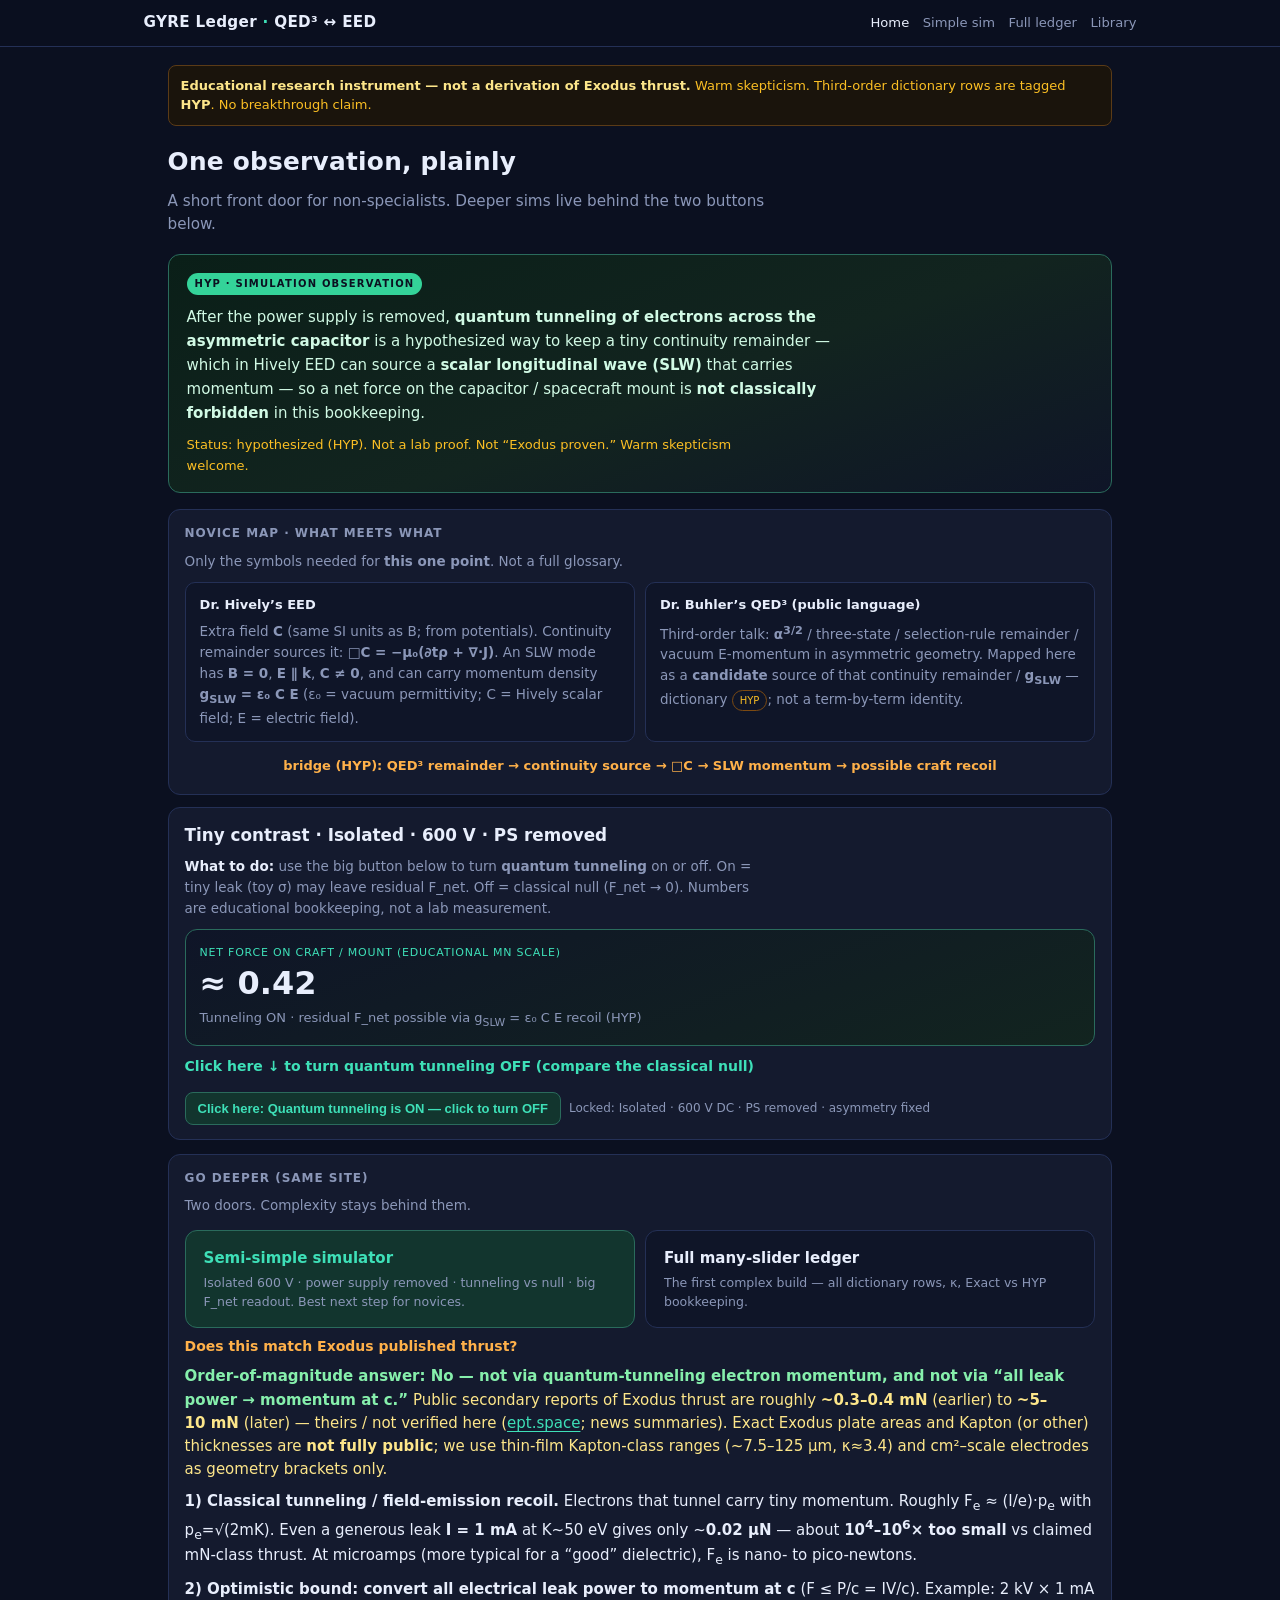
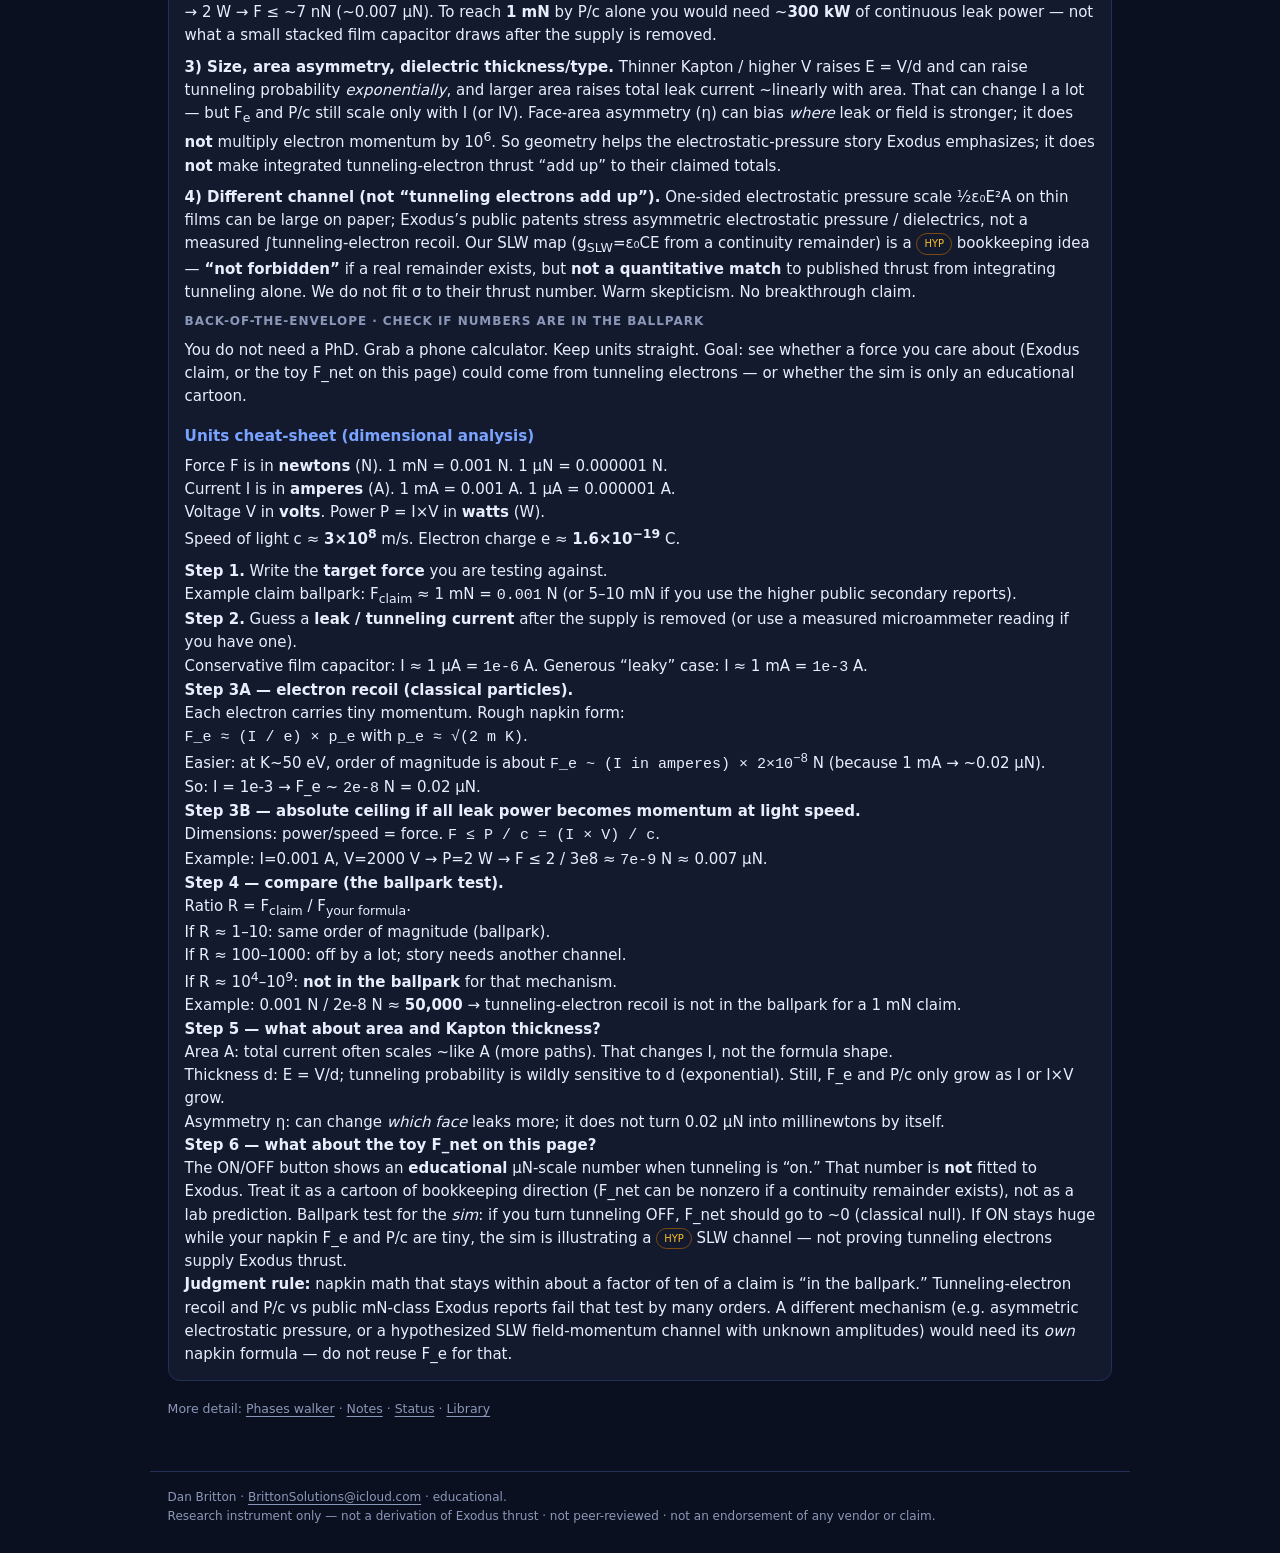
<file: index.html>
<!DOCTYPE html>
<html lang="en">
<head>
<meta charset="UTF-8"/>
<meta name="viewport" content="width=device-width, initial-scale=1"/>
<title>GYRE Ledger · a simple look at EED ↔ QED³</title>
<meta name="description" content="Plain-language front door: after the power supply is removed, a hypothesized tunneling continuity remainder might source an SLW that carries momentum — so a net force is not classically forbidden in this bookkeeping. Warm skepticism. HYP. Not a derivation of Exodus thrust."/>
<link rel="stylesheet" href="style.css"/>
<style>
  .obs{
    margin:0 0 1rem;padding:16px 18px;
    border:1px solid #2a6b5c;border-radius:12px;
    background:linear-gradient(160deg,#0a1f18 0%,#12241f 55%,#0f1528 100%);
  }
  .obs .kicker{
    display:inline-block;font-size:10px;font-weight:700;letter-spacing:.12em;
    text-transform:uppercase;color:#0b1020;background:#34d399;
    padding:3px 8px;border-radius:999px;margin:0 0 10px;
  }
  .obs p{margin:0;color:#d1fae5;font-size:15px;line-height:1.6;max-width:68ch}
  .obs .caveat{margin-top:10px;font-size:13px;color:#fbbf24}
  .map{display:grid;gap:10px}
  @media(min-width:720px){.map{grid-template-columns:1fr 1fr}}
  .map .side{background:var(--bg2);border:1px solid var(--line);border-radius:10px;padding:12px 14px}
  .map .side h3{margin:0 0 6px;font-size:13px;color:var(--ink);text-transform:none;letter-spacing:0}
  .map .side p{margin:0;color:var(--muted);font-size:13.5px;line-height:1.55}
  .map .bridge{
    grid-column:1/-1;text-align:center;font-size:13px;color:var(--qed);
    padding:4px 0;font-weight:600;
  }
  .mini-demo{
    background:var(--panel);border:1px solid var(--line);border-radius:12px;
    padding:14px 16px;margin:0 0 14px;
  }
  .mini-demo h2{margin:0 0 8px}
  .mini-hero{
    background:linear-gradient(160deg,#0f1528 0%,#12241f 100%);
    border:1px solid #2a6b5c;border-radius:12px;padding:14px;margin:10px 0;
  }
  .mini-hero .label{font-size:11px;text-transform:uppercase;letter-spacing:.07em;color:var(--eed);margin:0 0 4px}
  .mini-hero .val{font-size:32px;font-weight:700;font-variant-numeric:tabular-nums;line-height:1.15}
  .mini-hero .dir{font-size:13px;color:var(--muted);margin-top:6px}
  .mini-ctrl{display:flex;flex-wrap:wrap;gap:8px;align-items:center;margin-top:10px}
  .toggle{
    display:inline-flex;align-items:center;gap:8px;
    padding:8px 12px;border-radius:8px;border:1px solid var(--line);
    background:var(--bg2);color:var(--ink);cursor:pointer;font-size:13px;font-weight:600;
  }
  .toggle.on{border-color:#2a6b5c;background:#12352e;color:var(--eed)}
  .toggle.off{border-color:#5b3b16;background:#1a140c;color:#fbbf24}
  .door{
    display:grid;gap:10px;margin:14px 0 8px;
  }
  @media(min-width:560px){.door{grid-template-columns:1fr 1fr}}
  .door a{
    display:block;padding:16px 18px;border-radius:12px;text-decoration:none;
    border:1px solid #2a6b5c;background:#12352e;color:var(--eed);
  }
  .door a:hover{background:#164a40;color:#b6ffe9}
  .door a.secondary{border-color:var(--line);background:var(--bg2);color:var(--ink)}
  .door a.secondary:hover{border-color:#3a4a78;color:#fff}
  .door .t{display:block;font-size:15px;font-weight:700;margin-bottom:4px}
  .door .d{display:block;font-size:12.5px;color:var(--muted);font-weight:400;line-height:1.45}
  .door a:hover .d{color:#a7f3d0}
  .door a.secondary:hover .d{color:var(--muted)}
  details.exodus{
    margin:12px 0 0;padding:10px 12px;border:1px solid var(--line);
    border-radius:10px;background:var(--bg2);color:var(--muted);font-size:13.5px;line-height:1.55;
  }
  details.exodus summary{
    cursor:pointer;color:var(--ink);font-weight:600;font-size:13px;
  }
  details.exodus[open] summary{margin-bottom:8px}
  .more{margin-top:18px;font-size:12.5px;color:var(--muted)}
  .more a{color:var(--muted)}
</style>
</head>
<body>
<div class="sticky"><div class="sticky-inner">
  <a class="brand" href="index.html">GYRE Ledger <span>·</span> QED³ ↔ EED</a>
  <nav class="nav">
    <a href="index.html" class="active">Home</a>
    <a href="isolated-600.html">Simple sim</a>
    <a href="ledger.html">Full ledger</a>
    <a href="library.html">Library</a>
  </nav>
</div></div>

<div class="wrap">
  <div class="banner">
    <b>Educational research instrument — not a derivation of Exodus thrust.</b>
    Warm skepticism. Third-order dictionary rows are tagged <b>HYP</b>. No breakthrough claim.
  </div>

  <h1>One observation, plainly</h1>
  <p class="lede">
    A short front door for non-specialists. Deeper sims live behind the two buttons below.
  </p>

  <div class="obs">
    <span class="kicker">HYP · simulation observation</span>
    <p>
      After the power supply is removed, <b>quantum tunneling of electrons across the asymmetric capacitor</b>
      is a hypothesized way to keep a tiny continuity remainder — which in Hively EED can source a
      <b>scalar longitudinal wave (SLW)</b> that carries momentum — so a net force on the capacitor / spacecraft mount
      is <b>not classically forbidden</b> in this bookkeeping.
    </p>
    <p class="caveat">
      Status: hypothesized (HYP). Not a lab proof. Not “Exodus proven.” Warm skepticism welcome.
    </p>
  </div>

  <div class="card">
    <h2>Novice map · what meets what</h2>
    <p style="margin:0 0 10px;color:var(--muted);font-size:13.5px;max-width:68ch">
      Only the symbols needed for <b>this one point</b>. Not a full glossary.
    </p>
    <div class="map">
      <div class="side">
        <h3>Dr. Hively’s EED</h3>
        <p>
          Extra field <b>C</b> (same SI units as B; from potentials). Continuity remainder sources it:
          <b>□C = −μ₀(∂tρ + ∇·J)</b>.
          An SLW mode has <b>B = 0</b>, <b>E ∥ k</b>, <b>C ≠ 0</b>, and can carry momentum density
          <b>g<sub>SLW</sub> = ε₀ C E</b>
          (ε₀ = vacuum permittivity; C = Hively scalar field; E = electric field).
        </p>
      </div>
      <div class="side">
        <h3>Dr. Buhler’s QED³ (public language)</h3>
        <p>
          Third-order talk: <b>α<sup>3/2</sup></b> / three-state / selection-rule remainder /
          vacuum E-momentum in asymmetric geometry.
          Mapped here as a <b>candidate</b> source of that continuity remainder / <b>g<sub>SLW</sub></b>
          — dictionary <span class="tag hyp">HYP</span>; not a term-by-term identity.
        </p>
      </div>
      <div class="bridge">bridge (HYP): QED³ remainder  →  continuity source  →  □C  →  SLW momentum  →  possible craft recoil</div>
    </div>
  </div>

  <div class="mini-demo">
    <h2>Tiny contrast · Isolated · 600 V · PS removed</h2>
    <p style="margin:0;color:var(--muted);font-size:13.5px;max-width:68ch">
      <b style="color:var(--ink)">What to do:</b> use the big button below to turn <b>quantum tunneling</b> on or off.
      On = tiny leak (toy σ) may leave residual F_net. Off = classical null (F_net → 0).
      Numbers are educational bookkeeping, not a lab measurement.
    </p>
    <div class="mini-hero">
      <div class="label">Net force on craft / mount (educational μN scale)</div>
      <div class="val" id="fNet">≈ 0.42</div>
      <div class="dir" id="fDir">Tunneling ON · residual F_net possible via g<sub>SLW</sub> = ε₀ C E recoil (HYP)</div>
    </div>
    <div class="mini-ctrl">
      <p id="tunnelHint" style="margin:0 0 6px;width:100%;font-size:14px;font-weight:600;color:var(--eed)">
        Click here ↓ to turn quantum tunneling OFF (compare the classical null)
      </p>
      <button type="button" class="toggle on" id="btnTunnel" aria-pressed="true">Click here: Quantum tunneling is ON — click to turn OFF</button>
      <span style="font-size:12px;color:var(--muted)">Locked: Isolated · 600 V DC · PS removed · asymmetry fixed</span>
    </div>
  </div>

  <div class="card" style="margin-bottom:8px">
    <h2>Go deeper (same site)</h2>
    <p style="margin:0;color:var(--muted);font-size:13.5px">Two doors. Complexity stays behind them.</p>
    <div class="door">
      <a href="isolated-600.html">
        <span class="t">Semi-simple simulator</span>
        <span class="d">Isolated 600 V · power supply removed · tunneling vs null · big F_net readout. Best next step for novices.</span>
      </a>
      <a class="secondary" href="ledger.html">
        <span class="t">Full many-slider ledger</span>
        <span class="d">The first complex build — all dictionary rows, κ, Exact vs HYP bookkeeping.</span>
      </a>
    </div>

    <div class="exodus" id="exodus-match">
      <h2 style="margin:0 0 8px;font-size:14px;color:var(--qed);text-transform:none;letter-spacing:0">Does this match Exodus published thrust?</h2>
      <p style="margin:0 0 8px;color:#fde68a">
        <b style="color:#86efac">Order-of-magnitude answer: No — not via quantum-tunneling electron momentum, and not via “all leak power → momentum at c.”</b>
        Public secondary reports of Exodus thrust are roughly <b>~0.3–0.4&nbsp;mN</b> (earlier) to <b>~5–10&nbsp;mN</b> (later) — theirs / not verified here
        (<a href="https://ept.space" rel="noopener noreferrer" target="_blank">ept.space</a>; news summaries).
        Exact Exodus plate areas and Kapton (or other) thicknesses are <b>not fully public</b>; we use thin-film Kapton-class ranges (~7.5–125&nbsp;μm, κ≈3.4) and cm²–scale electrodes as geometry brackets only.
      </p>
      <p style="margin:0 0 8px">
        <b>1) Classical tunneling / field-emission recoil.</b>
        Electrons that tunnel carry tiny momentum. Roughly F<sub>e</sub> ≈ (I/e)·p<sub>e</sub> with p<sub>e</sub>=√(2mK).
        Even a generous leak <b>I = 1&nbsp;mA</b> at K~50&nbsp;eV gives only ~<b>0.02&nbsp;μN</b> — about <b>10<sup>4</sup>–10<sup>6</sup>× too small</b> vs claimed mN-class thrust.
        At microamps (more typical for a “good” dielectric), F<sub>e</sub> is nano- to pico-newtons.
      </p>
      <p style="margin:0 0 8px">
        <b>2) Optimistic bound: convert all electrical leak power to momentum at c</b> (F ≤ P/c = IV/c).
        Example: 2&nbsp;kV × 1&nbsp;mA → 2&nbsp;W → F ≤ ~7&nbsp;nN (~0.007&nbsp;μN).
        To reach <b>1&nbsp;mN</b> by P/c alone you would need ~<b>300&nbsp;kW</b> of continuous leak power — not what a small stacked film capacitor draws after the supply is removed.
      </p>
      <p style="margin:0 0 8px">
        <b>3) Size, area asymmetry, dielectric thickness/type.</b>
        Thinner Kapton / higher V raises E = V/d and can raise tunneling probability <i>exponentially</i>, and larger area raises total leak current ~linearly with area.
        That can change I a lot — but F<sub>e</sub> and P/c still scale only with I (or IV).
        Face-area asymmetry (η) can bias <i>where</i> leak or field is stronger; it does <b>not</b> multiply electron momentum by 10<sup>6</sup>.
        So geometry helps the electrostatic-pressure story Exodus emphasizes; it does <b>not</b> make integrated tunneling-electron thrust “add up” to their claimed totals.
      </p>
      <p style="margin:0 0 8px">
        <b>4) Different channel (not “tunneling electrons add up”).</b>
        One-sided electrostatic pressure scale ½ε₀E²A on thin films can be large on paper; Exodus’s public patents stress asymmetric electrostatic pressure / dielectrics, not a measured ∫tunneling-electron recoil.
        Our SLW map (g<sub>SLW</sub>=ε₀CE from a continuity remainder) is a <span class="tag hyp">HYP</span> bookkeeping idea —
        <b>“not forbidden”</b> if a real remainder exists, but <b>not a quantitative match</b> to published thrust from integrating tunneling alone.
        We do not fit σ to their thrust number. Warm skepticism. No breakthrough claim.
      </p>
    </div>

    <div class="napkin" id="napkin-math">
      <h2>Back-of-the-envelope · check if numbers are in the ballpark</h2>
      <p style="margin:0 0 8px">
        You do not need a PhD. Grab a phone calculator. Keep units straight.
        Goal: see whether a force you care about (Exodus claim, or the toy F_net on this page) could come from tunneling electrons — or whether the sim is only an educational cartoon.
      </p>

      <h3>Units cheat-sheet (dimensional analysis)</h3>
      <p style="margin:0 0 8px">
        Force F is in <b>newtons</b> (N). 1&nbsp;mN = 0.001&nbsp;N. 1&nbsp;μN = 0.000001&nbsp;N.<br/>
        Current I is in <b>amperes</b> (A). 1&nbsp;mA = 0.001&nbsp;A. 1&nbsp;μA = 0.000001&nbsp;A.<br/>
        Voltage V in <b>volts</b>. Power P = I×V in <b>watts</b> (W).<br/>
        Speed of light c ≈ <b>3×10<sup>8</sup></b> m/s. Electron charge e ≈ <b>1.6×10<sup>−19</sup></b> C.
      </p>

      <div class="step">
        <b class="num">Step 1.</b> Write the <b>target force</b> you are testing against.<br/>
        Example claim ballpark: F<sub>claim</sub> ≈ 1&nbsp;mN = <code>0.001</code> N
        (or 5–10&nbsp;mN if you use the higher public secondary reports).
      </div>
      <div class="step">
        <b class="num">Step 2.</b> Guess a <b>leak / tunneling current</b> after the supply is removed
        (or use a measured microammeter reading if you have one).<br/>
        Conservative film capacitor: I ≈ 1&nbsp;μA = <code>1e-6</code> A.
        Generous “leaky” case: I ≈ 1&nbsp;mA = <code>1e-3</code> A.
      </div>
      <div class="step">
        <b class="num">Step 3A — electron recoil (classical particles).</b><br/>
        Each electron carries tiny momentum. Rough napkin form:<br/>
        <code>F_e ≈ (I / e) × p_e</code> with <code>p_e ≈ √(2 m K)</code>.<br/>
        Easier: at K~50&nbsp;eV, order of magnitude is about
        <code>F_e ~ (I in amperes) × 2×10<sup>−8</sup></code> N
        (because 1&nbsp;mA → ~0.02&nbsp;μN).<br/>
        So: I = 1e-3 → F_e ~ <code>2e-8</code> N = 0.02&nbsp;μN.
      </div>
      <div class="step">
        <b class="num">Step 3B — absolute ceiling if all leak power becomes momentum at light speed.</b><br/>
        Dimensions: power/speed = force. <code>F ≤ P / c = (I × V) / c</code>.<br/>
        Example: I=0.001&nbsp;A, V=2000&nbsp;V → P=2&nbsp;W →
        F ≤ 2 / 3e8 ≈ <code>7e-9</code> N ≈ 0.007&nbsp;μN.
      </div>
      <div class="step">
        <b class="num">Step 4 — compare (the ballpark test).</b><br/>
        Ratio R = F<sub>claim</sub> / F<sub>your formula</sub>.<br/>
        If R ≈ 1–10: same order of magnitude (ballpark).<br/>
        If R ≈ 100–1000: off by a lot; story needs another channel.<br/>
        If R ≈ 10<sup>4</sup>–10<sup>9</sup>: <b>not in the ballpark</b> for that mechanism.<br/>
        Example: 0.001&nbsp;N / 2e-8&nbsp;N ≈ <b>50,000</b> → tunneling-electron recoil is not in the ballpark for a 1&nbsp;mN claim.
      </div>
      <div class="step">
        <b class="num">Step 5 — what about area and Kapton thickness?</b><br/>
        Area A: total current often scales ~like A (more paths). That changes I, not the formula shape.<br/>
        Thickness d: E = V/d; tunneling probability is wildly sensitive to d (exponential). Still, F_e and P/c only grow as I or I×V grow.<br/>
        Asymmetry η: can change <i>which face</i> leaks more; it does not turn 0.02&nbsp;μN into millinewtons by itself.
      </div>
      <div class="step">
        <b class="num">Step 6 — what about the toy F_net on this page?</b><br/>
        The ON/OFF button shows an <b>educational</b> μN-scale number when tunneling is “on.”
        That number is <b>not</b> fitted to Exodus. Treat it as a cartoon of bookkeeping direction
        (F_net can be nonzero if a continuity remainder exists), not as a lab prediction.
        Ballpark test for the <i>sim</i>: if you turn tunneling OFF, F_net should go to ~0 (classical null). If ON stays huge while your napkin F_e and P/c are tiny, the sim is illustrating a <span class="tag hyp">HYP</span> SLW channel — not proving tunneling electrons supply Exodus thrust.
      </div>

      <div class="judge">
        <b>Judgment rule:</b> napkin math that stays within about a factor of ten of a claim is “in the ballpark.”
        Tunneling-electron recoil and P/c vs public mN-class Exodus reports fail that test by many orders.
        A different mechanism (e.g. asymmetric electrostatic pressure, or a hypothesized SLW field-momentum channel with unknown amplitudes) would need its <i>own</i> napkin formula — do not reuse F_e for that.
      </div>
    </div>
  </div>

  <p class="more">
    More detail:
    <a href="phases.html">Phases walker</a> ·
    <a href="notes.html">Notes</a> ·
    <a href="status.html">Status</a> ·
    <a href="library.html">Library</a>
  </p>
</div>

<div class="footer">
  Dan Britton · <a href="mailto:BrittonSolutions@icloud.com">BrittonSolutions@icloud.com</a> · educational.<br/>
  Research instrument only — not a derivation of Exodus thrust · not peer-reviewed · not an endorsement of any vendor or claim.
</div>

<script>
(function(){
  var on = true;
  var btn = document.getElementById("btnTunnel");
  var fNet = document.getElementById("fNet");
  var fDir = document.getElementById("fDir");
  var hint = document.getElementById("tunnelHint");
  function paint(){
    if (on) {
      btn.textContent = "Click here: Quantum tunneling is ON — click to turn OFF";
      btn.className = "toggle on";
      btn.setAttribute("aria-pressed", "true");
      if (hint) hint.textContent = "Click here ↓ to turn quantum tunneling OFF (compare the classical null)";
      fNet.textContent = "≈ 0.42";
      fDir.innerHTML = "Tunneling ON · residual F_net possible via g<sub>SLW</sub> = ε₀ C E recoil (HYP)";
    } else {
      btn.textContent = "Click here: Quantum tunneling is OFF — click to turn ON";
      btn.className = "toggle off";
      btn.setAttribute("aria-pressed", "false");
      if (hint) hint.textContent = "Click here ↓ to turn quantum tunneling ON (hypothesized leak / possible F_net)";
      fNet.textContent = "≈ 0.00";
      fDir.textContent = "Classical null · σ = 0 · static + J = 0 ⇒ no SLW ⇒ F_net → 0";
    }
  }
  btn.addEventListener("click", function(){ on = !on; paint(); });
  paint();
})();
</script>
</body>
</html>
</file>
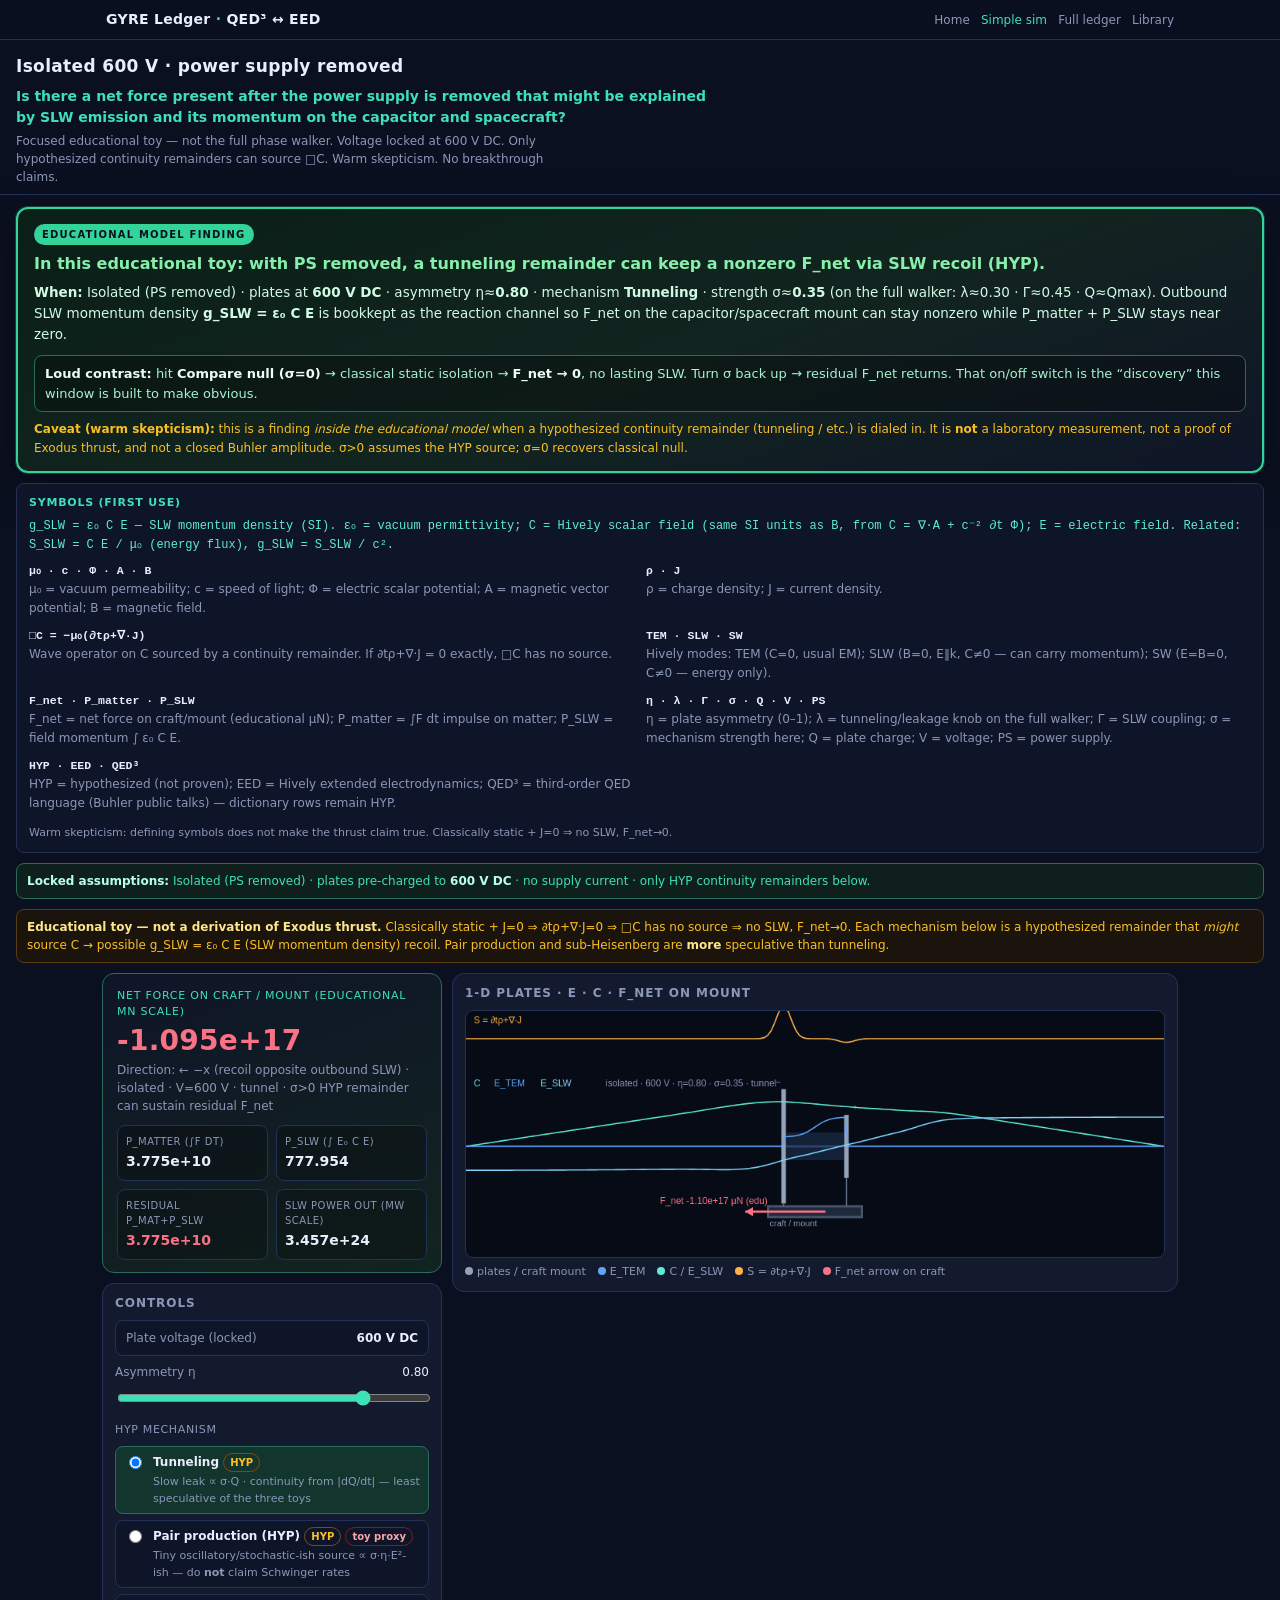
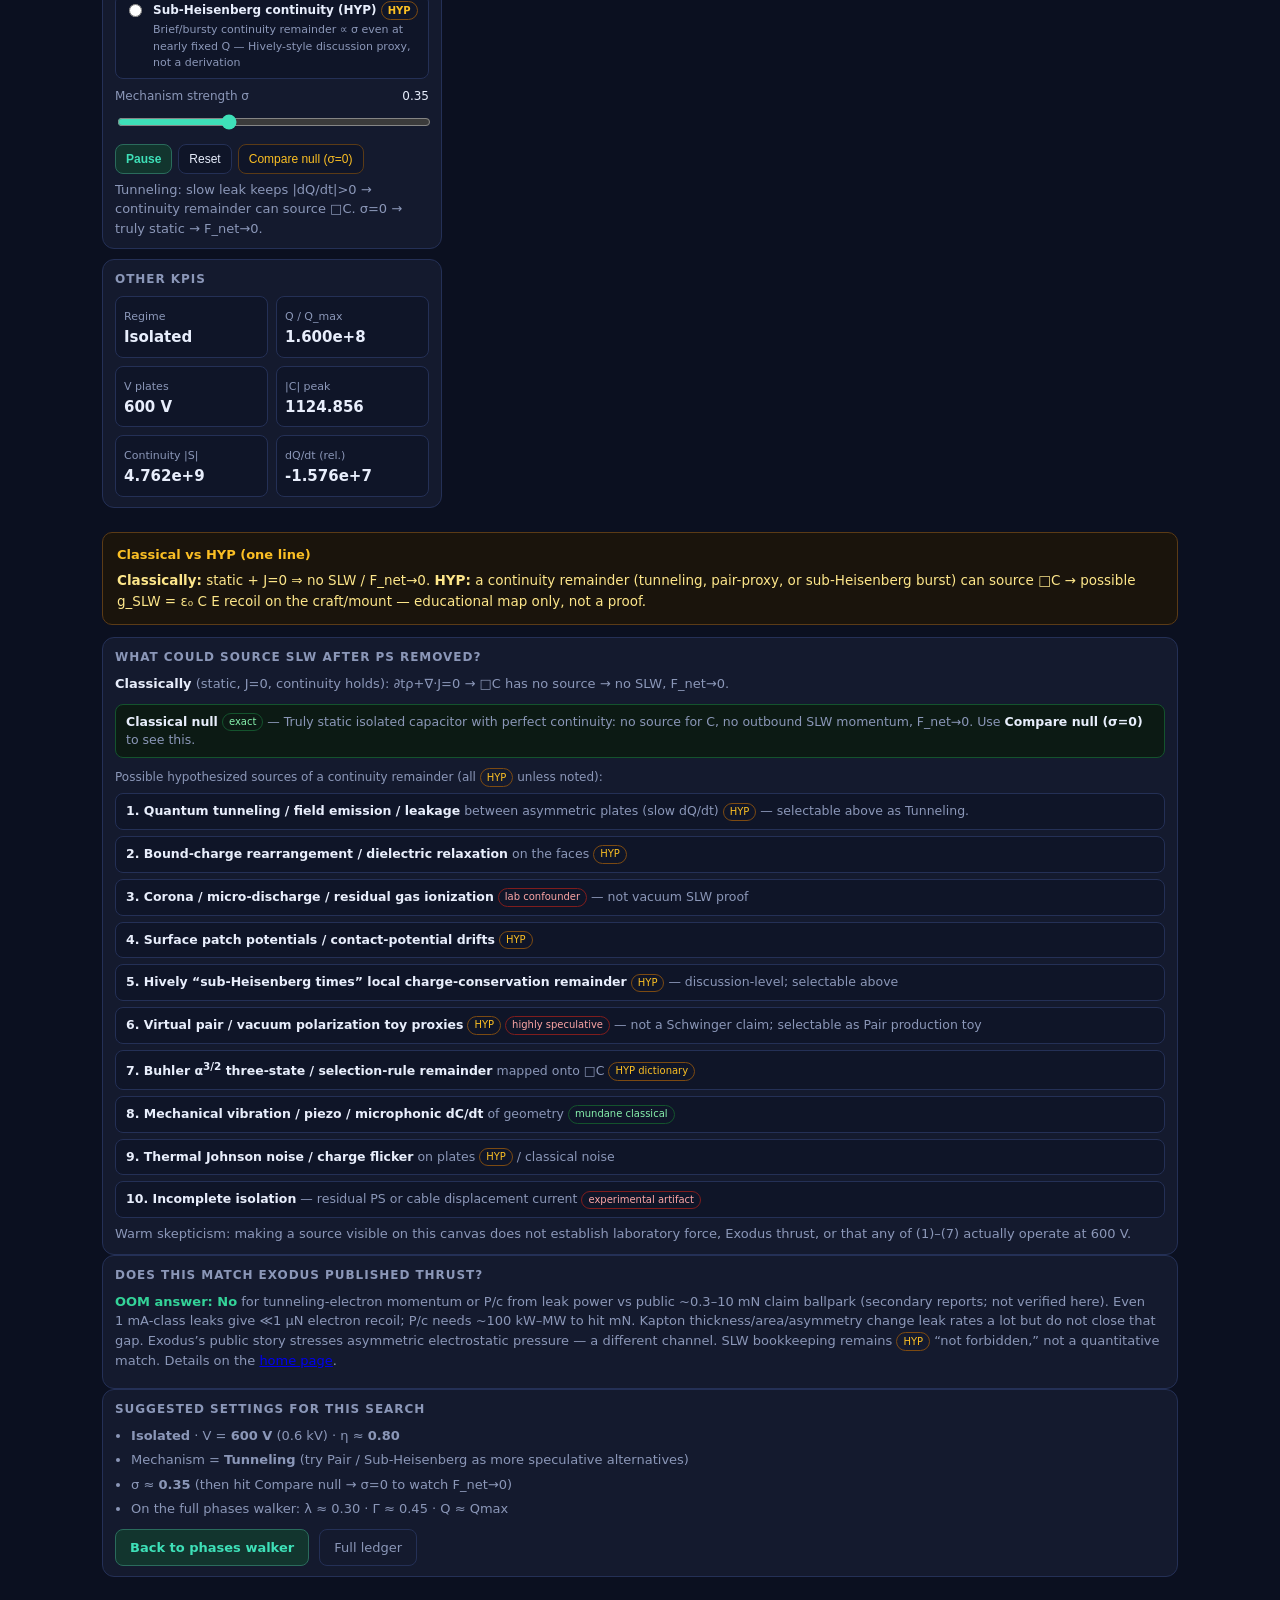
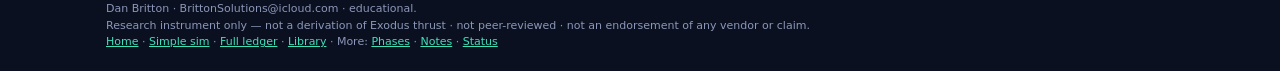
<file: isolated-600.html>
<!DOCTYPE html>
<html lang="en">
<head>
<meta charset="UTF-8"/>
<meta name="viewport" content="width=device-width, initial-scale=1, maximum-scale=1"/>
<title>Isolated 600 V · SLW after PS removed? · GYRE Ledger</title>
<meta name="description" content="Educational simulator: power supply removed, capacitor pre-charged to 600 V DC. Asks whether a net force might be explained by SLW emission. Warm skepticism — HYP mechanisms only."/>
<style>
  :root{
    --bg:#0b1020; --bg2:#0f1528; --panel:#141a2e; --ink:#e8eefc; --muted:#8b97b8;
    --line:#243056; --ced:#7aa2ff; --eed:#3ee0b8; --qed:#ffb14a;
    --slw:#5eead4; --sw:#c4b5fd; --tem:#60a5fa; --warn:#fb7185;
    --ok:#34d399; --plate:#94a3b8;
  }
  *{box-sizing:border-box}
  html,body{margin:0;background:var(--bg);color:var(--ink);font:14px/1.5 ui-sans-serif,system-ui,-apple-system,Segoe UI,sans-serif}
  .sticky{position:sticky;top:0;z-index:50;backdrop-filter:blur(12px);background:rgba(11,16,32,.92);border-bottom:1px solid var(--line)}
  .sticky-inner{max-width:1100px;margin:0 auto;padding:.65rem 16px;display:flex;flex-wrap:wrap;gap:.5rem 1rem;align-items:center;justify-content:space-between}
  .brand{font-size:14px;letter-spacing:.02em;color:var(--ink);text-decoration:none;font-weight:600}
  .brand span{color:var(--eed)}
  .nav{display:flex;flex-wrap:wrap;gap:.45rem .8rem;font-size:12px}
  .nav a{color:var(--muted);text-decoration:none}
  .nav a:hover,.nav a.active{color:var(--ink)}
  .nav a.active{color:var(--eed)}
  header{padding:14px 16px 8px;border-bottom:1px solid var(--line)}
  header h1{margin:0;font-size:17px;letter-spacing:.02em}
  header .lede{margin:6px 0 0;color:var(--eed);font-size:14px;font-weight:600;max-width:72ch}
  header .sub{margin:4px 0 0;color:var(--muted);font-size:12px;max-width:72ch}
  .banner{margin:10px 16px 0;padding:8px 10px;border:1px solid #5b3b16;background:#1a140c;color:#fbbf24;font-size:12px;border-radius:8px;line-height:1.5}
  .banner b{color:#fde68a}
  .lock{margin:10px 16px 0;padding:8px 10px;border:1px solid #2a6b5c;background:#0f1f1c;color:var(--eed);font-size:12px;border-radius:8px;line-height:1.5}
  .lock b{color:#b6ffe9}
  .wrap{display:grid;grid-template-columns:1fr;gap:10px;padding:10px 12px 24px;max-width:1100px;margin:0 auto}
  @media(min-width:980px){.wrap{grid-template-columns:340px 1fr}}
  .card{background:var(--panel);border:1px solid var(--line);border-radius:12px;padding:10px 12px}
  .card h2{margin:0 0 8px;font-size:12px;text-transform:uppercase;letter-spacing:.08em;color:var(--muted)}
  .card p,.card li{color:var(--muted);font-size:13px}
  label{display:flex;justify-content:space-between;align-items:center;gap:8px;margin:7px 0;font-size:12px;color:var(--muted)}
  label span.v{color:var(--ink);font-variant-numeric:tabular-nums;min-width:64px;text-align:right}
  input[type=range]{width:100%;accent-color:var(--eed)}
  button{background:#0f1528;color:var(--ink);border:1px solid var(--line);border-radius:8px;padding:7px 10px;cursor:pointer;font-size:12px}
  button.primary{background:#12352e;border-color:#2a6b5c;color:var(--eed);font-weight:600}
  button.null{border-color:#5b3b16;color:#fbbf24}
  .row{display:flex;gap:6px;flex-wrap:wrap;margin-top:8px}
  canvas{width:100%;height:auto;aspect-ratio:900/320;background:#070b16;border-radius:8px;border:1px solid var(--line);display:block}
  .legend{display:flex;flex-wrap:wrap;gap:8px 12px;margin-top:6px;font-size:11px;color:var(--muted)}
  .dot{display:inline-block;width:8px;height:8px;border-radius:50%;margin-right:4px}
  .grid2{display:grid;grid-template-columns:1fr 1fr;gap:8px}
  .kpi{background:#0f1528;border:1px solid var(--line);border-radius:8px;padding:8px}
  .kpi b{display:block;font-size:15px;font-variant-numeric:tabular-nums}
  .kpi span{color:var(--muted);font-size:11px}
  .hero{
    background:linear-gradient(160deg,#0f1528 0%,#12241f 100%);
    border:1px solid #2a6b5c;border-radius:12px;padding:14px 14px 12px;margin:0 0 10px;
  }
  .hero .label{font-size:11px;text-transform:uppercase;letter-spacing:.07em;color:var(--eed);margin:0 0 4px}
  .hero .val{font-size:28px;font-weight:700;font-variant-numeric:tabular-nums;letter-spacing:.01em;line-height:1.15}
  .hero .dir{font-size:12px;color:var(--muted);margin-top:4px}
  .hero .pair{display:grid;grid-template-columns:1fr 1fr;gap:8px;margin-top:10px}
  .hero .mini{background:rgba(0,0,0,.25);border:1px solid var(--line);border-radius:8px;padding:8px}
  .hero .mini span{display:block;font-size:10px;color:var(--muted);text-transform:uppercase;letter-spacing:.05em}
  .hero .mini b{display:block;font-size:14px;font-variant-numeric:tabular-nums;margin-top:2px}
  .tag{display:inline-block;font-size:10px;padding:1px 6px;border-radius:999px;border:1px solid var(--line);color:var(--muted);vertical-align:middle}
  .tag.hyp{border-color:#7c4a12;color:#fbbf24}
  .tag.ex{border-color:#14532d;color:#86efac}
  .tag.warn{border-color:#7f1d1d;color:#fca5a5}
  .locked{display:flex;align-items:center;justify-content:space-between;gap:8px;padding:8px 10px;background:#0f1528;border:1px solid var(--line);border-radius:8px;margin:7px 0;font-size:12px;color:var(--muted)}
  .locked b{color:var(--ink);font-variant-numeric:tabular-nums}
  .mech{display:flex;flex-direction:column;gap:6px;margin:8px 0}
  .mech label.radio{display:flex;align-items:flex-start;gap:8px;margin:0;justify-content:flex-start;cursor:pointer;padding:6px 8px;border:1px solid var(--line);border-radius:8px;background:#0f1528}
  .mech label.radio:hover{border-color:#2a6b5c}
  .mech label.radio.on{border-color:#2a6b5c;background:#12352e}
  .mech label.radio input{margin-top:3px}
  .mech .mt{color:var(--ink);font-size:12px;font-weight:600}
  .mech .md{color:var(--muted);font-size:11px;margin-top:2px}
  .full{max-width:1100px;margin:0 auto;padding:0 12px 24px}
  footer{color:var(--muted);font-size:11px;padding:0 16px 20px;max-width:1100px;margin:0 auto}
  footer a{color:var(--eed)}
  .note{font-size:12px;color:var(--muted);margin:6px 0 0}

  .finding{
    margin:12px 16px 0;padding:14px 16px;
    border:2px solid #34d399;border-radius:12px;
    background:linear-gradient(160deg,#0a1f18 0%,#12241f 55%,#0f1528 100%);
    box-shadow:0 0 0 1px rgba(52,211,153,.25), 0 12px 40px rgba(0,0,0,.35);
  }
  .finding .kicker{
    display:inline-block;font-size:10px;font-weight:700;letter-spacing:.12em;
    text-transform:uppercase;color:#0b1020;background:#34d399;
    padding:3px 8px;border-radius:999px;margin:0 0 8px;
  }
  .finding h2{margin:0 0 8px;font-size:16px;color:#86efac;text-transform:none;letter-spacing:0;line-height:1.35}
  .finding p{margin:0;color:#d1fae5;font-size:13.5px;line-height:1.55}
  .finding .preset{margin-top:10px;padding:8px 10px;background:rgba(0,0,0,.28);border:1px solid #2a6b5c;border-radius:8px;font-size:13px;color:#a7f3d0}
  .finding .preset b{color:#ecfdf5}
  .finding .caveat{margin-top:8px;font-size:12px;color:#fbbf24}

  ul.clean{margin:.35rem 0;padding-left:1.15rem}
  ul.clean li{margin:.35rem 0}
  .src-list{list-style:none;padding:0;margin:0}
  .src-list li{padding:8px 10px;margin:0 0 6px;background:#0f1528;border:1px solid var(--line);border-radius:8px;font-size:12.5px;color:var(--muted);line-height:1.45}
  .src-list li b{color:var(--ink)}
  .src-null{border-color:#14532d !important;background:#0c1a14 !important}
  .answer{border:1px solid #5b3b16;background:#1a140c;border-radius:10px;padding:12px 14px;margin:0 0 12px}
  .answer h2{color:#fbbf24;margin:0 0 6px;font-size:13px;text-transform:none;letter-spacing:0}
  .answer p{color:#fde68a;margin:0;font-size:13.5px;line-height:1.55}

  .glossary{margin:10px 16px 0;padding:10px 12px;border:1px solid var(--line);background:var(--bg2,#0f1528);border-radius:8px;font-size:12px;color:var(--muted);line-height:1.55}
  .glossary h3{margin:0 0 6px;font-size:11px;text-transform:uppercase;letter-spacing:.07em;color:var(--eed)}
  .glossary dl{margin:0;display:grid;grid-template-columns:1fr;gap:4px 12px}
  @media(min-width:720px){.glossary dl{grid-template-columns:1fr 1fr}}
  .glossary dt{color:var(--ink);font-weight:600;font-family:ui-monospace,SFMono-Regular,Menlo,monospace;font-size:11.5px}
  .glossary dd{margin:0 0 6px;padding-left:0}
  .glossary .g-lead{margin:0 0 8px;color:var(--slw,#5eead4);font-family:ui-monospace,SFMono-Regular,Menlo,monospace;font-size:12px}

</style>
</head>
<body>
<div class="sticky"><div class="sticky-inner">
  <a class="brand" href="index.html">GYRE Ledger <span>·</span> QED³ ↔ EED</a>
  <nav class="nav">
    <a href="index.html">Home</a>
    <a class="active" href="isolated-600.html">Simple sim</a>
    <a href="ledger.html">Full ledger</a>
    <a href="library.html">Library</a>
  </nav>
</div></div>

<header>
  <h1>Isolated 600 V · power supply removed</h1>
  <p class="lede">Is there a net force present after the power supply is removed that might be explained by SLW emission and its momentum on the capacitor and spacecraft?</p>
  <p class="sub">Focused educational toy — not the full phase walker. Voltage locked at 600 V DC. Only hypothesized continuity remainders can source □C. Warm skepticism. No breakthrough claims.</p>
</header>

<div class="finding" id="finding">
  <span class="kicker">Educational model finding</span>
  <h2>In this educational toy: with PS removed, a tunneling remainder can keep a nonzero F_net via SLW recoil (HYP).</h2>
  <p>
    <b>When:</b> Isolated (PS removed) · plates at <b>600&nbsp;V&nbsp;DC</b> · asymmetry η≈<b>0.80</b> · mechanism <b>Tunneling</b> · strength σ≈<b>0.35</b>
    (on the full walker: λ≈0.30 · Γ≈0.45 · Q≈Qmax).
    Outbound SLW momentum density <b>g_SLW = ε₀ C E</b> is bookkept as the reaction channel so F_net on the capacitor/spacecraft mount can stay nonzero while P_matter + P_SLW stays near zero.
  </p>
  <div class="preset">
    <b>Loud contrast:</b> hit <b>Compare null (σ=0)</b> → classical static isolation → <b>F_net → 0</b>, no lasting SLW.
    Turn σ back up → residual F_net returns. That on/off switch is the “discovery” this window is built to make obvious.
  </div>
  <p class="caveat">
    <b>Caveat (warm skepticism):</b> this is a finding <i>inside the educational model</i> when a hypothesized continuity remainder (tunneling / etc.) is dialed in.
    It is <b>not</b> a laboratory measurement, not a proof of Exodus thrust, and not a closed Buhler amplitude. σ&gt;0 assumes the HYP source; σ=0 recovers classical null.
  </p>
</div>


<div class="glossary" id="symbols">
  <h3>Symbols (first use)</h3>
  <p class="g-lead">g_SLW = ε₀ C E — SLW momentum density (SI). ε₀ = vacuum permittivity; C = Hively scalar field (same SI units as B, from C = ∇·A + c⁻² ∂t Φ); E = electric field. Related: S_SLW = C E / μ₀ (energy flux), g_SLW = S_SLW / c².</p>
  <dl>
    <div><dt>μ₀ · c · Φ · A · B</dt><dd>μ₀ = vacuum permeability; c = speed of light; Φ = electric scalar potential; A = magnetic vector potential; B = magnetic field.</dd></div>
    <div><dt>ρ · J</dt><dd>ρ = charge density; J = current density.</dd></div>
    <div><dt>□C = −μ₀(∂tρ+∇·J)</dt><dd>Wave operator on C sourced by a continuity remainder. If ∂tρ+∇·J = 0 exactly, □C has no source.</dd></div>
    <div><dt>TEM · SLW · SW</dt><dd>Hively modes: TEM (C=0, usual EM); SLW (B=0, E∥k, C≠0 — can carry momentum); SW (E=B=0, C≠0 — energy only).</dd></div>
    <div><dt>F_net · P_matter · P_SLW</dt><dd>F_net = net force on craft/mount (educational μN); P_matter = ∫F dt impulse on matter; P_SLW = field momentum ∫ ε₀ C E.</dd></div>
    <div><dt>η · λ · Γ · σ · Q · V · PS</dt><dd>η = plate asymmetry (0–1); λ = tunneling/leakage knob on the full walker; Γ = SLW coupling; σ = mechanism strength here; Q = plate charge; V = voltage; PS = power supply.</dd></div>
    <div><dt>HYP · EED · QED³</dt><dd>HYP = hypothesized (not proven); EED = Hively extended electrodynamics; QED³ = third-order QED language (Buhler public talks) — dictionary rows remain HYP.</dd></div>
  </dl>
  <p style="margin:6px 0 0;font-size:11px">Warm skepticism: defining symbols does not make the thrust claim true. Classically static + J=0 ⇒ no SLW, F_net→0.</p>
</div>

<div class="lock">
  <b>Locked assumptions:</b> Isolated (PS removed) · plates pre-charged to <b>600 V DC</b> · no supply current · only HYP continuity remainders below.
</div>

<div class="banner">
  <b>Educational toy — not a derivation of Exodus thrust.</b>
  Classically static + J=0 ⇒ ∂tρ+∇·J=0 ⇒ □C has no source ⇒ no SLW, F_net→0.
  Each mechanism below is a hypothesized remainder that <i>might</i> source C → possible g_SLW = ε₀ C E (SLW momentum density) recoil. Pair production and sub-Heisenberg are <b>more</b> speculative than tunneling.
</div>

<div class="wrap">
  <div>
    <div class="hero" id="heroForce">
      <div class="label">Net force on craft / mount (educational μN scale)</div>
      <div class="val" id="kF">0.000</div>
      <div class="dir" id="kFdir">Direction: — · isolated · V=600 V</div>
      <div class="pair">
        <div class="mini"><span>P_matter (∫F dt)</span><b id="kPmat">0</b></div>
        <div class="mini"><span>P_SLW (∫ ε₀ C E)</span><b id="kPslw">0</b></div>
        <div class="mini"><span>Residual P_mat+P_SLW</span><b id="kP">0</b></div>
        <div class="mini"><span>SLW power out (μW scale)</span><b id="kW">0</b></div>
      </div>
    </div>

    <div class="card">
      <h2>Controls</h2>
      <div class="locked"><span>Plate voltage (locked)</span><b>600 V DC</b></div>
      <label>Asymmetry η <span class="v" id="vEta">0.80</span></label>
      <input id="eta" type="range" min="0" max="1" step="0.01" value="0.80"/>

      <p style="margin:10px 0 4px;font-size:11px;text-transform:uppercase;letter-spacing:.06em;color:var(--muted)">HYP mechanism</p>
      <div class="mech" id="mechBox">
        <label class="radio on" data-m="tunnel">
          <input type="radio" name="mech" value="tunnel" checked/>
          <div>
            <div class="mt">Tunneling <span class="tag hyp">HYP</span></div>
            <div class="md">Slow leak ∝ σ·Q · continuity from |dQ/dt| — least speculative of the three toys</div>
          </div>
        </label>
        <label class="radio" data-m="pair">
          <input type="radio" name="mech" value="pair"/>
          <div>
            <div class="mt">Pair production (HYP) <span class="tag hyp">HYP</span> <span class="tag warn">toy proxy</span></div>
            <div class="md">Tiny oscillatory/stochastic-ish source ∝ σ·η·E²-ish — do <b>not</b> claim Schwinger rates</div>
          </div>
        </label>
        <label class="radio" data-m="subh">
          <input type="radio" name="mech" value="subh"/>
          <div>
            <div class="mt">Sub-Heisenberg continuity (HYP) <span class="tag hyp">HYP</span></div>
            <div class="md">Brief/bursty continuity remainder ∝ σ even at nearly fixed Q — Hively-style discussion proxy, not a derivation</div>
          </div>
        </label>
      </div>

      <label>Mechanism strength σ <span class="v" id="vSig">0.35</span></label>
      <input id="sig" type="range" min="0" max="1" step="0.01" value="0.35"/>
      <div class="row">
        <button class="primary" id="btnRun" type="button">Pause</button>
        <button id="btnReset" type="button">Reset</button>
        <button class="null" id="btnNull" type="button">Compare null (σ=0)</button>
      </div>
      <p class="note" id="mechHint">Tunneling: slow leak keeps |dQ/dt|&gt;0 → continuity remainder can source □C. σ=0 → truly static → F_net→0.</p>
    </div>

    <div class="card" style="margin-top:10px">
      <h2>Other KPIs</h2>
      <div class="grid2">
        <div class="kpi"><span>Regime</span><b>Isolated</b></div>
        <div class="kpi"><span>Q / Q_max</span><b id="kQ">1.00</b></div>
        <div class="kpi"><span>V plates</span><b>600 V</b></div>
        <div class="kpi"><span>|C| peak</span><b id="kC">0</b></div>
        <div class="kpi"><span>Continuity |S|</span><b id="kS">0</b></div>
        <div class="kpi"><span>dQ/dt (rel.)</span><b id="kDQ">0</b></div>
      </div>
    </div>
  </div>

  <div>
    <div class="card">
      <h2>1-D plates · E · C · F_net on mount</h2>
      <canvas id="cv" width="900" height="320"></canvas>
      <div class="legend">
        <span><i class="dot" style="background:var(--plate)"></i>plates / craft mount</span>
        <span><i class="dot" style="background:var(--tem)"></i>E_TEM</span>
        <span><i class="dot" style="background:var(--slw)"></i>C / E_SLW</span>
        <span><i class="dot" style="background:var(--qed)"></i>S = ∂tρ+∇·J</span>
        <span><i class="dot" style="background:var(--warn)"></i>F_net arrow on craft</span>
      </div>
    </div>
  </div>
</div>

<div class="full">
  <div class="answer">
    <h2>Classical vs HYP (one line)</h2>
    <p>
      <b>Classically:</b> static + J=0 ⇒ no SLW / F_net→0.
      <b>HYP:</b> a continuity remainder (tunneling, pair-proxy, or sub-Heisenberg burst) can source □C → possible g_SLW = ε₀ C E recoil on the craft/mount — educational map only, not a proof.
    </p>
  </div>

  <div class="card" id="source-list">
    <h2>What could source SLW after PS removed?</h2>
    <p style="margin:0 0 10px">
      <b style="color:var(--ink)">Classically</b> (static, J=0, continuity holds): ∂tρ+∇·J=0 → □C has no source → no SLW, F_net→0.
    </p>
    <ul class="src-list">
      <li class="src-null"><b>Classical null</b> <span class="tag ex">exact</span> — Truly static isolated capacitor with perfect continuity: no source for C, no outbound SLW momentum, F_net→0. Use <b>Compare null (σ=0)</b> to see this.</li>
    </ul>
    <p style="margin:10px 0 6px;font-size:12px;color:var(--muted)">Possible hypothesized sources of a continuity remainder (all <span class="tag hyp">HYP</span> unless noted):</p>
    <ul class="src-list">
      <li><b>1. Quantum tunneling / field emission / leakage</b> between asymmetric plates (slow dQ/dt) <span class="tag hyp">HYP</span> — selectable above as Tunneling.</li>
      <li><b>2. Bound-charge rearrangement / dielectric relaxation</b> on the faces <span class="tag hyp">HYP</span></li>
      <li><b>3. Corona / micro-discharge / residual gas ionization</b> <span class="tag warn">lab confounder</span> — not vacuum SLW proof</li>
      <li><b>4. Surface patch potentials / contact-potential drifts</b> <span class="tag hyp">HYP</span></li>
      <li><b>5. Hively “sub-Heisenberg times” local charge-conservation remainder</b> <span class="tag hyp">HYP</span> — discussion-level; selectable above</li>
      <li><b>6. Virtual pair / vacuum polarization toy proxies</b> <span class="tag hyp">HYP</span> <span class="tag warn">highly speculative</span> — not a Schwinger claim; selectable as Pair production toy</li>
      <li><b>7. Buhler α<sup>3/2</sup> three-state / selection-rule remainder</b> mapped onto □C <span class="tag hyp">HYP dictionary</span></li>
      <li><b>8. Mechanical vibration / piezo / microphonic dC/dt</b> of geometry <span class="tag ex">mundane classical</span></li>
      <li><b>9. Thermal Johnson noise / charge flicker</b> on plates <span class="tag hyp">HYP</span> / classical noise</li>
      <li><b>10. Incomplete isolation</b> — residual PS or cable displacement current <span class="tag warn">experimental artifact</span></li>
    </ul>
    <p class="note">Warm skepticism: making a source visible on this canvas does not establish laboratory force, Exodus thrust, or that any of (1)–(7) actually operate at 600 V.</p>
  </div>


  <div class="card" id="exodus-match">
    <h2>Does this match Exodus published thrust?</h2>
    <p style="margin:0 0 8px"><b style="color:var(--ok)">OOM answer: No</b> for tunneling-electron momentum or P/c from leak power vs public ~0.3–10&nbsp;mN claim ballpark (secondary reports; not verified here). Even 1&nbsp;mA-class leaks give ≪1&nbsp;μN electron recoil; P/c needs ~100&nbsp;kW–MW to hit mN. Kapton thickness/area/asymmetry change leak rates a lot but do not close that gap. Exodus’s public story stresses asymmetric electrostatic pressure — a different channel. SLW bookkeeping remains <span class="tag hyp">HYP</span> “not forbidden,” not a quantitative match. Details on the <a href="index.html#exodus-match">home page</a>.</p>
  </div>

  <div class="card">
    <h2>Suggested settings for this search</h2>
    <ul class="clean">
      <li><b>Isolated</b> · V = <b>600 V</b> (0.6 kV) · η ≈ <b>0.80</b></li>
      <li>Mechanism = <b>Tunneling</b> (try Pair / Sub-Heisenberg as more speculative alternatives)</li>
      <li>σ ≈ <b>0.35</b> (then hit Compare null → σ=0 to watch F_net→0)</li>
      <li>On the full phases walker: λ ≈ 0.30 · Γ ≈ 0.45 · Q ≈ Qmax</li>
    </ul>
    <p class="note" style="margin-top:10px">
      <a href="phases.html#iso600" style="display:inline-block;padding:8px 14px;border-radius:8px;background:#12352e;border:1px solid #2a6b5c;color:var(--eed);text-decoration:none;font-weight:600">Back to phases walker</a>
      <a href="ledger.html" style="display:inline-block;padding:8px 14px;border-radius:8px;border:1px solid var(--line);color:var(--muted);text-decoration:none;margin-left:6px">Full ledger</a>
    </p>
  </div>
</div>

<footer>
  Dan Britton · BrittonSolutions@icloud.com · educational.<br/>
  Research instrument only — not a derivation of Exodus thrust · not peer-reviewed · not an endorsement of any vendor or claim.<br/>
  <a href="index.html">Home</a> · <a href="isolated-600.html">Simple sim</a> · <a href="ledger.html">Full ledger</a> · <a href="library.html">Library</a> · More: <a href="phases.html">Phases</a> · <a href="notes.html">Notes</a> · <a href="status.html">Status</a>
</footer>

<script>
(function(){
  const c0 = 2.99792458e8, mu0 = 4*Math.PI*1e-7, eps0 = 1/(mu0*c0*c0);
  const N = 200, L = 2.0, dx = (2*L)/(N-1);
  const xs = Float64Array.from({length:N}, (_,i)=> -L + i*dx);
  const plateL = -0.18, plateR = 0.18;
  const Vfixed = 600; // volts, locked
  const dt = 0.4 * dx / c0;

  let C = new Float64Array(N), Ct = new Float64Array(N);
  let EL = new Float64Array(N);
  let t = 0, running = true;
  let Q = 1, Qmax = 1;
  let accP = 0;
  let burstClock = 0;
  let mech = "tunnel";

  const $ = id => document.getElementById(id);
  function fmt(x, d=3){
    if (!isFinite(x)) return "—";
    const a = Math.abs(x);
    if (a !== 0 && (a < 1e-3 || a >= 1e4)) return x.toExponential(d);
    return x.toFixed(d);
  }
  function sanitize(arr){
    for (let i=0;i<arr.length;i++) if (!isFinite(arr[i])) arr[i]=0;
  }

  function srcProfile(eta){
    const s = new Float64Array(N);
    for (let i=0;i<N;i++){
      const x = xs[i];
      const left = Math.exp(-(((x-plateL)/0.06)**2));
      const right= Math.exp(-(((x-plateR)/0.06)**2));
      s[i] = (1+eta)*left - (1-eta)*right;
    }
    return s;
  }

  const HINTS = {
    tunnel: "Tunneling: slow leak keeps |dQ/dt|>0 → continuity remainder can source □C. σ=0 → truly static → F_net→0.",
    pair: "Pair production (toy proxy only): oscillatory/stochastic-ish source ∝ σ·η·E²-ish. Not a Schwinger rate claim.",
    subh: "Sub-Heisenberg continuity (HYP): brief/bursty remainder ∝ σ even at nearly fixed Q — discussion proxy, not a derivation."
  };

  function syncLabels(){
    $("vEta").textContent = (+$("eta").value).toFixed(2);
    $("vSig").textContent = (+$("sig").value).toFixed(2);
  }

  function setMech(m){
    mech = m;
    document.querySelectorAll(".mech label.radio").forEach(lab=>{
      const on = lab.getAttribute("data-m")===mech;
      lab.classList.toggle("on", on);
      const inp = lab.querySelector("input");
      if (inp) inp.checked = on;
    });
    $("mechHint").textContent = HINTS[mech] || "";
  }

  function step(wallDt){
    const eta = +$("eta").value;
    const sig = +$("sig").value;
    const gap = plateR - plateL;
    Qmax = Math.max(1e-12, eps0 * (Vfixed/gap) * gap);
    // Keep Q near Qmax for 600 V readout; tunneling slowly bleeds educationally
    if (Q <= 0) Q = Qmax;
    const wdt = Math.min(0.05, Math.max(0.001, wallDt || 0.016));

    let dQdt = 0;
    let Samp = 0;
    const DEMO_SCALE = 90;
    const E0base = Vfixed / gap;
    // Refresh Q toward Qmax so voltage stays ~600 V educationally unless tunneling bleeds
    if (mech === "tunnel" && sig > 1e-6){
      dQdt = -sig * 0.28 * Q;
      Q = Math.max(0.15 * Qmax, Q + dQdt * wdt);
      // soft top-up so we don't drain to zero instantly in the toy
      Q += (Qmax - Q) * 0.002 * wdt;
    } else {
      Q += (Qmax - Q) * (1 - Math.exp(-wdt / 0.25));
      dQdt = 0;
    }

    const Vnow = (Q / Qmax) * Vfixed;
    const E0 = Vnow / gap;
    const prof = srcProfile(eta);
    const Scont = new Float64Array(N);

    if (sig < 1e-6){
      Samp = 0;
      dQdt = 0;
    } else if (mech === "tunnel"){
      const leakS = Math.abs(dQdt) / Math.max(1e-12, Qmax);
      Samp = DEMO_SCALE * (0.55 + 0.45*sig) * (leakS + 0.05*sig*eta*(Q/Qmax)) * (eps0 * Math.max(E0, 1));
    } else if (mech === "pair"){
      // Toy proxy only — NOT Schwinger. Oscillatory + mild hash ∝ σ·η·E²-ish
      const Erel = E0 / Math.max(1, E0base);
      const osc = Math.sin(2*Math.PI*11*t) + 0.35*Math.sin(2*Math.PI*29*t + 0.7);
      const hash = (Math.sin(t*173.1 + eta*9) + Math.sin(t*311.7))*0.15;
      Samp = DEMO_SCALE * 0.22 * sig * (0.25 + eta) * (Erel*Erel) * (osc + hash) * (eps0 * Math.max(E0, 1));
      dQdt = 0.01 * sig * Qmax * osc; // tiny flicker, Q nearly fixed
    } else if (mech === "subh"){
      // Brief/bursty continuity remainder even at nearly fixed Q
      burstClock += wdt;
      let burst = 0;
      if (burstClock > 0.55){
        burst = Math.exp(-(((burstClock - 0.55)/0.08)**2));
        if (burstClock > 0.9) burstClock = 0;
      }
      Samp = DEMO_SCALE * 0.40 * sig * (0.15 + burst*1.4) * (0.4 + 0.6*eta) * (eps0 * Math.max(E0, 1));
      dQdt = 0.004 * sig * Qmax * burst;
    }

    for (let i=0;i<N;i++) Scont[i] = Samp * prof[i];

    const sub = 18;
    for (let s=0;s<sub;s++){
      const Cxx = new Float64Array(N);
      for (let i=1;i<N-1;i++) Cxx[i] = (C[i+1]-2*C[i]+C[i-1])/(dx*dx);
      for (let i=1;i<N-1;i++){
        const acc = c0*c0*Cxx[i] + c0*c0*mu0*Scont[i];
        Ct[i] += acc*dt;
        C[i] += Ct[i]*dt;
      }
      C[0]*=0.92; C[N-1]*=0.92; Ct[0]*=0.92; Ct[N-1]*=0.92;
      t += dt;
    }
    // Null: damp leftover C so F_net→0
    if (sig < 1e-6){
      for (let i=0;i<N;i++){ C[i]*=0.94; Ct[i]*=0.94; }
    }
    sanitize(C); sanitize(Ct);

    const ESLW = new Float64Array(N);
    let run = 0; ESLW[0]=0;
    for (let i=1;i<N;i++){
      run += -0.5*(Ct[i]+Ct[i-1])*dx;
      ESLW[i] = run;
    }
    let m=0; for (let i=0;i<N;i++) m+=ESLW[i]; m/=N;
    for (let i=0;i<N;i++) ESLW[i]-=m;

    const Estat = new Float64Array(N);
    for (let i=0;i<N;i++){
      const x = xs[i];
      if (x>plateL && x<plateR) Estat[i] = E0*(1 + 0.65*eta*Math.tanh(12*(x)));
      else Estat[i] = 0;
      EL[i] = Estat[i] + ESLW[i];
    }

    let g_slw=0, f_JC=0, f_press=0, f_lor=0, maxC=0, maxS=0;
    let fluxL=0, fluxR=0;
    for (let i=1;i<N-1;i++){
      const Sslw = C[i]*EL[i]/mu0;
      const gSLW = Sslw/(c0*c0);
      const onPlate = (Math.abs(xs[i]-plateL)<0.03)||(Math.abs(xs[i]-plateR)<0.03);
      const Jx = onPlate ? (eps0 * dQdt / Math.max(1e-12,Qmax) * E0 * 0.2 * prof[i]) : 0;
      const rho = eps0*((EL[i+1]-EL[i-1])/(2*dx) + Ct[i]);
      const dC = (C[i+1]-C[i-1])/(2*dx);
      g_slw += gSLW*dx;
      f_JC += Jx*C[i]*dx;
      f_press += -(C[i]*dC)/mu0 * dx;
      f_lor += rho*EL[i]*dx;
      if (Math.abs(C[i])>maxC) maxC=Math.abs(C[i]);
      if (Math.abs(Scont[i])>maxS) maxS=Math.abs(Scont[i]);
    }
    fluxL = (C[2]*EL[2])/mu0;
    fluxR = (C[N-3]*EL[N-3])/mu0;

    const Fnet = f_lor + f_JC + f_press;
    accP += Fnet * wdt;
    const Ptot = accP + g_slw;

    const FmuN = Fnet * 1e6;
    $("kF").textContent = fmt(FmuN, 3);
    $("kF").style.color = Math.abs(FmuN) < 1e-6 ? "var(--muted)" : (FmuN >= 0 ? "var(--ok)" : "var(--warn)");
    let dirTxt = "Direction: — · isolated · V=600 V · " + mech;
    if (Math.abs(FmuN) > 1e-6){
      dirTxt = (FmuN >= 0
        ? "Direction: → +x (same side as high-|E| face tendency)"
        : "Direction: ← −x (recoil opposite outbound SLW)")
        + " · isolated · V=600 V · " + mech;
    }
    if (sig < 1e-6){
      dirTxt += " · σ=0 null → expect F_net→0 (no SLW)";
    } else {
      dirTxt += " · σ>0 HYP remainder can sustain residual F_net";
    }
    $("kFdir").textContent = dirTxt;

    $("kPmat").textContent = fmt(accP, 3);
    $("kPslw").textContent = fmt(g_slw, 3);
    $("kP").textContent = fmt(Ptot, 3);
    $("kP").style.color = Math.abs(Ptot) < Math.max(1e-10, 0.15*(Math.abs(accP)+Math.abs(g_slw))) ? "var(--ok)" : "var(--warn)";
    $("kW").textContent = fmt((Math.abs(fluxL)+Math.abs(fluxR))*1e6, 3);
    $("kQ").textContent = fmt(Q/Qmax, 3);
    $("kC").textContent = fmt(maxC, 3);
    $("kS").textContent = fmt(maxS, 3);
    $("kDQ").textContent = fmt(dQdt / Math.max(1e-12, Qmax), 3);
    draw(EL, Estat, ESLW, C, Scont, eta, E0, Fnet, sig);
  }

  function draw(EL, Estat, ESLW, C, Scont, eta, E0, Fnet, sig){
    const cv=$("cv"), ctx=cv.getContext("2d");
    const W=cv.width, H=cv.height;
    ctx.clearRect(0,0,W,H);
    const xpix = x => (x+L)/(2*L)*W;
    const mid = H*0.55;

    ctx.strokeStyle="#243056"; ctx.beginPath(); ctx.moveTo(0,mid); ctx.lineTo(W,mid); ctx.stroke();

    const mountY = mid + 78;
    ctx.fillStyle="#1e293b";
    ctx.fillRect(xpix(plateL)-20, mountY, xpix(plateR)-xpix(plateL)+40, 14);
    ctx.strokeStyle="#475569"; ctx.strokeRect(xpix(plateL)-20, mountY, xpix(plateR)-xpix(plateL)+40, 14);
    ctx.fillStyle="#8b97b8"; ctx.font="11px sans-serif";
    ctx.fillText("craft / mount", xpix(plateL)-18, mountY + 26);

    ctx.fillStyle="#94a3b8";
    const ph=36+48*eta;
    ctx.fillRect(xpix(plateL)-3, mid-ph, 6, ph*2);
    ctx.fillRect(xpix(plateR)-3, mid-(ph*0.55), 6, ph*1.1);
    ctx.strokeStyle="#64748b"; ctx.lineWidth=1.5;
    ctx.beginPath();
    ctx.moveTo(xpix(plateL), mid+ph); ctx.lineTo(xpix(plateL), mountY);
    ctx.moveTo(xpix(plateR), mid+ph*0.55); ctx.lineTo(xpix(plateR), mountY);
    ctx.stroke();
    ctx.fillStyle="#8b97b8";
    ctx.fillText("−", xpix(plateL)-10, mid-ph-6);
    ctx.fillText("+", xpix(plateR)+8, mid-ph*0.55-6);

    const qFrac = Math.min(1, Math.max(0, Q/Math.max(1e-12,Qmax)));
    ctx.fillStyle="rgba(96,165,250,0.15)";
    ctx.fillRect(xpix(plateL)+4, mid-18, (xpix(plateR)-xpix(plateL)-8)*qFrac, 36);

    function plot(arr, color, scale, y0){
      ctx.beginPath(); ctx.strokeStyle=color; ctx.lineWidth=1.6;
      for (let i=0;i<N;i++){
        const px=xpix(xs[i]), py=y0 - arr[i]*scale;
        if(i===0) ctx.moveTo(px,py); else ctx.lineTo(px,py);
      }
      ctx.stroke();
    }
    const maxC = Math.max(1e-12, ...C.map(Math.abs));
    const maxE = Math.max(1e-12, ...EL.map(Math.abs), 1);
    const maxS = Math.max(1e-12, ...Scont.map(Math.abs));
    plot(Scont, "#ffb14a", 42/maxS, 36);
    plot(C, "#5eead4", 58/maxC, mid);
    plot(Estat, "#60a5fa", 38/maxE, mid);
    plot(ESLW, "#7dd3fc", 38/Math.max(1e-12,...ESLW.map(Math.abs)), mid);

    const FmuN = Fnet * 1e6;
    const cx = (xpix(plateL)+xpix(plateR))/2;
    const cy = mountY + 7;
    const mag = Math.min(90, 12 + 28*Math.log10(1 + Math.abs(FmuN)*1e3));
    if (Math.abs(FmuN) > 1e-6){
      const dir = FmuN >= 0 ? 1 : -1;
      const x1 = cx - dir*mag*0.15;
      const x2 = cx + dir*mag;
      ctx.strokeStyle="#fb7185"; ctx.fillStyle="#fb7185"; ctx.lineWidth=3;
      ctx.beginPath(); ctx.moveTo(x1, cy); ctx.lineTo(x2, cy); ctx.stroke();
      ctx.beginPath();
      ctx.moveTo(x2, cy);
      ctx.lineTo(x2 - dir*10, cy-6);
      ctx.lineTo(x2 - dir*10, cy+6);
      ctx.closePath(); ctx.fill();
      ctx.font="12px sans-serif";
      ctx.fillText("F_net " + fmt(FmuN,2) + " μN (edu)", x2 + (dir>0?6:-110), cy-10);
    } else {
      ctx.fillStyle="#64748b"; ctx.font="12px sans-serif";
      ctx.fillText("F_net ≈ 0" + (sig < 1e-6 ? " (null)" : ""), cx-40, cy-10);
    }

    ctx.fillStyle="#ffb14a"; ctx.fillText("S = ∂tρ+∇·J", 10, 16);
    ctx.fillStyle="#5eead4"; ctx.fillText("C", 10, mid-78);
    ctx.fillStyle="#60a5fa"; ctx.fillText("E_TEM", 36, mid-78);
    ctx.fillStyle="#7dd3fc"; ctx.fillText("E_SLW", 96, mid-78);
    ctx.fillStyle="#8b97b8";
    ctx.fillText("isolated · 600 V · η="+eta.toFixed(2)+" · σ="+sig.toFixed(2)+" · "+mech, 180, mid-78);
  }

  document.querySelectorAll(".mech label.radio").forEach(lab=>{
    lab.addEventListener("click", (e)=>{
      e.preventDefault();
      setMech(lab.getAttribute("data-m"));
      if (!running) step(0.016);
    });
  });
  ["eta","sig"].forEach(id=>{
    $(id).addEventListener("input", ()=>{
      syncLabels();
      if (!running) step(0.016);
    });
  });
  $("btnRun").onclick = ()=>{
    running = !running;
    $("btnRun").textContent = running ? "Pause" : "Run";
  };
  $("btnReset").onclick = ()=>{
    C.fill(0); Ct.fill(0); EL.fill(0); t=0; accP=0; Q=Qmax; burstClock=0;
    $("sig").value = "0.35";
    $("eta").value = "0.80";
    setMech("tunnel");
    syncLabels();
    step(0.016);
  };
  $("btnNull").onclick = ()=>{
    $("sig").value = "0";
    syncLabels();
    // damp immediately
    for (let i=0;i<N;i++){ C[i]*=0.5; Ct[i]*=0.5; }
    step(0.016);
  };

  let last = performance.now();
  function loop(now){
    const wallDt = Math.min(0.05, (now - last)/1000);
    last = now;
    if (running) step(wallDt);
    requestAnimationFrame(loop);
  }
  syncLabels();
  setMech("tunnel");
  Q = Qmax;
  step(0.016);
  requestAnimationFrame(loop);
})();
</script>
</body>
</html>
</file>
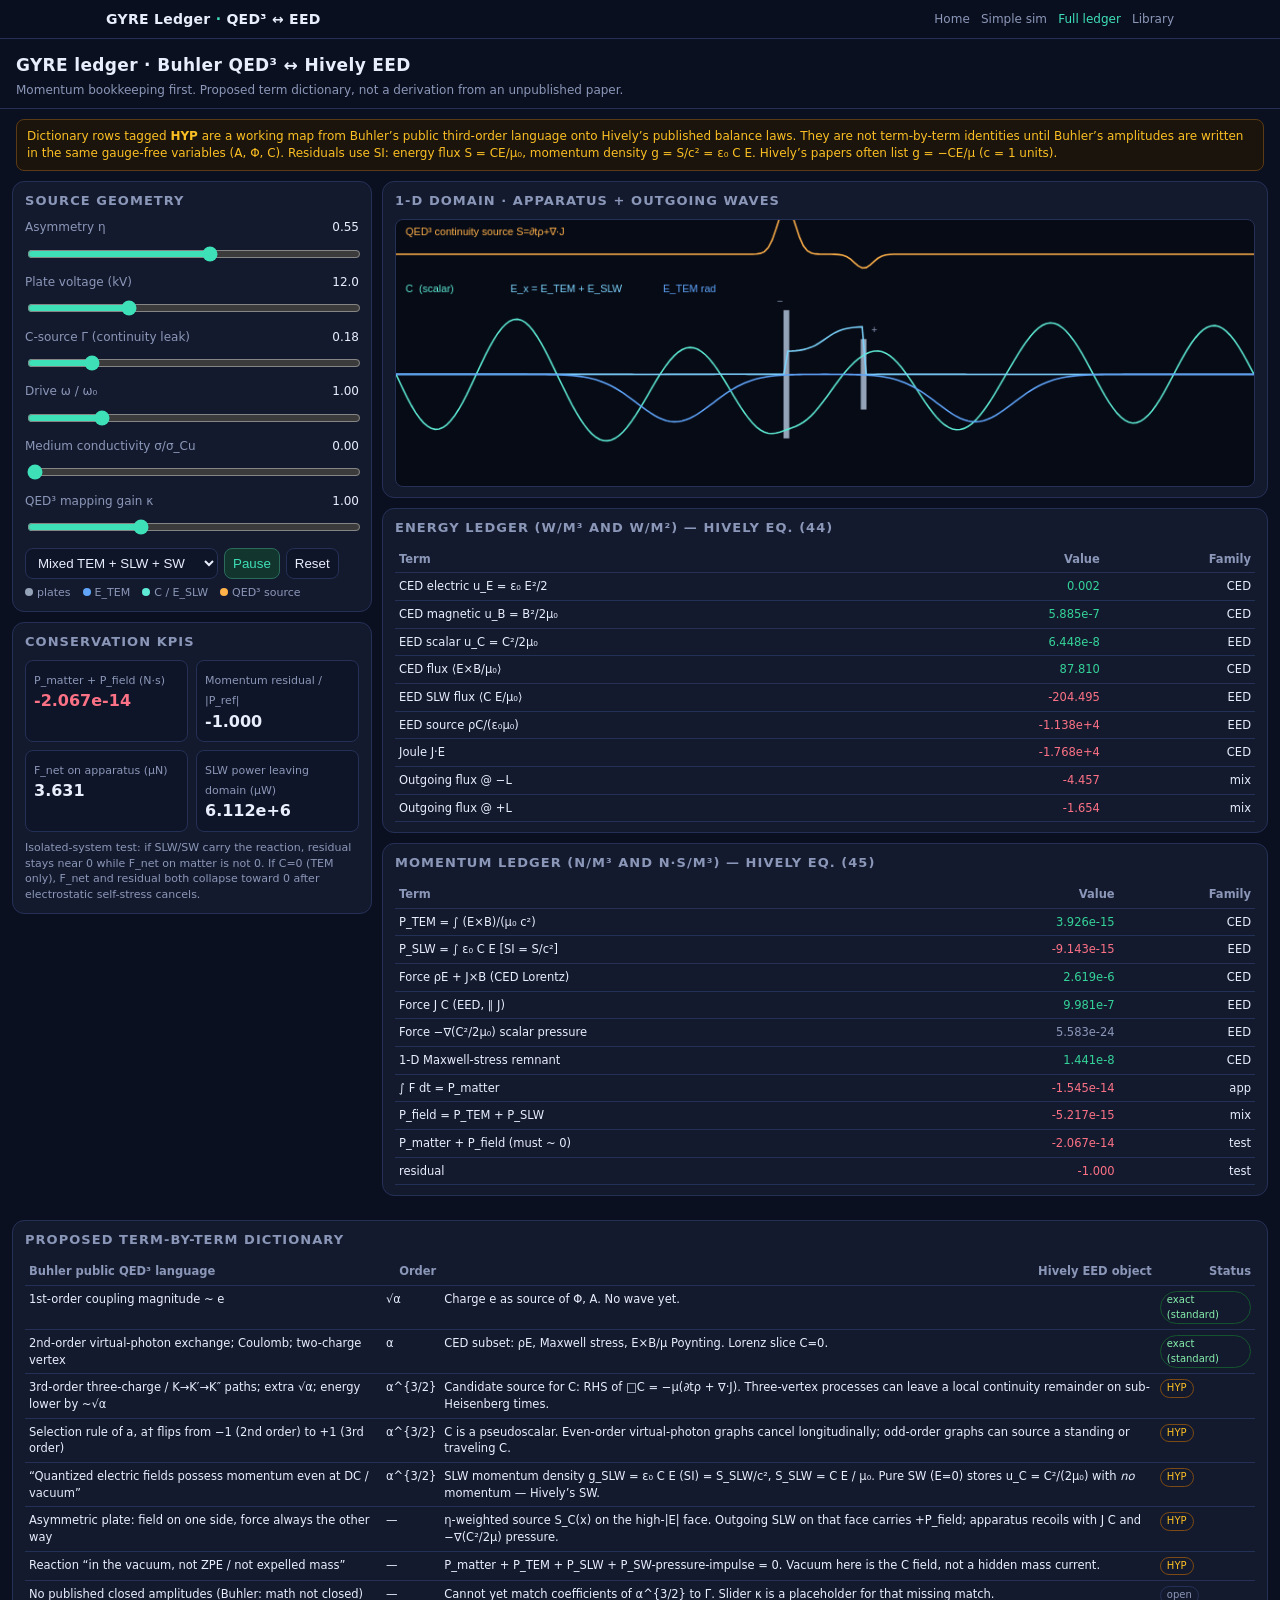
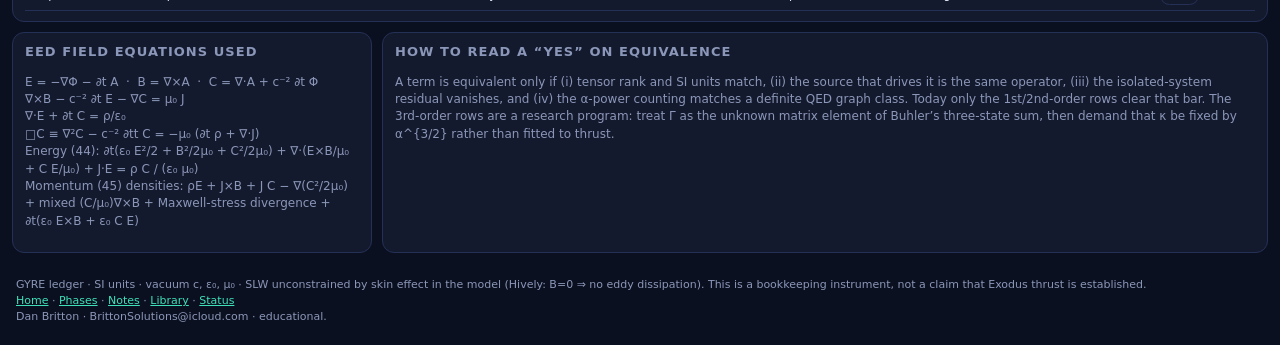
<file: ledger.html>
<!DOCTYPE html>
<html lang="en">
<head>
<meta charset="UTF-8"/>
<meta name="viewport" content="width=device-width, initial-scale=1, maximum-scale=1"/>
<title>GYRE Ledger — Buhler QED³ ↔ Hively EED</title>
<style>
  :root{
    --bg:#0b1020; --panel:#141a2e; --ink:#e8eefc; --muted:#8b97b8;
    --line:#243056; --ced:#7aa2ff; --eed:#3ee0b8; --qed:#ffb14a;
    --slw:#5eead4; --sw:#c4b5fd; --tem:#60a5fa; --warn:#fb7185;
    --ok:#34d399; --plate:#94a3b8;
  }
  *{box-sizing:border-box}
  html,body{margin:0;background:var(--bg);color:var(--ink);font:14px/1.45 ui-sans-serif,system-ui,-apple-system,Segoe UI,sans-serif}
  header{padding:14px 16px 8px;border-bottom:1px solid var(--line)}
  header h1{margin:0;font-size:17px;letter-spacing:.02em}
  header p{margin:4px 0 0;color:var(--muted);font-size:12px}
  .banner{margin:10px 16px 0;padding:8px 10px;border:1px solid #5b3b16;background:#1a140c;color:#fbbf24;font-size:12px;border-radius:8px}
  .wrap{display:grid;grid-template-columns:1fr;gap:10px;padding:10px 12px 24px}
  @media(min-width:980px){.wrap{grid-template-columns:360px 1fr}}
  .card{background:var(--panel);border:1px solid var(--line);border-radius:12px;padding:10px 12px}
  .card h2{margin:0 0 8px;font-size:13px;text-transform:uppercase;letter-spacing:.08em;color:var(--muted)}
  label{display:flex;justify-content:space-between;align-items:center;gap:8px;margin:7px 0;font-size:12px;color:var(--muted)}
  label span.v{color:var(--ink);font-variant-numeric:tabular-nums;min-width:72px;text-align:right}
  input[type=range]{width:100%;accent-color:var(--eed)}
  select,button{background:#0f1528;color:var(--ink);border:1px solid var(--line);border-radius:8px;padding:6px 8px}
  button{cursor:pointer}
  button.primary{background:#12352e;border-color:#2a6b5c;color:var(--eed)}
  canvas{width:100%;height:auto;aspect-ratio:900/280;background:#070b16;border-radius:8px;border:1px solid var(--line);display:block}
  .legend{display:flex;flex-wrap:wrap;gap:8px 12px;margin-top:6px;font-size:11px;color:var(--muted)}
  .dot{display:inline-block;width:8px;height:8px;border-radius:50%;margin-right:4px}
  table{width:100%;border-collapse:collapse;font-size:11.5px;font-variant-numeric:tabular-nums}
  th,td{padding:5px 4px;border-bottom:1px solid var(--line);text-align:right}
  th:first-child,td:first-child{text-align:left}
  th{color:var(--muted);font-weight:600}
  .pos{color:var(--ok)} .neg{color:var(--warn)} .zero{color:var(--muted)}
  .grid2{display:grid;grid-template-columns:1fr 1fr;gap:8px}
  .kpi{background:#0f1528;border:1px solid var(--line);border-radius:8px;padding:8px}
  .kpi b{display:block;font-size:16px;font-variant-numeric:tabular-nums}
  .kpi span{color:var(--muted);font-size:11px}
  .dict td{text-align:left;vertical-align:top}
  .tag{display:inline-block;font-size:10px;padding:1px 6px;border-radius:999px;border:1px solid var(--line);color:var(--muted)}
  .tag.hyp{border-color:#7c4a12;color:#fbbf24}
  .tag.ex{border-color:#14532d;color:#86efac}
  footer{color:var(--muted);font-size:11px;padding:0 16px 20px}

  .sticky{position:sticky;top:0;z-index:50;backdrop-filter:blur(12px);background:rgba(11,16,32,.92);border-bottom:1px solid var(--line)}
  .sticky-inner{max-width:1100px;margin:0 auto;padding:.65rem 16px;display:flex;flex-wrap:wrap;gap:.5rem 1rem;align-items:center;justify-content:space-between}
  .brand{font-size:14px;letter-spacing:.02em;color:var(--ink);text-decoration:none;font-weight:600}
  .brand span{color:var(--eed)}
  .nav{display:flex;flex-wrap:wrap;gap:.45rem .8rem;font-size:12px}
  .nav a{color:var(--muted);text-decoration:none}
  .nav a:hover,.nav a.active{color:var(--ink)}
  .nav a.active{color:var(--eed)}
  footer a{color:var(--eed)}
</style>
</head>
<body>
<div class="sticky"><div class="sticky-inner">
  <a class="brand" href="index.html">GYRE Ledger <span>·</span> QED³ ↔ EED</a>
  <nav class="nav">
    <a href="index.html">Home</a>
    <a href="isolated-600.html">Simple sim</a>
    <a class="active" href="ledger.html">Full ledger</a>
    <a href="library.html">Library</a>
  </nav>
</div></div>
<header>
  <h1>GYRE ledger · Buhler QED³ ↔ Hively EED</h1>
  <p>Momentum bookkeeping first. Proposed term dictionary, not a derivation from an unpublished paper.</p>
</header>
<div class="banner">
  Dictionary rows tagged <b>HYP</b> are a working map from Buhler’s public third-order language onto Hively’s published balance laws.
  They are not term-by-term identities until Buhler’s amplitudes are written in the same gauge-free variables (A, Φ, C).
  Residuals use SI: energy flux S = CE/μ₀, momentum density g = S/c² = ε₀ C E. Hively’s papers often list g = −CE/μ (c = 1 units).
</div>

<div class="wrap">
  <div>
    <div class="card">
      <h2>Source geometry</h2>
      <label>Asymmetry η <span class="v" id="vEta">0.55</span></label>
      <input id="eta" type="range" min="0" max="1" step="0.01" value="0.55"/>
      <label>Plate voltage (kV) <span class="v" id="vV">12.0</span></label>
      <input id="volt" type="range" min="0.2" max="40" step="0.1" value="12"/>
      <label>C-source Γ (continuity leak) <span class="v" id="vG">0.18</span></label>
      <input id="gamma" type="range" min="0" max="1" step="0.01" value="0.18"/>
      <label>Drive ω / ω₀ <span class="v" id="vW">1.00</span></label>
      <input id="w" type="range" min="0.2" max="4" step="0.02" value="1"/>
      <label>Medium conductivity σ/σ_Cu <span class="v" id="vS">0</span></label>
      <input id="sig" type="range" min="0" max="1" step="0.01" value="0"/>
      <label>QED³ mapping gain κ <span class="v" id="vK">1.00</span></label>
      <input id="kappa" type="range" min="0" max="3" step="0.02" value="1"/>
      <div style="display:flex;gap:6px;margin-top:8px;flex-wrap:wrap">
        <select id="mode">
          <option value="mixed">Mixed TEM + SLW + SW</option>
          <option value="slw">SLW only (B=0, E∥k, C≠0)</option>
          <option value="sw">SW only (E=B=0, C≠0)</option>
          <option value="tem">TEM only (C=0)</option>
        </select>
        <button class="primary" id="btnRun">Pause</button>
        <button id="btnReset">Reset</button>
      </div>
      <div class="legend">
        <span><i class="dot" style="background:var(--plate)"></i>plates</span>
        <span><i class="dot" style="background:var(--tem)"></i>E_TEM</span>
        <span><i class="dot" style="background:var(--slw)"></i>C / E_SLW</span>
        <span><i class="dot" style="background:var(--qed)"></i>QED³ source</span>
      </div>
    </div>

    <div class="card" style="margin-top:10px">
      <h2>Conservation KPIs</h2>
      <div class="grid2">
        <div class="kpi"><span>P_matter + P_field (N·s)</span><b id="kP">0</b></div>
        <div class="kpi"><span>Momentum residual / |P_ref|</span><b id="kR">0</b></div>
        <div class="kpi"><span>F_net on apparatus (μN)</span><b id="kF">0</b></div>
        <div class="kpi"><span>SLW power leaving domain (μW)</span><b id="kW">0</b></div>
      </div>
      <p style="color:var(--muted);font-size:11px;margin:8px 0 0">
        Isolated-system test: if SLW/SW carry the reaction, residual stays near 0 while F_net on matter is not 0.
        If C=0 (TEM only), F_net and residual both collapse toward 0 after electrostatic self-stress cancels.
      </p>
    </div>
  </div>

  <div>
    <div class="card">
      <h2>1-D domain · apparatus + outgoing waves</h2>
      <canvas id="cv" width="900" height="280"></canvas>
    </div>
    <div class="card" style="margin-top:10px">
      <h2>Energy ledger (W/m³ and W/m²) — Hively eq. (44)</h2>
      <table id="eTab"></table>
    </div>
    <div class="card" style="margin-top:10px">
      <h2>Momentum ledger (N/m³ and N·s/m³) — Hively eq. (45)</h2>
      <table id="pTab"></table>
    </div>
  </div>
</div>

<div class="wrap" style="padding-top:0">
  <div class="card" style="grid-column:1/-1">
    <h2>Proposed term-by-term dictionary</h2>
    <table class="dict">
      <thead><tr><th>Buhler public QED³ language</th><th>Order</th><th>Hively EED object</th><th>Status</th></tr></thead>
      <tbody>
        <tr>
          <td>1st-order coupling magnitude ~ e</td>
          <td>√α</td>
          <td>Charge e as source of Φ, A. No wave yet.</td>
          <td><span class="tag ex">exact (standard)</span></td>
        </tr>
        <tr>
          <td>2nd-order virtual-photon exchange; Coulomb; two-charge vertex</td>
          <td>α</td>
          <td>CED subset: ρE, Maxwell stress, E×B/μ Poynting. Lorenz slice C=0.</td>
          <td><span class="tag ex">exact (standard)</span></td>
        </tr>
        <tr>
          <td>3rd-order three-charge / K→K′→K″ paths; extra √α; energy lower by ~√α</td>
          <td>α^{3/2}</td>
          <td>Candidate source for C: RHS of □C = −μ(∂tρ + ∇·J). Three-vertex processes can leave a local continuity remainder on sub-Heisenberg times.</td>
          <td><span class="tag hyp">HYP</span></td>
        </tr>
        <tr>
          <td>Selection rule of a, a† flips from −1 (2nd order) to +1 (3rd order)</td>
          <td>α^{3/2}</td>
          <td>C is a pseudoscalar. Even-order virtual-photon graphs cancel longitudinally; odd-order graphs can source a standing or traveling C.</td>
          <td><span class="tag hyp">HYP</span></td>
        </tr>
        <tr>
          <td>“Quantized electric fields possess momentum even at DC / vacuum”</td>
          <td>α^{3/2}</td>
          <td>SLW momentum density g_SLW = ε₀ C E (SI) = S_SLW/c², S_SLW = C E / μ₀. Pure SW (E=0) stores u_C = C²/(2μ₀) with <i>no</i> momentum — Hively’s SW.</td>
          <td><span class="tag hyp">HYP</span></td>
        </tr>
        <tr>
          <td>Asymmetric plate: field on one side, force always the other way</td>
          <td>—</td>
          <td>η-weighted source S_C(x) on the high-|E| face. Outgoing SLW on that face carries +P_field; apparatus recoils with J C and −∇(C²/2μ) pressure.</td>
          <td><span class="tag hyp">HYP</span></td>
        </tr>
        <tr>
          <td>Reaction “in the vacuum, not ZPE / not expelled mass”</td>
          <td>—</td>
          <td>P_matter + P_TEM + P_SLW + P_SW-pressure-impulse = 0. Vacuum here is the C field, not a hidden mass current.</td>
          <td><span class="tag hyp">HYP</span></td>
        </tr>
        <tr>
          <td>No published closed amplitudes (Buhler: math not closed)</td>
          <td>—</td>
          <td>Cannot yet match coefficients of α^{3/2} to Γ. Slider κ is a placeholder for that missing match.</td>
          <td><span class="tag">open</span></td>
        </tr>
      </tbody>
    </table>
  </div>

  <div class="card">
    <h2>EED field equations used</h2>
    <p style="font-size:12px;color:var(--muted)">
      E = −∇Φ − ∂t A&nbsp;&nbsp;·&nbsp;&nbsp;B = ∇×A&nbsp;&nbsp;·&nbsp;&nbsp;C = ∇·A + c⁻² ∂t Φ<br/>
      ∇×B − c⁻² ∂t E − ∇C = μ₀ J<br/>
      ∇·E + ∂t C = ρ/ε₀<br/>
      □C ≡ ∇²C − c⁻² ∂tt C = −μ₀ (∂t ρ + ∇·J)<br/>
      Energy (44): ∂t(ε₀ E²/2 + B²/2μ₀ + C²/2μ₀) + ∇·(E×B/μ₀ + C E/μ₀) + J·E = ρ C / (ε₀ μ₀)<br/>
      Momentum (45) densities: ρE + J×B + J C − ∇(C²/2μ₀) + mixed (C/μ₀)∇×B + Maxwell-stress divergence + ∂t(ε₀ E×B + ε₀ C E)
    </p>
  </div>
  <div class="card">
    <h2>How to read a “yes” on equivalence</h2>
    <p style="font-size:12px;color:var(--muted)">
      A term is equivalent only if (i) tensor rank and SI units match, (ii) the source that drives it is the same operator,
      (iii) the isolated-system residual vanishes, and (iv) the α-power counting matches a definite QED graph class.
      Today only the 1st/2nd-order rows clear that bar. The 3rd-order rows are a research program: treat Γ as the
      unknown matrix element of Buhler’s three-state sum, then demand that κ be fixed by α^{3/2} rather than fitted to thrust.
    </p>
  </div>
</div>
<footer>
  GYRE ledger · SI units · vacuum c, ε₀, μ₀ · SLW unconstrained by skin effect in the model (Hively: B=0 ⇒ no eddy dissipation).
  This is a bookkeeping instrument, not a claim that Exodus thrust is established.<br/>
  <a href="index.html">Home</a> · <a href="phases.html">Phases</a> · <a href="notes.html">Notes</a> · <a href="library.html">Library</a> · <a href="status.html">Status</a><br/>
  Dan Britton · BrittonSolutions@icloud.com · educational.
</footer>

<script>
const c0 = 2.99792458e8, mu0 = 4*Math.PI*1e-7, eps0 = 1/(mu0*c0*c0), ALPHA = 1/137.035999;
const N = 220, L = 2.0, dx = (2*L)/(N-1);
const xs = Float64Array.from({length:N}, (_,i)=> -L + i*dx);
const plateL = -0.18, plateR = 0.18;

let C = new Float64Array(N), Ct = new Float64Array(N);
let EL = new Float64Array(N), ET = new Float64Array(N), Bz = new Float64Array(N);
let t = 0, running = true, accP = 0, accE = 0;
const dt = 0.4 * dx / c0; // CFL-stable for 1-D wave update

const $ = id => document.getElementById(id);
function fmt(x, d=3){
  if (!isFinite(x)) return "—";
  const a = Math.abs(x);
  if (a !== 0 && (a < 1e-3 || a >= 1e4)) return x.toExponential(d);
  return x.toFixed(d);
}
function cls(x){ const a=Math.abs(x); if(a<1e-18) return "zero"; return x>=0?"pos":"neg"; }

function srcProfile(eta){
  // Irrotational source peaked on the high-field face of an asymmetric capacitor.
  const s = new Float64Array(N);
  for (let i=0;i<N;i++){
    const x = xs[i];
    const left = Math.exp(-(((x-plateL)/0.06)**2));
    const right= Math.exp(-(((x-plateR)/0.06)**2));
    s[i] = (1+eta)*left - (1-eta)*right;
  }
  return s;
}

function step(){
  const eta = +$("eta").value, V = +$("volt").value*1e3;
  const G = +$("gamma").value, wfac = +$("w").value, sig = +$("sig").value;
  const kap = +$("kappa").value, mode = $("mode").value;
  const omega = wfac * 2*Math.PI*4.0e8; // ~400 MHz band, lab-ish
  const gap = plateR-plateL;
  const E0 = V/gap;
  const prof = srcProfile(eta);

  // Electrostatic TEM-like longitudinal bias (does not radiate C by itself)
  const Estat = new Float64Array(N);
  for (let i=0;i<N;i++){
    const x = xs[i];
    if (x>plateL && x<plateR) Estat[i] = E0*(1 + 0.65*eta*Math.tanh(12*(x)));
    else Estat[i] = 0;
  }

  // QED3 hypothesized source: three-charge vertex ~ α^{3/2} κ Γ η E0 ω
  // Continuity leak S = ∂tρ+∇·J  →  □C = −μ0 S
  // DEMO_SCALE: raw α^{3/2} SI source is tiny on the canvas; amplify so default
  // Mixed mode shows a readable C/SLW wave. Bookkeeping ratios stay; κ still scales this.
  const DEMO_SCALE = 120;
  const qed3 = DEMO_SCALE * kap * G * Math.pow(ALPHA, 1.5) * (eps0*E0) * omega;
  const drive = Math.sin(omega*t);
  const Scont = new Float64Array(N); // ∂tρ + div J
  for (let i=0;i<N;i++){
    Scont[i] = qed3 * prof[i] * drive;
  }

  // Mode gates
  let allowC = mode!=="tem", allowSLW = mode==="mixed"||mode==="slw", allowSW = mode==="mixed"||mode==="sw";
  let allowTEM = mode==="mixed"||mode==="tem";

  // Wave update for C: C_tt = c² C_xx + c² μ0 Scont  (since □C = −μ S ⇒ −c^{-2}C_tt + C_xx = −μ S)
  // C_tt = c² C_xx + c² μ0 S
  if (allowC){
    const Cxx = new Float64Array(N);
    for (let i=1;i<N-1;i++) Cxx[i] = (C[i+1]-2*C[i]+C[i-1])/(dx*dx);
    // weak conductivity damps TEM/eddy; SLW/SW (B=0) undamped per Hively no-skin
    const dampTEM = 1 + 4*sig;
    for (let i=1;i<N-1;i++){
      const acc = c0*c0*Cxx[i] + c0*c0*mu0*Scont[i];
      Ct[i] += acc*dt;
      // SW vs SLW: conductivity does not damp C itself
      C[i] += Ct[i]*dt;
    }
    // absorbing ends
    C[0]*=0.92; C[N-1]*=0.92; Ct[0]*=0.92; Ct[N-1]*=0.92;
    for (let i=0;i<N;i++){
      if (!isFinite(C[i])) C[i]=0;
      if (!isFinite(Ct[i])) Ct[i]=0;
    }
  } else {
    C.fill(0); Ct.fill(0);
  }

  // Fields from C: free-space SLW relation ∂x E = −∂t C
  // Integrate E_SLW from left, drop global constant.
  const ESLW = new Float64Array(N);
  if (allowSLW){
    let run = 0;
    ESLW[0]=0;
    for (let i=1;i<N;i++){
      const dCdx = (C[i]-C[i-1])/dx;
      // ∂x E = −Ct  → ΔE = −Ct Δx
      run += -0.5*(Ct[i]+Ct[i-1])*dx;
      ESLW[i] = run;
    }
    // remove mean to keep compact support-ish
    let m=0; for (let i=0;i<N;i++) m+=ESLW[i]; m/=N;
    for (let i=0;i<N;i++) ESLW[i]-=m;
  }
  if (!allowSW && allowSLW){
    // keep E
  }
  if (allowSW && !allowSLW){
    ESLW.fill(0); // pure SW: energy in C only
  }

  const ETEM = allowTEM ? Estat : new Float64Array(N);
  // tiny TEM radiation proxy from time-varying electrostatics (not a real antenna model)
  if (allowTEM){
    const tramp = 0.04*eta*E0*Math.cos(omega*t);
    for (let i=0;i<N;i++){
      const env = Math.exp(-(((Math.abs(xs[i])-0.7)/0.25)**2));
      Bz[i] = tramp*env/c0;
      ET[i] = tramp*env;
    }
  } else { Bz.fill(0); ET.fill(0); }

  for (let i=0;i<N;i++){
    EL[i] = ETEM[i] + ESLW[i];
  }

  // Local densities
  let U_E=0,U_B=0,U_C=0, S_tem=0,S_slw=0, srcE=0, JdotE=0;
  let g_tem=0,g_slw=0, f_lor=0, f_JC=0, f_press=0, f_mix=0, f_maxw=0;
  let Pmatter=0, Pfield=0, fluxL=0, fluxR=0;

  const Jx = new Float64Array(N); // conduction + displacement-like apparatus current on plates
  for (let i=0;i<N;i++){
    const onPlate = (Math.abs(xs[i]-plateL)<0.03)||(Math.abs(xs[i]-plateR)<0.03);
    Jx[i] = onPlate ? (sig*1.0e4*EL[i] + eps0*omega*E0*0.15*eta*Math.cos(omega*t)*prof[i]) : sig*1e3*ET[i];
  }

  for (let i=1;i<N-1;i++){
    const e2 = EL[i]*EL[i] + ET[i]*ET[i];
    const uE = 0.5*eps0*e2;
    const uB = 0.5*Bz[i]*Bz[i]/mu0;
    const uC = 0.5*C[i]*C[i]/mu0;
    const Stem = ET[i]*Bz[i]/mu0;           // x-component of E×B/μ
    const Sslw = C[i]*EL[i]/mu0;            // Hively SLW Poynting
    const rho = eps0*((EL[i+1]-EL[i-1])/(2*dx) + Ct[i]); // from Gauss+C: ρ = ε(∇·E + ∂t C)
    const src = rho * C[i] / (eps0*mu0);    // energy source ρC/εμ
    const jd = Jx[i]*EL[i];
    const gTEM = Stem/(c0*c0);
    const gSLW = Sslw/(c0*c0);              // SI momentum density
    const fRhoE = rho*EL[i];
    const fJB = 0;                          // J×B has no x from Jx, Bz → y
    const fJC = Jx[i]*C[i];
    const dC = (C[i+1]-C[i-1])/(2*dx);
    const fPr = -(C[i]*dC)/mu0;             // −∂x (C²/2μ)
    const fMx = -eps0*EL[i]*((EL[i+1]-EL[i-1])/(2*dx)); // crude 1-D Maxwell stress remnant
    const dV = dx; // per unit area slab

    U_E += uE*dV; U_B += uB*dV; U_C += uC*dV;
    S_tem += Stem; S_slw += Sslw;
    srcE += src*dV; JdotE += jd*dV;
    g_tem += gTEM*dV; g_slw += gSLW*dV;
    f_lor += (fRhoE+fJB)*dV;
    f_JC += fJC*dV;
    f_press += fPr*dV;
    f_maxw += fMx*dV;
  }
  fluxL = (C[2]*EL[2] + ET[2]*Bz[2])/mu0;
  fluxR = (C[N-3]*EL[N-3] + ET[N-3]*Bz[N-3])/mu0;

  // Matter force ≈ Lorentz + JC + pressure on the apparatus support of the plates
  const Fnet = f_lor + f_JC + f_press + f_maxw; // N / m² (force per unit area)
  Pfield = g_tem + g_slw;
  // Integrate force to momentum of matter (per m²)
  accP += Fnet * dt;
  const Ptot = accP + Pfield;
  const Pref = Math.max(1e-16, Math.abs(Pfield)+Math.abs(accP));
  const resid = Ptot / Pref;

  // Paint KPIs
  $("kP").textContent = fmt(Ptot, 3);
  $("kP").style.color = Math.abs(resid)<0.08 ? "var(--ok)" : "var(--warn)";
  $("kR").textContent = fmt(resid, 3);
  $("kF").textContent = fmt(Fnet*1e6, 3); // μN/m²
  $("kW").textContent = fmt((Math.abs(fluxL)+Math.abs(fluxR))*1e6, 3);

  renderEnergy({
    uE:U_E,uB:U_B,uC:U_C, Stem:S_tem/N, Sslw:S_slw/N, src:srcE, jd:JdotE, fluxL, fluxR
  });
  renderMom({
    gTEM:g_tem,gSLW:g_slw, fLor:f_lor, fJC:f_JC, fPr:f_press, fMx:f_maxw,
    Pmat:accP, Pfield, Ptot, resid, Fnet
  });
  draw(EL, ET, C, Bz, ETEM, ESLW, Scont, eta);
  t += dt;
}

function renderEnergy(e){
  const rows = [
    ["CED electric u_E = ε₀ E²/2", e.uE, "CED"],
    ["CED magnetic u_B = B²/2μ₀", e.uB, "CED"],
    ["EED scalar u_C = C²/2μ₀", e.uC, "EED"],
    ["CED flux ⟨E×B/μ₀⟩", e.Stem, "CED"],
    ["EED SLW flux ⟨C E/μ₀⟩", e.Sslw, "EED"],
    ["EED source ρC/(ε₀μ₀)", e.src, "EED"],
    ["Joule J·E", e.jd, "CED"],
    ["Outgoing flux @ −L", e.fluxL, "mix"],
    ["Outgoing flux @ +L", e.fluxR, "mix"],
  ];
  $("eTab").innerHTML = "<tr><th>Term</th><th>Value</th><th>Family</th></tr>" +
    rows.map(r=>`<tr><td>${r[0]}</td><td class="${cls(r[1])}">${fmt(r[1])}</td><td>${r[2]}</td></tr>`).join("");
}
function renderMom(p){
  const rows = [
    ["P_TEM = ∫ (E×B)/(μ₀ c²)", p.gTEM, "CED"],
    ["P_SLW = ∫ ε₀ C E   [SI = S/c²]", p.gSLW, "EED"],
    ["Force ρE + J×B (CED Lorentz)", p.fLor, "CED"],
    ["Force J C  (EED, ∥ J)", p.fJC, "EED"],
    ["Force −∇(C²/2μ₀) scalar pressure", p.fPr, "EED"],
    ["1-D Maxwell-stress remnant", p.fMx, "CED"],
    ["∫ F dt  = P_matter", p.Pmat, "app"],
    ["P_field = P_TEM + P_SLW", p.Pfield, "mix"],
    ["P_matter + P_field  (must ~ 0)", p.Ptot, "test"],
    ["residual", p.resid, "test"],
  ];
  $("pTab").innerHTML = "<tr><th>Term</th><th>Value</th><th>Family</th></tr>" +
    rows.map(r=>`<tr><td>${r[0]}</td><td class="${cls(r[1])}">${fmt(r[1])}</td><td>${r[2]}</td></tr>`).join("");
}

function draw(EL, ET, C, Bz, ETEM, ESLW, Scont, eta){
  const cv=$("cv"), ctx=cv.getContext("2d");
  const W=cv.width, H=cv.height;
  ctx.clearRect(0,0,W,H);
  const xpix = x => (x+L)/(2*L)*W;
  const mid = H*0.58;
  // axis
  ctx.strokeStyle="#243056"; ctx.beginPath(); ctx.moveTo(0,mid); ctx.lineTo(W,mid); ctx.stroke();
  // plates
  ctx.fillStyle="#94a3b8";
  const ph=40+50*eta;
  ctx.fillRect(xpix(plateL)-3, mid-ph, 6, ph*2);
  ctx.fillRect(xpix(plateR)-3, mid-(ph*0.55), 6, ph*1.1);
  ctx.fillStyle="#8b97b8"; ctx.font="11px sans-serif";
  ctx.fillText("−", xpix(plateL)-10, mid-ph-6);
  ctx.fillText("+", xpix(plateR)+8, mid-ph*0.55-6);

  function plot(arr, color, scale, y0){
    ctx.beginPath(); ctx.strokeStyle=color; ctx.lineWidth=1.6;
    for (let i=0;i<N;i++){
      const px=xpix(xs[i]), py=y0 - arr[i]*scale;
      if(i===0) ctx.moveTo(px,py); else ctx.lineTo(px,py);
    }
    ctx.stroke();
  }
  const maxC = Math.max(1e-12, ...C.map(Math.abs));
  const maxE = Math.max(1e-12, ...EL.map(Math.abs), ...ET.map(Math.abs));
  const maxS = Math.max(1e-12, ...Scont.map(Math.abs));
  plot(Scont, "#ffb14a", 50/maxS, 36);
  plot(C, "#5eead4", 70/maxC, mid);
  plot(EL, "#7dd3fc", 50/maxE, mid);
  plot(ET, "#60a5fa", 50/Math.max(1e-12,...ET.map(Math.abs)), mid);

  ctx.fillStyle="#ffb14a"; ctx.fillText("QED³ continuity source S=∂tρ+∇·J", 10, 16);
  ctx.fillStyle="#5eead4"; ctx.fillText("C  (scalar)", 10, mid-86);
  ctx.fillStyle="#7dd3fc"; ctx.fillText("E_x = E_TEM + E_SLW", 120, mid-86);
  ctx.fillStyle="#60a5fa"; ctx.fillText("E_TEM rad", 280, mid-86);
}

["eta","volt","gamma","w","sig","kappa"].forEach(id=>{
  $(id).addEventListener("input", ()=>{
    syncLabels();
    if (!running) step();
  });
});
$("btnRun").onclick = ()=>{ running=!running; $("btnRun").textContent = running?"Pause":"Run"; };
$("btnReset").onclick = ()=>{
  C.fill(0); Ct.fill(0); EL.fill(0); ET.fill(0); Bz.fill(0); t=0; accP=0;
};
["eta","volt","gamma","w","sig","kappa","mode"].forEach(id=>{
  $(id).addEventListener("change", ()=>{
    C.fill(0); Ct.fill(0); EL.fill(0); ET.fill(0); Bz.fill(0); accP=0; t=0;
    step();
  });
});

function syncLabels(){
  $("vEta").textContent = (+$("eta").value).toFixed(2);
  $("vV").textContent = (+$("volt").value).toFixed(1);
  $("vG").textContent = (+$("gamma").value).toFixed(2);
  $("vW").textContent = (+$("w").value).toFixed(2);
  $("vS").textContent = (+$("sig").value).toFixed(2);
  $("vK").textContent = (+$("kappa").value).toFixed(2);
}
function loop(){
  if (running){
    for (let k=0;k<24;k++) step();
  }
  requestAnimationFrame(loop);
}
// init: labels + one physics step so the canvas is not blank before rAF
syncLabels();
step();
loop();
</script>
</body>
</html>
</file>
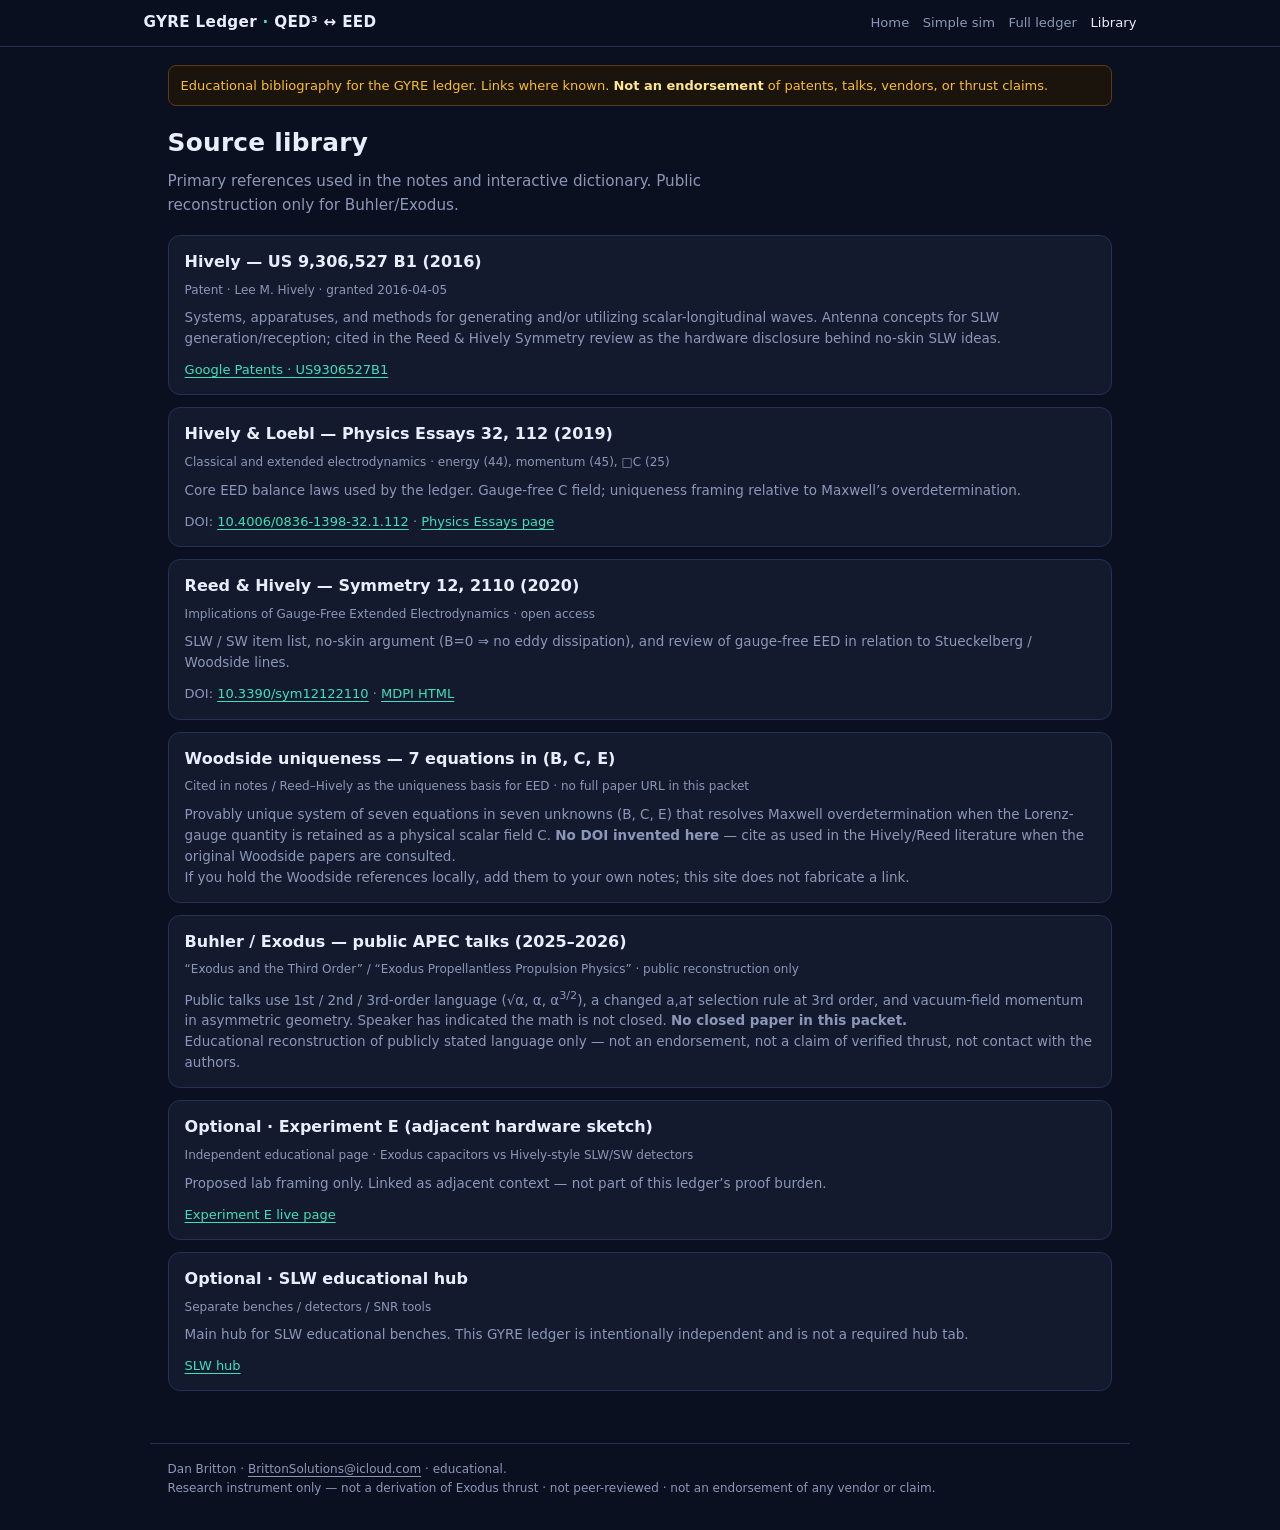
<file: library.html>
<!DOCTYPE html>
<html lang="en">
<head>
<meta charset="UTF-8"/>
<meta name="viewport" content="width=device-width, initial-scale=1"/>
<title>Library · GYRE Ledger · QED³ ↔ EED</title>
<meta name="description" content="Source cards for Hively EED, Woodside uniqueness, Buhler/Exodus public talks, and adjacent hardware sketches."/>
<link rel="stylesheet" href="style.css"/>
</head>
<body>
<div class="sticky"><div class="sticky-inner">
  <a class="brand" href="index.html">GYRE Ledger <span>·</span> QED³ ↔ EED</a>
  <nav class="nav">
    <a href="index.html">Home</a>
    <a href="isolated-600.html">Simple sim</a>
    <a href="ledger.html">Full ledger</a>
    <a class="active" href="library.html">Library</a>
  </nav>
</div></div>
<div class="wrap">
  <div class="banner">
    Educational bibliography for the GYRE ledger. Links where known. <b>Not an endorsement</b> of patents, talks, vendors, or thrust claims.
  </div>
  <h1>Source library</h1>
  <p class="lede">Primary references used in the notes and interactive dictionary. Public reconstruction only for Buhler/Exodus.</p>

  <div class="card lib-card">
    <h3>Hively — US 9,306,527 B1 (2016)</h3>
    <p class="meta">Patent · Lee M. Hively · granted 2016-04-05</p>
    <p>Systems, apparatuses, and methods for generating and/or utilizing scalar-longitudinal waves. Antenna concepts for SLW generation/reception; cited in the Reed &amp; Hively Symmetry review as the hardware disclosure behind no-skin SLW ideas.</p>
    <p style="margin:.7rem 0 0;font-size:13px">
      <a href="https://patents.google.com/patent/US9306527B1/en" rel="noopener" target="_blank">Google Patents · US9306527B1</a>
    </p>
  </div>

  <div class="card lib-card">
    <h3>Hively &amp; Loebl — Physics Essays 32, 112 (2019)</h3>
    <p class="meta">Classical and extended electrodynamics · energy (44), momentum (45), □C (25)</p>
    <p>Core EED balance laws used by the ledger. Gauge-free C field; uniqueness framing relative to Maxwell’s overdetermination.</p>
    <p style="margin:.7rem 0 0;font-size:13px">
      DOI: <a href="https://doi.org/10.4006/0836-1398-32.1.112" rel="noopener" target="_blank">10.4006/0836-1398-32.1.112</a>
      · <a href="https://physicsessays.org/browse-journal-2/product/1709-18-lee-m-hively-and-andrew-s-loebl-classical-and-extended-electrodynamics.html" rel="noopener" target="_blank">Physics Essays page</a>
    </p>
  </div>

  <div class="card lib-card">
    <h3>Reed &amp; Hively — Symmetry 12, 2110 (2020)</h3>
    <p class="meta">Implications of Gauge-Free Extended Electrodynamics · open access</p>
    <p>SLW / SW item list, no-skin argument (B=0 ⇒ no eddy dissipation), and review of gauge-free EED in relation to Stueckelberg / Woodside lines.</p>
    <p style="margin:.7rem 0 0;font-size:13px">
      DOI: <a href="https://doi.org/10.3390/sym12122110" rel="noopener" target="_blank">10.3390/sym12122110</a>
      · <a href="https://www.mdpi.com/2073-8994/12/12/2110" rel="noopener" target="_blank">MDPI HTML</a>
    </p>
  </div>

  <div class="card lib-card">
    <h3>Woodside uniqueness — 7 equations in (B, C, E)</h3>
    <p class="meta">Cited in notes / Reed–Hively as the uniqueness basis for EED · no full paper URL in this packet</p>
    <p>Provably unique system of seven equations in seven unknowns (B, C, E) that resolves Maxwell overdetermination when the Lorenz-gauge quantity is retained as a physical scalar field C. <b>No DOI invented here</b> — cite as used in the Hively/Reed literature when the original Woodside papers are consulted.</p>
    <p class="note">If you hold the Woodside references locally, add them to your own notes; this site does not fabricate a link.</p>
  </div>

  <div class="card lib-card">
    <h3>Buhler / Exodus — public APEC talks (2025–2026)</h3>
    <p class="meta">“Exodus and the Third Order” / “Exodus Propellantless Propulsion Physics” · public reconstruction only</p>
    <p>Public talks use 1st / 2nd / 3rd-order language (√α, α, α<sup>3/2</sup>), a changed a,a† selection rule at 3rd order, and vacuum-field momentum in asymmetric geometry. Speaker has indicated the math is not closed. <b>No closed paper in this packet.</b></p>
    <p class="note">Educational reconstruction of publicly stated language only — not an endorsement, not a claim of verified thrust, not contact with the authors.</p>
  </div>

  <div class="card lib-card">
    <h3>Optional · Experiment E (adjacent hardware sketch)</h3>
    <p class="meta">Independent educational page · Exodus capacitors vs Hively-style SLW/SW detectors</p>
    <p>Proposed lab framing only. Linked as adjacent context — not part of this ledger’s proof burden.</p>
    <p style="margin:.7rem 0 0;font-size:13px">
      <a href="https://9wzg44nz44-glitch.github.io/Experiment-E-Exodus-Capacitor-SLW-SW/" rel="noopener" target="_blank">Experiment E live page</a>
    </p>
  </div>

  <div class="card lib-card">
    <h3>Optional · SLW educational hub</h3>
    <p class="meta">Separate benches / detectors / SNR tools</p>
    <p>Main hub for SLW educational benches. This GYRE ledger is intentionally independent and is not a required hub tab.</p>
    <p style="margin:.7rem 0 0;font-size:13px">
      <a href="https://9wzg44nz44-glitch.github.io/" rel="noopener" target="_blank">SLW hub</a>
    </p>
  </div>
</div>
<div class="footer">
  Dan Britton · <a href="mailto:BrittonSolutions@icloud.com">BrittonSolutions@icloud.com</a> · educational.<br/>
  Research instrument only — not a derivation of Exodus thrust · not peer-reviewed · not an endorsement of any vendor or claim.
</div>
</body>
</html>
</file>
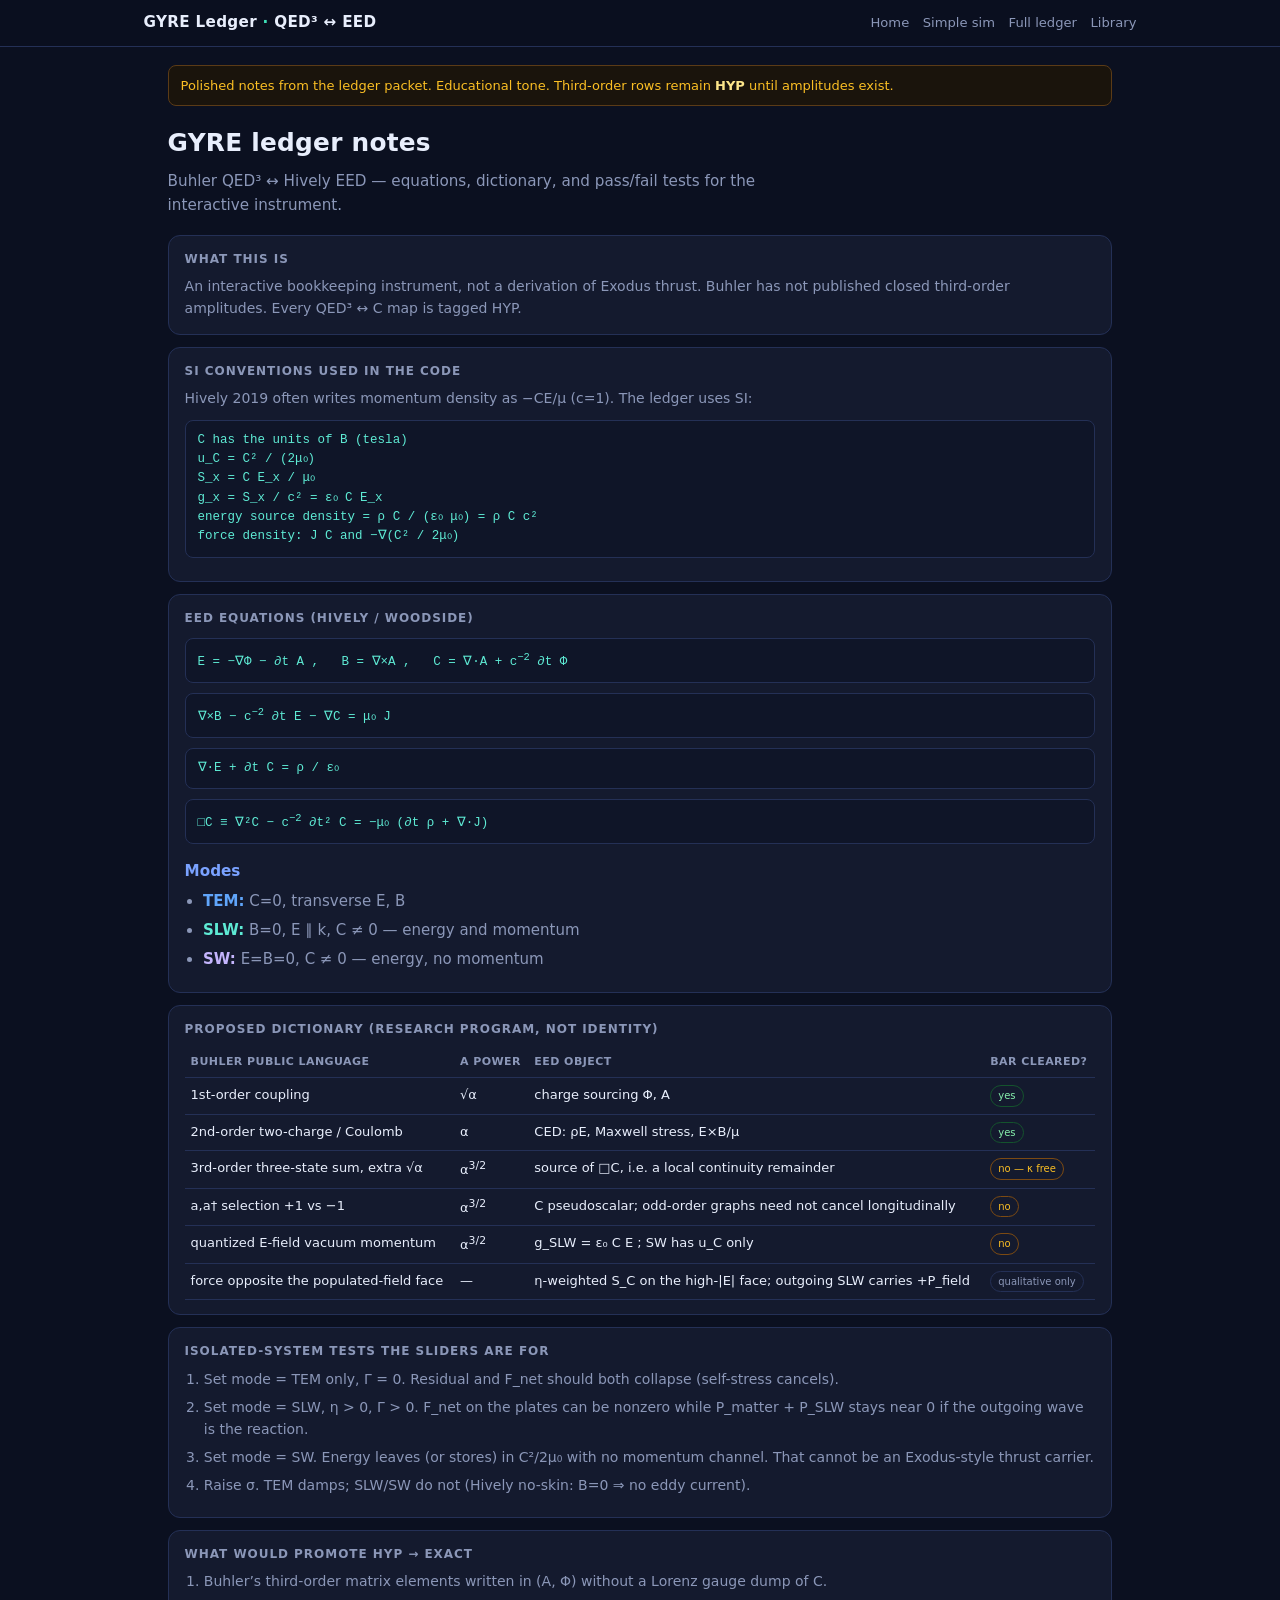
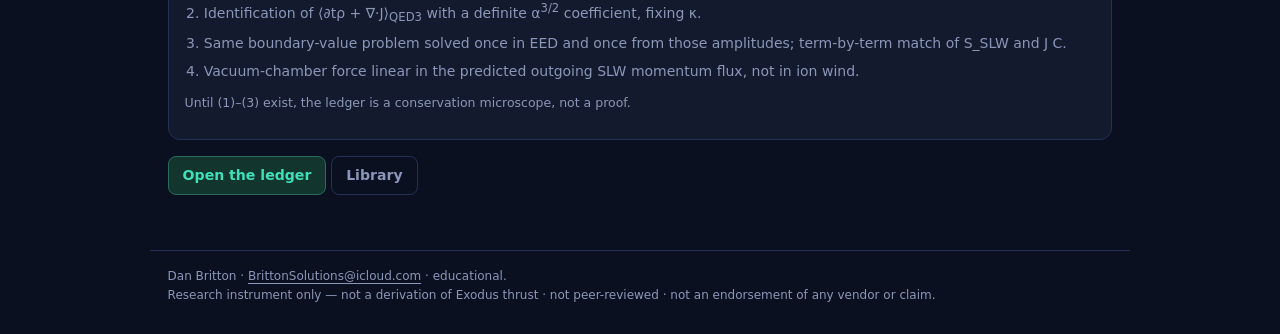
<file: notes.html>
<!DOCTYPE html>
<html lang="en">
<head>
<meta charset="UTF-8"/>
<meta name="viewport" content="width=device-width, initial-scale=1"/>
<title>Notes · GYRE Ledger · QED³ ↔ EED</title>
<meta name="description" content="Equations, proposed dictionary, isolated-system tests, and what would promote HYP rows to exact."/>
<link rel="stylesheet" href="style.css"/>
</head>
<body>
<div class="sticky"><div class="sticky-inner">
  <a class="brand" href="index.html">GYRE Ledger <span>·</span> QED³ ↔ EED</a>
  <nav class="nav">
    <a href="index.html">Home</a>
    <a href="isolated-600.html">Simple sim</a>
    <a href="ledger.html">Full ledger</a>
    <a href="library.html">Library</a>
  </nav>
</div></div>
<div class="wrap">
  <div class="banner">
    Polished notes from the ledger packet. Educational tone. Third-order rows remain <b>HYP</b> until amplitudes exist.
  </div>
  <h1>GYRE ledger notes</h1>
  <p class="lede">Buhler QED³ ↔ Hively EED — equations, dictionary, and pass/fail tests for the interactive instrument.</p>

  <div class="card">
    <h2>What this is</h2>
    <p style="margin:0;color:var(--muted);font-size:14px">
      An interactive bookkeeping instrument, not a derivation of Exodus thrust.
      Buhler has not published closed third-order amplitudes. Every QED³ ↔ C map is tagged HYP.
    </p>
  </div>

  <div class="card">
    <h2>SI conventions used in the code</h2>
    <p style="margin:0 0 8px;color:var(--muted);font-size:14px">
      Hively 2019 often writes momentum density as −CE/μ (c=1). The ledger uses SI:
    </p>
    <div class="eq">
C has the units of B (tesla)<br/>
u_C = C² / (2μ₀)<br/>
S_x = C E_x / μ₀<br/>
g_x = S_x / c² = ε₀ C E_x<br/>
energy source density = ρ C / (ε₀ μ₀) = ρ C c²<br/>
force density: J C  and  −∇(C² / 2μ₀)
    </div>
  </div>

  <div class="card">
    <h2>EED equations (Hively / Woodside)</h2>
    <div class="eq">
E = −∇Φ − ∂t A , &nbsp; B = ∇×A , &nbsp; C = ∇·A + c<sup>−2</sup> ∂t Φ
    </div>
    <div class="eq">
∇×B − c<sup>−2</sup> ∂t E − ∇C = μ₀ J
    </div>
    <div class="eq">
∇·E + ∂t C = ρ / ε₀
    </div>
    <div class="eq">
□C ≡ ∇²C − c<sup>−2</sup> ∂t² C = −μ₀ (∂t ρ + ∇·J)
    </div>
    <h3>Modes</h3>
    <ul class="clean">
      <li><b style="color:var(--tem)">TEM:</b> C=0, transverse E, B</li>
      <li><b style="color:var(--slw)">SLW:</b> B=0, E ∥ k, C ≠ 0 — energy and momentum</li>
      <li><b style="color:var(--sw)">SW:</b> E=B=0, C ≠ 0 — energy, no momentum</li>
    </ul>
  </div>

  <div class="card">
    <h2>Proposed dictionary (research program, not identity)</h2>
    <table>
      <thead>
        <tr><th>Buhler public language</th><th>α power</th><th>EED object</th><th>Bar cleared?</th></tr>
      </thead>
      <tbody>
        <tr>
          <td>1st-order coupling</td><td>√α</td>
          <td>charge sourcing Φ, A</td>
          <td><span class="tag ex">yes</span></td>
        </tr>
        <tr>
          <td>2nd-order two-charge / Coulomb</td><td>α</td>
          <td>CED: ρE, Maxwell stress, E×B/μ</td>
          <td><span class="tag ex">yes</span></td>
        </tr>
        <tr>
          <td>3rd-order three-state sum, extra √α</td><td>α<sup>3/2</sup></td>
          <td>source of □C, i.e. a local continuity remainder</td>
          <td><span class="tag hyp">no — κ free</span></td>
        </tr>
        <tr>
          <td>a,a† selection +1 vs −1</td><td>α<sup>3/2</sup></td>
          <td>C pseudoscalar; odd-order graphs need not cancel longitudinally</td>
          <td><span class="tag hyp">no</span></td>
        </tr>
        <tr>
          <td>quantized E-field vacuum momentum</td><td>α<sup>3/2</sup></td>
          <td>g_SLW = ε₀ C E ; SW has u_C only</td>
          <td><span class="tag hyp">no</span></td>
        </tr>
        <tr>
          <td>force opposite the populated-field face</td><td>—</td>
          <td>η-weighted S_C on the high-|E| face; outgoing SLW carries +P_field</td>
          <td><span class="tag">qualitative only</span></td>
        </tr>
      </tbody>
    </table>
  </div>

  <div class="card">
    <h2>Isolated-system tests the sliders are for</h2>
    <ol style="color:var(--muted);font-size:14px;margin:.2rem 0;padding-left:1.2rem">
      <li style="margin:.4rem 0">Set mode = TEM only, Γ = 0. Residual and F_net should both collapse (self-stress cancels).</li>
      <li style="margin:.4rem 0">Set mode = SLW, η &gt; 0, Γ &gt; 0. F_net on the plates can be nonzero while P_matter + P_SLW stays near 0 if the outgoing wave is the reaction.</li>
      <li style="margin:.4rem 0">Set mode = SW. Energy leaves (or stores) in C²/2μ₀ with no momentum channel. That cannot be an Exodus-style thrust carrier.</li>
      <li style="margin:.4rem 0">Raise σ. TEM damps; SLW/SW do not (Hively no-skin: B=0 ⇒ no eddy current).</li>
    </ol>
  </div>

  <div class="card">
    <h2>What would promote HYP → exact</h2>
    <ol style="color:var(--muted);font-size:14px;margin:.2rem 0;padding-left:1.2rem">
      <li style="margin:.4rem 0">Buhler’s third-order matrix elements written in (A, Φ) without a Lorenz gauge dump of C.</li>
      <li style="margin:.4rem 0">Identification of ⟨∂tρ + ∇·J⟩<sub>QED3</sub> with a definite α<sup>3/2</sup> coefficient, fixing κ.</li>
      <li style="margin:.4rem 0">Same boundary-value problem solved once in EED and once from those amplitudes; term-by-term match of S_SLW and J C.</li>
      <li style="margin:.4rem 0">Vacuum-chamber force linear in the predicted outgoing SLW momentum flux, not in ion wind.</li>
    </ol>
    <p class="note">Until (1)–(3) exist, the ledger is a conservation microscope, not a proof.</p>
  </div>

  <p style="margin-top:1rem"><a class="btn" href="ledger.html">Open the ledger</a>
  <a class="btn ghost" href="library.html">Library</a></p>
</div>
<div class="footer">
  Dan Britton · <a href="mailto:BrittonSolutions@icloud.com">BrittonSolutions@icloud.com</a> · educational.<br/>
  Research instrument only — not a derivation of Exodus thrust · not peer-reviewed · not an endorsement of any vendor or claim.
</div>
</body>
</html>
</file>
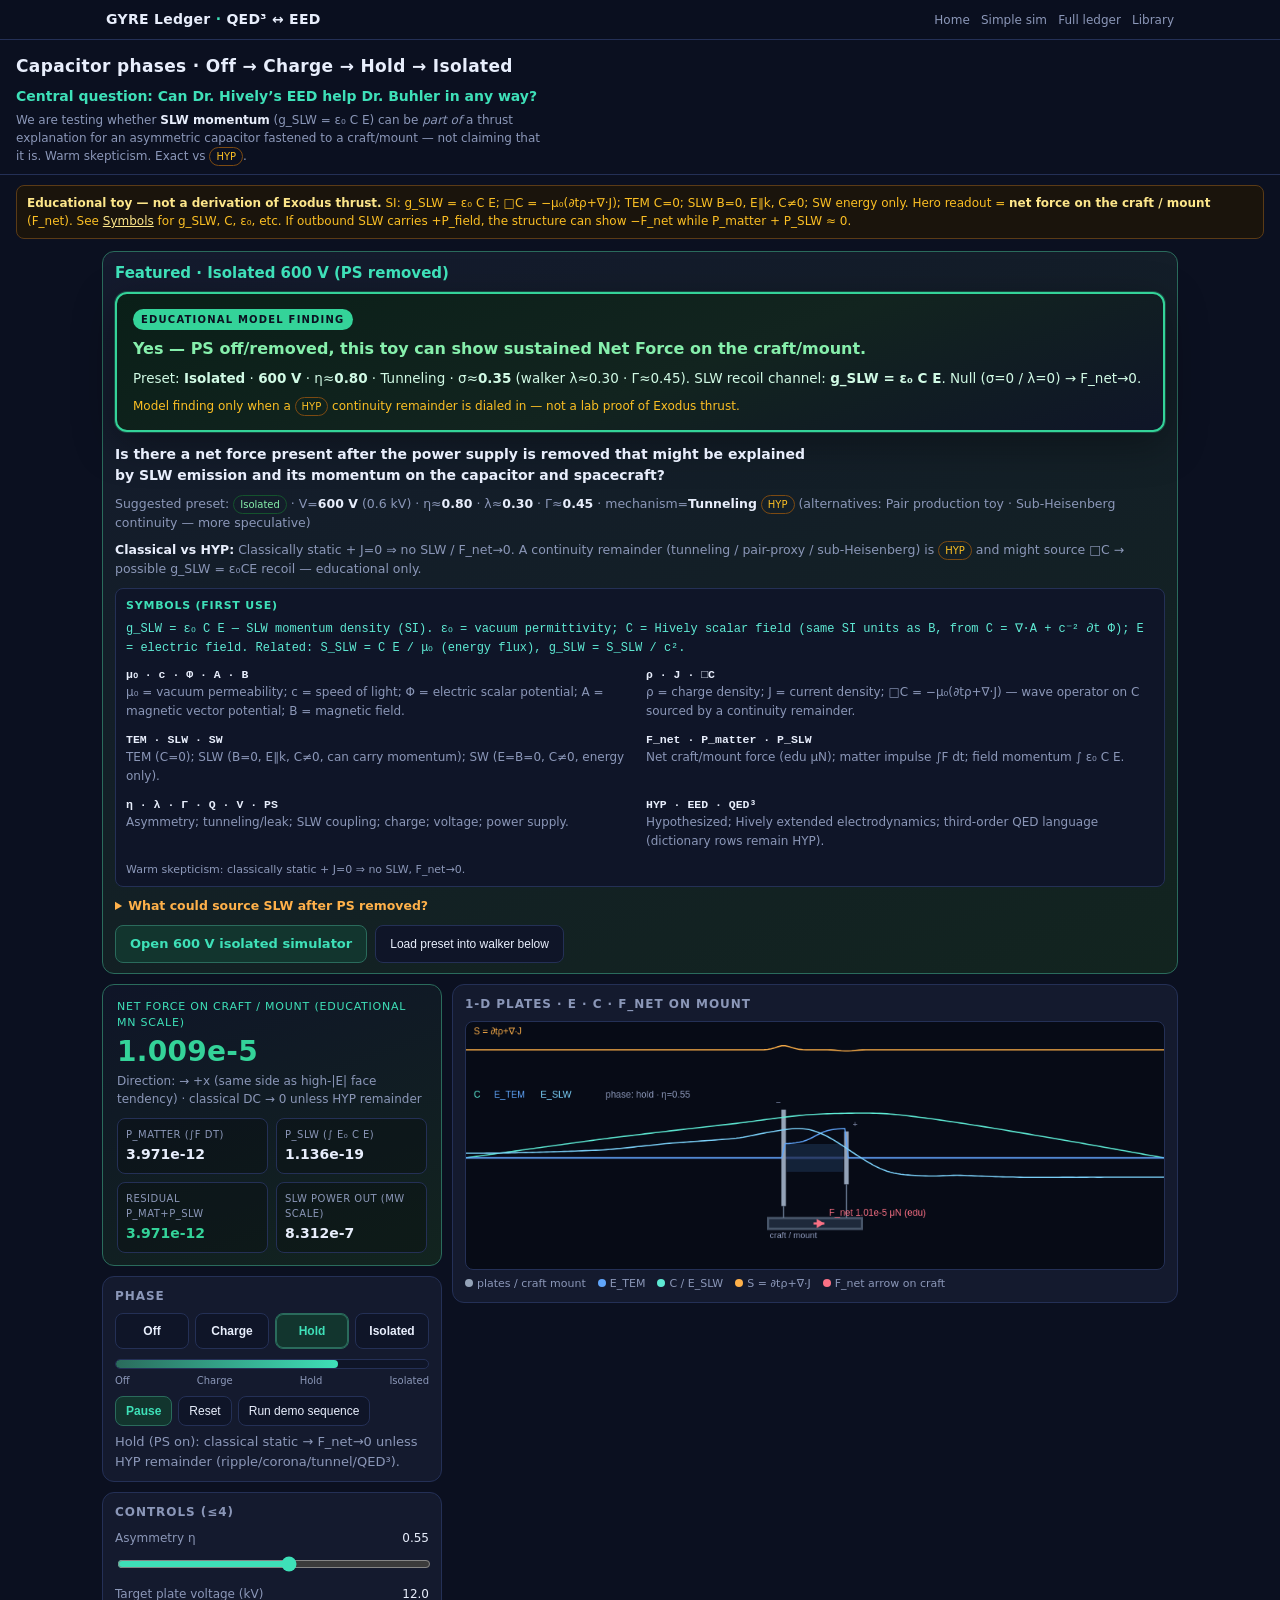
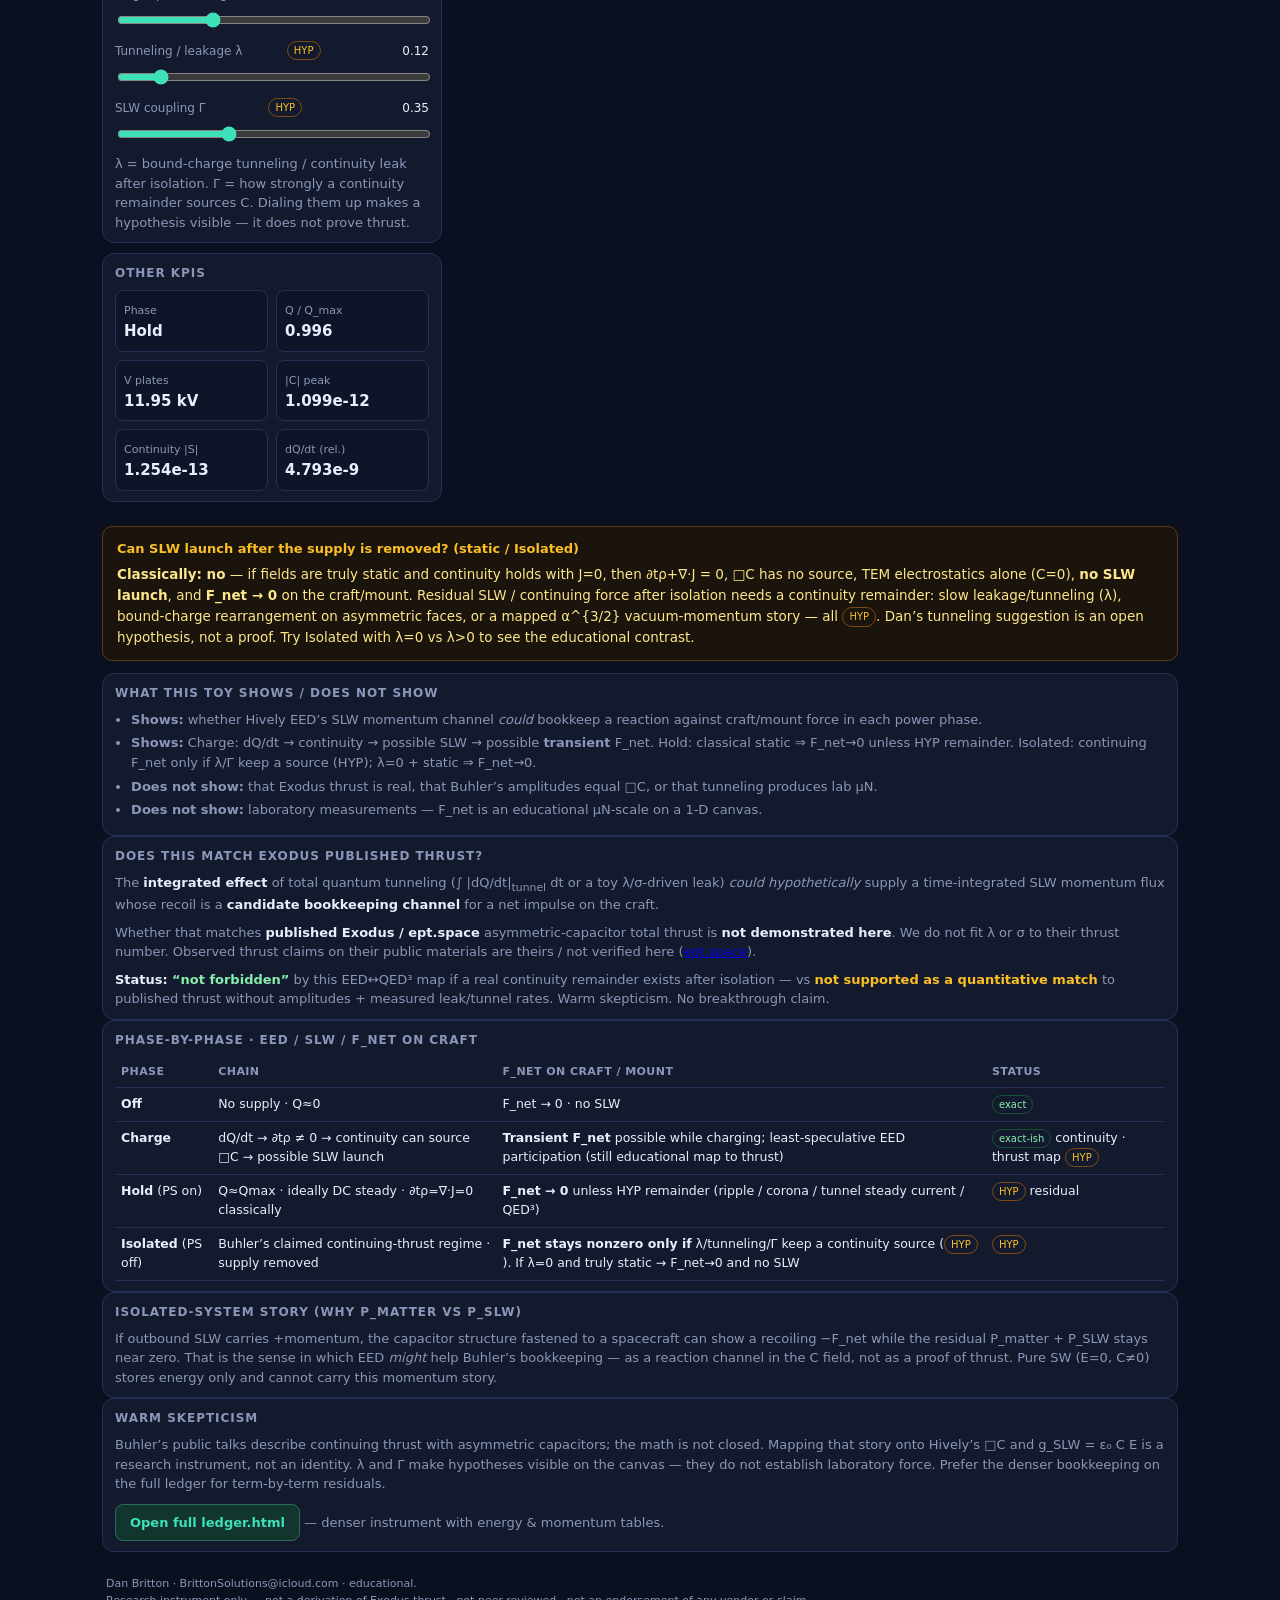
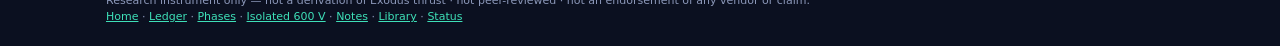
<file: phases.html>
<!DOCTYPE html>
<html lang="en">
<head>
<meta charset="UTF-8"/>
<meta name="viewport" content="width=device-width, initial-scale=1, maximum-scale=1"/>
<title>Capacitor phases · Can Hively EED help Buhler? · GYRE Ledger</title>
<meta name="description" content="Can Dr. Hively’s EED help Dr. Buhler? Phase walker for an asymmetric capacitor: Off → Charge → Hold → Isolated. Tests whether SLW momentum can participate in a thrust story — educational, not a claim."/>
<style>
  :root{
    --bg:#0b1020; --bg2:#0f1528; --panel:#141a2e; --ink:#e8eefc; --muted:#8b97b8;
    --line:#243056; --ced:#7aa2ff; --eed:#3ee0b8; --qed:#ffb14a;
    --slw:#5eead4; --sw:#c4b5fd; --tem:#60a5fa; --warn:#fb7185;
    --ok:#34d399; --plate:#94a3b8;
  }
  *{box-sizing:border-box}
  html,body{margin:0;background:var(--bg);color:var(--ink);font:14px/1.5 ui-sans-serif,system-ui,-apple-system,Segoe UI,sans-serif}
  .sticky{position:sticky;top:0;z-index:50;backdrop-filter:blur(12px);background:rgba(11,16,32,.92);border-bottom:1px solid var(--line)}
  .sticky-inner{max-width:1100px;margin:0 auto;padding:.65rem 16px;display:flex;flex-wrap:wrap;gap:.5rem 1rem;align-items:center;justify-content:space-between}
  .brand{font-size:14px;letter-spacing:.02em;color:var(--ink);text-decoration:none;font-weight:600}
  .brand span{color:var(--eed)}
  .nav{display:flex;flex-wrap:wrap;gap:.45rem .8rem;font-size:12px}
  .nav a{color:var(--muted);text-decoration:none}
  .nav a:hover,.nav a.active{color:var(--ink)}
  .nav a.active{color:var(--eed)}
  header{padding:14px 16px 8px;border-bottom:1px solid var(--line)}
  header h1{margin:0;font-size:17px;letter-spacing:.02em}
  header .lede{margin:6px 0 0;color:var(--eed);font-size:14px;font-weight:600;max-width:70ch}
  header .sub{margin:4px 0 0;color:var(--muted);font-size:12px;max-width:70ch}
  .banner{margin:10px 16px 0;padding:8px 10px;border:1px solid #5b3b16;background:#1a140c;color:#fbbf24;font-size:12px;border-radius:8px;line-height:1.5}
  .banner b{color:#fde68a}
  .wrap{display:grid;grid-template-columns:1fr;gap:10px;padding:10px 12px 24px;max-width:1100px;margin:0 auto}
  @media(min-width:980px){.wrap{grid-template-columns:340px 1fr}}
  .card{background:var(--panel);border:1px solid var(--line);border-radius:12px;padding:10px 12px}
  .card h2{margin:0 0 8px;font-size:12px;text-transform:uppercase;letter-spacing:.08em;color:var(--muted)}
  .card p,.card li{color:var(--muted);font-size:13px}
  label{display:flex;justify-content:space-between;align-items:center;gap:8px;margin:7px 0;font-size:12px;color:var(--muted)}
  label span.v{color:var(--ink);font-variant-numeric:tabular-nums;min-width:64px;text-align:right}
  input[type=range]{width:100%;accent-color:var(--eed)}
  button{background:#0f1528;color:var(--ink);border:1px solid var(--line);border-radius:8px;padding:7px 10px;cursor:pointer;font-size:12px}
  button.primary{background:#12352e;border-color:#2a6b5c;color:var(--eed);font-weight:600}
  button.phase{flex:1;min-width:72px;padding:10px 8px;font-weight:600}
  button.phase.on{background:#12352e;border-color:#2a6b5c;color:var(--eed);box-shadow:0 0 0 1px #2a6b5c inset}
  .phases{display:flex;gap:6px;flex-wrap:wrap;margin:6px 0 10px}
  .row{display:flex;gap:6px;flex-wrap:wrap;margin-top:8px}
  canvas{width:100%;height:auto;aspect-ratio:900/320;background:#070b16;border-radius:8px;border:1px solid var(--line);display:block}
  .legend{display:flex;flex-wrap:wrap;gap:8px 12px;margin-top:6px;font-size:11px;color:var(--muted)}
  .dot{display:inline-block;width:8px;height:8px;border-radius:50%;margin-right:4px}
  .grid2{display:grid;grid-template-columns:1fr 1fr;gap:8px}
  .kpi{background:#0f1528;border:1px solid var(--line);border-radius:8px;padding:8px}
  .kpi b{display:block;font-size:15px;font-variant-numeric:tabular-nums}
  .kpi span{color:var(--muted);font-size:11px}
  .hero{
    background:linear-gradient(160deg,#0f1528 0%,#12241f 100%);
    border:1px solid #2a6b5c;border-radius:12px;padding:14px 14px 12px;margin:0 0 10px;
  }
  .hero .label{font-size:11px;text-transform:uppercase;letter-spacing:.07em;color:var(--eed);margin:0 0 4px}
  .hero .val{font-size:28px;font-weight:700;font-variant-numeric:tabular-nums;letter-spacing:.01em;line-height:1.15}
  .hero .dir{font-size:12px;color:var(--muted);margin-top:4px}
  .hero .pair{display:grid;grid-template-columns:1fr 1fr;gap:8px;margin-top:10px}
  .hero .mini{background:rgba(0,0,0,.25);border:1px solid var(--line);border-radius:8px;padding:8px}
  .hero .mini span{display:block;font-size:10px;color:var(--muted);text-transform:uppercase;letter-spacing:.05em}
  .hero .mini b{display:block;font-size:14px;font-variant-numeric:tabular-nums;margin-top:2px}
  .tag{display:inline-block;font-size:10px;padding:1px 6px;border-radius:999px;border:1px solid var(--line);color:var(--muted);vertical-align:middle}
  .tag.hyp{border-color:#7c4a12;color:#fbbf24}
  .tag.ex{border-color:#14532d;color:#86efac}
  .timeline{height:10px;background:#0f1528;border:1px solid var(--line);border-radius:999px;overflow:hidden;margin:8px 0 4px}
  .timeline > i{display:block;height:100%;width:0;background:linear-gradient(90deg,#2a6b5c,var(--eed));border-radius:999px}
  .tl-labels{display:flex;justify-content:space-between;font-size:10px;color:var(--muted);margin-bottom:8px}
  .answer{border:1px solid #5b3b16;background:#1a140c;border-radius:10px;padding:12px 14px;margin:0 0 12px}
  .answer h2{color:#fbbf24;margin:0 0 6px;font-size:13px;text-transform:none;letter-spacing:0}
  .answer p{color:#fde68a;margin:0;font-size:13.5px;line-height:1.55}
  table{width:100%;border-collapse:collapse;font-size:12.5px}
  th,td{padding:7px 6px;border-bottom:1px solid var(--line);text-align:left;vertical-align:top}
  th{color:var(--muted);font-weight:600;font-size:11px;text-transform:uppercase;letter-spacing:.04em}
  .full{max-width:1100px;margin:0 auto;padding:0 12px 24px}
  footer{color:var(--muted);font-size:11px;padding:0 16px 20px;max-width:1100px;margin:0 auto}
  footer a{color:var(--eed)}
  .note{font-size:12px;color:var(--muted);margin:6px 0 0}
  ul.clean{margin:.35rem 0;padding-left:1.15rem}
  ul.clean li{margin:.3rem 0}

  .glossary{margin:10px 16px 0;padding:10px 12px;border:1px solid var(--line);background:var(--bg2,#0f1528);border-radius:8px;font-size:12px;color:var(--muted);line-height:1.55}
  .glossary h3{margin:0 0 6px;font-size:11px;text-transform:uppercase;letter-spacing:.07em;color:var(--eed)}
  .glossary dl{margin:0;display:grid;grid-template-columns:1fr;gap:4px 12px}
  @media(min-width:720px){.glossary dl{grid-template-columns:1fr 1fr}}
  .glossary dt{color:var(--ink);font-weight:600;font-family:ui-monospace,SFMono-Regular,Menlo,monospace;font-size:11.5px}
  .glossary dd{margin:0 0 6px;padding-left:0}
  .glossary .g-lead{margin:0 0 8px;color:var(--slw,#5eead4);font-family:ui-monospace,SFMono-Regular,Menlo,monospace;font-size:12px}


  .finding{
    margin:12px 16px 0;padding:14px 16px;
    border:2px solid #34d399;border-radius:12px;
    background:linear-gradient(160deg,#0a1f18 0%,#12241f 55%,#0f1528 100%);
    box-shadow:0 0 0 1px rgba(52,211,153,.25), 0 12px 40px rgba(0,0,0,.35);
  }
  .finding .kicker{
    display:inline-block;font-size:10px;font-weight:700;letter-spacing:.12em;
    text-transform:uppercase;color:#0b1020;background:#34d399;
    padding:3px 8px;border-radius:999px;margin:0 0 8px;
  }
  .finding h2{margin:0 0 8px;font-size:16px;color:#86efac;text-transform:none;letter-spacing:0;line-height:1.35}
  .finding p{margin:0;color:#d1fae5;font-size:13.5px;line-height:1.55}
  .finding .preset{margin-top:10px;padding:8px 10px;background:rgba(0,0,0,.28);border:1px solid #2a6b5c;border-radius:8px;font-size:13px;color:#a7f3d0}
  .finding .preset b{color:#ecfdf5}
  .finding .caveat{margin-top:8px;font-size:12px;color:#fbbf24}

</style>
</head>
<body>
<div class="sticky"><div class="sticky-inner">
  <a class="brand" href="index.html">GYRE Ledger <span>·</span> QED³ ↔ EED</a>
  <nav class="nav">
    <a href="index.html">Home</a>
    <a href="isolated-600.html">Simple sim</a>
    <a href="ledger.html">Full ledger</a>
    <a href="library.html">Library</a>
  </nav>
</div></div>

<header>
  <h1>Capacitor phases · Off → Charge → Hold → Isolated</h1>
  <p class="lede">Central question: Can Dr. Hively’s EED help Dr. Buhler in any way?</p>
  <p class="sub">We are testing whether <b style="color:var(--ink)">SLW momentum</b> (g_SLW = ε₀ C E) can be <i>part of</i> a thrust explanation for an asymmetric capacitor fastened to a craft/mount — not claiming that it is. Warm skepticism. Exact vs <span class="tag hyp">HYP</span>.</p>
</header>

<div class="banner">
  <b>Educational toy — not a derivation of Exodus thrust.</b>
  SI: g_SLW = ε₀ C E; □C = −μ₀(∂tρ+∇·J); TEM C=0; SLW B=0, E∥k, C≠0; SW energy only.
  Hero readout = <b>net force on the craft / mount</b> (F_net). See <a href="#symbols" style="color:#fde68a">Symbols</a> for g_SLW, C, ε₀, etc. If outbound SLW carries +P_field, the structure can show −F_net while P_matter + P_SLW ≈ 0.
</div>


<div class="full" id="iso600" style="padding-top:12px;padding-bottom:0">
  <div class="card" style="border-color:#2a6b5c;background:linear-gradient(160deg,#141a2e 0%,#12241f 100%)">
    <h2 style="text-transform:none;letter-spacing:0;font-size:15px;color:var(--eed)">Featured · Isolated 600 V (PS removed)</h2>

    <div class="finding" id="finding" style="margin:0 0 12px">
      <span class="kicker">Educational model finding</span>
      <h2>Yes — PS off/removed, this toy can show sustained Net Force on the craft/mount.</h2>
      <p>
        Preset: <b>Isolated</b> · <b>600 V</b> · η≈<b>0.80</b> · Tunneling · σ≈<b>0.35</b> (walker λ≈0.30 · Γ≈0.45).
        SLW recoil channel: <b>g_SLW = ε₀ C E</b>. Null (σ=0 / λ=0) → F_net→0.
      </p>
      <p class="caveat" style="margin-top:8px">
        Model finding only when a <span class="tag hyp">HYP</span> continuity remainder is dialed in — not a lab proof of Exodus thrust.
      </p>
    </div>

    <p style="margin:0 0 10px;color:var(--ink);font-size:14px;font-weight:600;max-width:72ch;line-height:1.45">
      Is there a net force present after the power supply is removed that might be explained by SLW emission and its momentum on the capacitor and spacecraft?
    </p>
    <p style="margin:0 0 8px;color:var(--muted);font-size:12.5px">
      Suggested preset: <span class="tag ex">Isolated</span>
      · V=<b style="color:var(--ink)">600 V</b> (0.6 kV)
      · η≈<b style="color:var(--ink)">0.80</b>
      · λ≈<b style="color:var(--ink)">0.30</b>
      · Γ≈<b style="color:var(--ink)">0.45</b>
      · mechanism=<b style="color:var(--ink)">Tunneling</b>
      <span class="tag hyp">HYP</span>
      (alternatives: Pair production toy · Sub-Heisenberg continuity — more speculative)
    </p>
    <p style="margin:0 0 10px;color:var(--muted);font-size:12.5px;line-height:1.5">
      <b style="color:var(--ink)">Classical vs HYP:</b>
      Classically static + J=0 ⇒ no SLW / F_net→0.
      A continuity remainder (tunneling / pair-proxy / sub-Heisenberg) is <span class="tag hyp">HYP</span> and might source □C → possible g_SLW = ε₀CE recoil — educational only.
    </p>

    <div class="glossary" id="symbols" style="margin:0 0 10px;padding:8px 10px">
      <h3>Symbols (first use)</h3>
      <p class="g-lead">g_SLW = ε₀ C E — SLW momentum density (SI). ε₀ = vacuum permittivity; C = Hively scalar field (same SI units as B, from C = ∇·A + c⁻² ∂t Φ); E = electric field. Related: S_SLW = C E / μ₀ (energy flux), g_SLW = S_SLW / c².</p>
      <dl>
        <div><dt>μ₀ · c · Φ · A · B</dt><dd>μ₀ = vacuum permeability; c = speed of light; Φ = electric scalar potential; A = magnetic vector potential; B = magnetic field.</dd></div>
        <div><dt>ρ · J · □C</dt><dd>ρ = charge density; J = current density; □C = −μ₀(∂tρ+∇·J) — wave operator on C sourced by a continuity remainder.</dd></div>
        <div><dt>TEM · SLW · SW</dt><dd>TEM (C=0); SLW (B=0, E∥k, C≠0, can carry momentum); SW (E=B=0, C≠0, energy only).</dd></div>
        <div><dt>F_net · P_matter · P_SLW</dt><dd>Net craft/mount force (edu μN); matter impulse ∫F dt; field momentum ∫ ε₀ C E.</dd></div>
        <div><dt>η · λ · Γ · Q · V · PS</dt><dd>Asymmetry; tunneling/leak; SLW coupling; charge; voltage; power supply.</dd></div>
        <div><dt>HYP · EED · QED³</dt><dd>Hypothesized; Hively extended electrodynamics; third-order QED language (dictionary rows remain HYP).</dd></div>
      </dl>
      <p style="margin:4px 0 0;font-size:11px">Warm skepticism: classically static + J=0 ⇒ no SLW, F_net→0.</p>
    </div>

    <details style="margin:0 0 10px">
      <summary style="cursor:pointer;color:var(--qed);font-size:12.5px;font-weight:600">What could source SLW after PS removed?</summary>
      <p style="margin:8px 0 6px;color:var(--muted);font-size:12.5px">
        <b style="color:var(--ink)">Classically</b> (static, J=0, continuity holds): ∂tρ+∇·J=0 → □C has no source → no SLW, F_net→0.
      </p>
      <ol style="margin:0;padding-left:1.2rem;color:var(--muted);font-size:12.5px;line-height:1.5">
        <li>Quantum tunneling / field emission / leakage between asymmetric plates (slow dQ/dt) <span class="tag hyp">HYP</span></li>
        <li>Bound-charge rearrangement / dielectric relaxation on the faces <span class="tag hyp">HYP</span></li>
        <li>Corona / micro-discharge / residual gas ionization <span class="tag" style="border-color:#7f1d1d;color:#fca5a5">lab confounder</span></li>
        <li>Surface patch potentials / contact-potential drifts <span class="tag hyp">HYP</span></li>
        <li>Hively “sub-Heisenberg times” local charge-conservation remainder <span class="tag hyp">HYP</span></li>
        <li>Virtual pair / vacuum polarization toy proxies <span class="tag hyp">HYP</span> — not Schwinger</li>
        <li>Buhler α<sup>3/2</sup> three-state / selection-rule remainder mapped onto □C <span class="tag hyp">HYP</span></li>
        <li>Mechanical vibration / piezo / microphonic dC/dt of geometry <span class="tag ex">mundane classical</span></li>
        <li>Thermal Johnson noise / charge flicker on plates</li>
        <li>Incomplete isolation — residual PS or cable displacement current <span class="tag" style="border-color:#7f1d1d;color:#fca5a5">artifact</span></li>
      </ol>
    </details>
    <p style="margin:0;display:flex;flex-wrap:wrap;gap:8px">
      <a class="primary" href="isolated-600.html" style="display:inline-block;padding:8px 14px;border-radius:8px;background:#12352e;border:1px solid #2a6b5c;color:var(--eed);text-decoration:none;font-weight:600">Open 600 V isolated simulator</a>
      <button type="button" id="btnLoadIso600" style="padding:8px 14px">Load preset into walker below</button>
    </p>
  </div>
</div>

<div class="wrap">
  <div>
    <div class="hero" id="heroForce">
      <div class="label">Net force on craft / mount (educational μN scale)</div>
      <div class="val" id="kF">0.000</div>
      <div class="dir" id="kFdir">Direction: — · phase Off · no load</div>
      <div class="pair">
        <div class="mini"><span>P_matter (∫F dt)</span><b id="kPmat">0</b></div>
        <div class="mini"><span>P_SLW (∫ ε₀ C E)</span><b id="kPslw">0</b></div>
        <div class="mini"><span>Residual P_mat+P_SLW</span><b id="kP">0</b></div>
        <div class="mini"><span>SLW power out (μW scale)</span><b id="kW">0</b></div>
      </div>
    </div>

    <div class="card">
      <h2>Phase</h2>
      <div class="phases" id="phaseBtns">
        <button class="phase on" data-phase="off" type="button">Off</button>
        <button class="phase" data-phase="charge" type="button">Charge</button>
        <button class="phase" data-phase="hold" type="button">Hold</button>
        <button class="phase" data-phase="isolated" type="button">Isolated</button>
      </div>
      <div class="timeline"><i id="tlBar"></i></div>
      <div class="tl-labels"><span>Off</span><span>Charge</span><span>Hold</span><span>Isolated</span></div>
      <div class="row">
        <button class="primary" id="btnRun" type="button">Pause</button>
        <button id="btnReset" type="button">Reset</button>
        <button id="btnDemo" type="button">Run demo sequence</button>
      </div>
      <p class="note" id="phaseHint">Off: no power · Q≈0 · F_net→0 · no SLW source.</p>
    </div>

    <div class="card" style="margin-top:10px">
      <h2>Controls (≤4)</h2>
      <label>Asymmetry η <span class="v" id="vEta">0.55</span></label>
      <input id="eta" type="range" min="0" max="1" step="0.01" value="0.55"/>
      <label>Target plate voltage (kV) <span class="v" id="vV">12.0</span></label>
      <input id="volt" type="range" min="0.2" max="40" step="0.1" value="12"/>
      <label>Tunneling / leakage λ <span class="tag hyp">HYP</span> <span class="v" id="vLam">0.12</span></label>
      <input id="lam" type="range" min="0" max="1" step="0.01" value="0.12"/>
      <label>SLW coupling Γ <span class="tag hyp">HYP</span> <span class="v" id="vGam">0.35</span></label>
      <input id="gamma" type="range" min="0" max="1" step="0.01" value="0.35"/>
      <p class="note">λ = bound-charge tunneling / continuity leak after isolation. Γ = how strongly a continuity remainder sources C. Dialing them up makes a hypothesis visible — it does not prove thrust.</p>
    </div>

    <div class="card" style="margin-top:10px">
      <h2>Other KPIs</h2>
      <div class="grid2">
        <div class="kpi"><span>Phase</span><b id="kPhase">Off</b></div>
        <div class="kpi"><span>Q / Q_max</span><b id="kQ">0.00</b></div>
        <div class="kpi"><span>V plates</span><b id="kVolt">0.00</b></div>
        <div class="kpi"><span>|C| peak</span><b id="kC">0</b></div>
        <div class="kpi"><span>Continuity |S|</span><b id="kS">0</b></div>
        <div class="kpi"><span>dQ/dt (rel.)</span><b id="kDQ">0</b></div>
      </div>
    </div>
  </div>

  <div>
    <div class="card">
      <h2>1-D plates · E · C · F_net on mount</h2>
      <canvas id="cv" width="900" height="320"></canvas>
      <div class="legend">
        <span><i class="dot" style="background:var(--plate)"></i>plates / craft mount</span>
        <span><i class="dot" style="background:var(--tem)"></i>E_TEM</span>
        <span><i class="dot" style="background:var(--slw)"></i>C / E_SLW</span>
        <span><i class="dot" style="background:var(--qed)"></i>S = ∂tρ+∇·J</span>
        <span><i class="dot" style="background:var(--warn)"></i>F_net arrow on craft</span>
      </div>
    </div>
  </div>
</div>

<div class="full">
  <div class="answer">
    <h2>Can SLW launch after the supply is removed? (static / Isolated)</h2>
    <p>
      <b>Classically: no</b> — if fields are truly static and continuity holds with J=0, then ∂tρ+∇·J = 0, □C has no source, TEM electrostatics alone (C=0), <b>no SLW launch</b>, and <b>F_net → 0</b> on the craft/mount.
      Residual SLW / continuing force after isolation needs a continuity remainder: slow leakage/tunneling (λ), bound-charge rearrangement on asymmetric faces, or a mapped α^{3/2} vacuum-momentum story — all <span class="tag hyp">HYP</span>.
      Dan’s tunneling suggestion is an open hypothesis, not a proof. Try Isolated with λ=0 vs λ&gt;0 to see the educational contrast.
    </p>
  </div>

  <div class="card">
    <h2>What this toy shows / does not show</h2>
    <ul class="clean">
      <li><b>Shows:</b> whether Hively EED’s SLW momentum channel <i>could</i> bookkeep a reaction against craft/mount force in each power phase.</li>
      <li><b>Shows:</b> Charge: dQ/dt → continuity → possible SLW → possible <b>transient</b> F_net. Hold: classical static ⇒ F_net→0 unless HYP remainder. Isolated: continuing F_net only if λ/Γ keep a source (HYP); λ=0 + static ⇒ F_net→0.</li>
      <li><b>Does not show:</b> that Exodus thrust is real, that Buhler’s amplitudes equal □C, or that tunneling produces lab μN.</li>
      <li><b>Does not show:</b> laboratory measurements — F_net is an educational μN-scale on a 1-D canvas.</li>
    </ul>
  </div>


  <div class="card" id="exodus-match">
    <h2>Does this match Exodus published thrust?</h2>
    <p style="margin:0 0 8px;color:var(--muted)">
      The <b style="color:var(--ink)">integrated effect</b> of total quantum tunneling
      (∫ |dQ/dt|<sub>tunnel</sub> dt or a toy λ/σ-driven leak)
      <i>could hypothetically</i> supply a time-integrated SLW momentum flux whose recoil is a
      <b style="color:var(--ink)">candidate bookkeeping channel</b> for a net impulse on the craft.
    </p>
    <p style="margin:0 0 8px;color:var(--muted)">
      Whether that matches <b style="color:var(--ink)">published Exodus / ept.space</b> asymmetric-capacitor total thrust
      is <b style="color:var(--ink)">not demonstrated here</b>. We do not fit λ or σ to their thrust number.
      Observed thrust claims on their public materials are theirs / not verified here
      (<a href="https://ept.space" rel="noopener noreferrer" target="_blank">ept.space</a>).
    </p>
    <p style="margin:0;color:var(--muted)">
      <b style="color:var(--ink)">Status:</b> <b style="color:#86efac">“not forbidden”</b> by this EED↔QED³ map
      if a real continuity remainder exists after isolation —
      vs <b style="color:#fbbf24">not supported as a quantitative match</b> to published thrust
      without amplitudes + measured leak/tunnel rates.
      Warm skepticism. No breakthrough claim.
    </p>
  </div>

  <div class="card">
    <h2>Phase-by-phase · EED / SLW / F_net on craft</h2>
    <table>
      <thead>
        <tr><th>Phase</th><th>Chain</th><th>F_net on craft / mount</th><th>Status</th></tr>
      </thead>
      <tbody>
        <tr>
          <td><b>Off</b></td>
          <td>No supply · Q≈0</td>
          <td>F_net → 0 · no SLW</td>
          <td><span class="tag ex">exact</span></td>
        </tr>
        <tr>
          <td><b>Charge</b></td>
          <td>dQ/dt → ∂tρ ≠ 0 → continuity can source □C → possible SLW launch</td>
          <td><b>Transient F_net</b> possible while charging; least-speculative EED participation (still educational map to thrust)</td>
          <td><span class="tag ex">exact-ish</span> continuity · thrust map <span class="tag hyp">HYP</span></td>
        </tr>
        <tr>
          <td><b>Hold</b> (PS on)</td>
          <td>Q≈Qmax · ideally DC steady · ∂tρ=∇·J=0 classically</td>
          <td><b>F_net → 0</b> unless HYP remainder (ripple / corona / tunnel steady current / QED³)</td>
          <td><span class="tag hyp">HYP</span> residual</td>
        </tr>
        <tr>
          <td><b>Isolated</b> (PS off)</td>
          <td>Buhler’s claimed continuing-thrust regime · supply removed</td>
          <td><b>F_net stays nonzero only if</b> λ/tunneling/Γ keep a continuity source (<span class="tag hyp">HYP</span>). If λ=0 and truly static → F_net→0 and no SLW</td>
          <td><span class="tag hyp">HYP</span></td>
        </tr>
      </tbody>
    </table>
  </div>

  <div class="card">
    <h2>Isolated-system story (why P_matter vs P_SLW)</h2>
    <p style="margin:0">
      If outbound SLW carries +momentum, the capacitor structure fastened to a spacecraft can show a recoiling −F_net while the residual P_matter + P_SLW stays near zero.
      That is the sense in which EED <i>might</i> help Buhler’s bookkeeping — as a reaction channel in the C field, not as a proof of thrust.
      Pure SW (E=0, C≠0) stores energy only and cannot carry this momentum story.
    </p>
  </div>

  <div class="card">
    <h2>Warm skepticism</h2>
    <p style="margin:0">
      Buhler’s public talks describe continuing thrust with asymmetric capacitors; the math is not closed.
      Mapping that story onto Hively’s □C and g_SLW = ε₀ C E is a research instrument, not an identity.
      λ and Γ make hypotheses visible on the canvas — they do not establish laboratory force.
      Prefer the denser bookkeeping on the full ledger for term-by-term residuals.
    </p>
    <p class="note" style="margin-top:10px">
      <a href="ledger.html" style="display:inline-block;padding:8px 14px;border-radius:8px;background:#12352e;border:1px solid #2a6b5c;color:var(--eed);text-decoration:none;font-weight:600">Open full ledger.html</a>
      — denser instrument with energy &amp; momentum tables.
    </p>
  </div>
</div>

<footer>
  Dan Britton · BrittonSolutions@icloud.com · educational.<br/>
  Research instrument only — not a derivation of Exodus thrust · not peer-reviewed · not an endorsement of any vendor or claim.<br/>
  <a href="index.html">Home</a> · <a href="ledger.html">Ledger</a> · <a href="phases.html">Phases</a> · <a href="isolated-600.html">Isolated 600 V</a> · <a href="notes.html">Notes</a> · <a href="library.html">Library</a> · <a href="status.html">Status</a>
</footer>

<script>
(function(){
  const c0 = 2.99792458e8, mu0 = 4*Math.PI*1e-7, eps0 = 1/(mu0*c0*c0);
  const N = 200, L = 2.0, dx = (2*L)/(N-1);
  const xs = Float64Array.from({length:N}, (_,i)=> -L + i*dx);
  const plateL = -0.18, plateR = 0.18;
  const RC_TAU = 0.35;
  const HOLD_TIME = 1.4;
  const DEMO_PHASES = ["off","charge","hold","isolated"];

  let C = new Float64Array(N), Ct = new Float64Array(N);
  let EL = new Float64Array(N);
  let t = 0, running = true, demo = false;
  let phase = "off";
  let Q = 0, Qmax = 1;
  let phaseT = 0;
  let accP = 0;
  let lastFnet = 0;
  const dt = 0.4 * dx / c0;

  const $ = id => document.getElementById(id);
  function fmt(x, d=3){
    if (!isFinite(x)) return "—";
    const a = Math.abs(x);
    if (a !== 0 && (a < 1e-3 || a >= 1e4)) return x.toExponential(d);
    return x.toFixed(d);
  }
  function sanitize(arr){
    for (let i=0;i<arr.length;i++) if (!isFinite(arr[i])) arr[i]=0;
  }

  function srcProfile(eta){
    const s = new Float64Array(N);
    for (let i=0;i<N;i++){
      const x = xs[i];
      const left = Math.exp(-(((x-plateL)/0.06)**2));
      const right= Math.exp(-(((x-plateR)/0.06)**2));
      s[i] = (1+eta)*left - (1-eta)*right;
    }
    return s;
  }

  const HINTS = {
    off: "Off: no power · Q≈0 · F_net→0 · no SLW source.",
    charge: "Charge: dQ/dt → continuity → possible SLW launch → possible transient F_net on craft (least speculative EED participation).",
    hold: "Hold (PS on): classical static → F_net→0 unless HYP remainder (ripple/corona/tunnel/QED³).",
    isolated: "Isolated (PS off): Buhler’s claimed continuing-thrust regime — F_net stays nonzero only if λ/Γ keep a continuity source (HYP). λ=0 + static → F_net→0, no SLW."
  };

  function setPhase(p, fromDemo){
    if (DEMO_PHASES.indexOf(p) < 0) return;
    phase = p;
    phaseT = 0;
    if (!fromDemo) demo = false;
    document.querySelectorAll(".phase").forEach(b=>{
      b.classList.toggle("on", b.getAttribute("data-phase")===phase);
    });
    $("phaseHint").textContent = HINTS[phase];
    $("kPhase").textContent = phase.charAt(0).toUpperCase()+phase.slice(1);
    updateTimeline();
  }

  function updateTimeline(){
    let frac = 0;
    if (phase === "charge") frac = (1 + Math.min(1, Q/Math.max(1e-9,Qmax))) / 3;
    else if (phase === "hold") frac = (2 + Math.min(1, phaseT/HOLD_TIME)) / 3;
    else if (phase === "isolated") frac = 1;
    $("tlBar").style.width = (100*frac).toFixed(1) + "%";
  }

  function syncLabels(){
    $("vEta").textContent = (+$("eta").value).toFixed(2);
    const kv = +$("volt").value;
    $("vV").textContent = kv < 1 ? (kv*1000).toFixed(0) + " V" : kv.toFixed(1);
    $("vLam").textContent = (+$("lam").value).toFixed(2);
    $("vGam").textContent = (+$("gamma").value).toFixed(2);
  }

  function step(wallDt){
    const eta = +$("eta").value;
    const Vtarget = +$("volt").value * 1e3;
    const lam = +$("lam").value;
    const Gam = +$("gamma").value;
    const gap = plateR - plateL;
    Qmax = Math.max(1e-12, eps0 * (Vtarget/gap) * gap);
    const wdt = Math.min(0.05, Math.max(0.001, wallDt || 0.016));

    let dQdt = 0;
    if (phase === "off"){
      Q += (0 - Q) * (1 - Math.exp(-wdt / 0.08));
      if (Q < 1e-6 * Qmax) Q = 0;
    } else if (phase === "charge"){
      const k = 1 - Math.exp(-wdt / RC_TAU);
      const Qnew = Q + (Qmax - Q) * k;
      dQdt = (Qnew - Q) / Math.max(1e-9, wdt);
      Q = Qnew;
      if (demo && Q > 0.98 * Qmax){ setPhase("hold", true); }
    } else if (phase === "hold"){
      Q += (Qmax - Q) * (1 - Math.exp(-wdt / 0.12));
      // HYP residual ripple only if Γ or λ keep a remainder
      dQdt = 0.02 * Qmax * Math.sin(2*Math.PI*8*t) * Gam * (0.25 + 0.75*lam);
      phaseT += wdt;
      if (demo && phaseT > HOLD_TIME){ setPhase("isolated", true); }
    } else if (phase === "isolated"){
      // HYP leak; if λ=0 → truly static, dQ/dt=0
      const leak = lam * 0.35;
      dQdt = -leak * Q;
      Q = Math.max(0, Q + dQdt * wdt);
      phaseT += wdt;
    }

    const Vnow = (Q / Qmax) * Vtarget;
    const E0 = Vnow / gap;
    const prof = srcProfile(eta);

    const Scont = new Float64Array(N);
    const DEMO_SCALE = 90;
    let Samp = 0;
    if (phase === "charge"){
      Samp = DEMO_SCALE * Gam * (dQdt / Math.max(1e-12, Qmax)) * (eps0 * Math.max(E0, 1));
    } else if (phase === "hold"){
      Samp = DEMO_SCALE * 0.15 * Gam * (0.02 + 0.08*lam) * (eps0 * Math.max(E0, 1)) * Math.sin(2*Math.PI*8*t);
    } else if (phase === "isolated"){
      if (lam > 1e-6){
        const leakS = Math.abs(dQdt) / Math.max(1e-12, Qmax);
        Samp = DEMO_SCALE * Gam * (leakS + 0.04*lam*eta*(Q/Qmax)) * (eps0 * Math.max(E0, 1));
      } else {
        Samp = 0; // truly static: no continuity remainder → no SLW launch
      }
    }

    for (let i=0;i<N;i++) Scont[i] = Samp * prof[i];

    const sub = 18;
    for (let s=0;s<sub;s++){
      const Cxx = new Float64Array(N);
      for (let i=1;i<N-1;i++) Cxx[i] = (C[i+1]-2*C[i]+C[i-1])/(dx*dx);
      for (let i=1;i<N-1;i++){
        const acc = c0*c0*Cxx[i] + c0*c0*mu0*Scont[i];
        Ct[i] += acc*dt;
        C[i] += Ct[i]*dt;
      }
      C[0]*=0.92; C[N-1]*=0.92; Ct[0]*=0.92; Ct[N-1]*=0.92;
      t += dt;
    }
    // If truly static isolated with λ=0, damp leftover C so F_net→0
    if (phase === "isolated" && lam < 1e-6){
      for (let i=0;i<N;i++){ C[i]*=0.96; Ct[i]*=0.96; }
    }
    sanitize(C); sanitize(Ct);

    const ESLW = new Float64Array(N);
    let run = 0; ESLW[0]=0;
    for (let i=1;i<N;i++){
      run += -0.5*(Ct[i]+Ct[i-1])*dx;
      ESLW[i] = run;
    }
    let m=0; for (let i=0;i<N;i++) m+=ESLW[i]; m/=N;
    for (let i=0;i<N;i++) ESLW[i]-=m;

    const Estat = new Float64Array(N);
    for (let i=0;i<N;i++){
      const x = xs[i];
      if (x>plateL && x<plateR) Estat[i] = E0*(1 + 0.65*eta*Math.tanh(12*(x)));
      else Estat[i] = 0;
      EL[i] = Estat[i] + ESLW[i];
    }

    let g_slw=0, f_JC=0, f_press=0, f_lor=0, maxC=0, maxS=0;
    let fluxL=0, fluxR=0;
    for (let i=1;i<N-1;i++){
      const Sslw = C[i]*EL[i]/mu0;
      const gSLW = Sslw/(c0*c0); // = ε₀ C E
      const onPlate = (Math.abs(xs[i]-plateL)<0.03)||(Math.abs(xs[i]-plateR)<0.03);
      const Jx = onPlate ? (eps0 * dQdt / Math.max(1e-12,Qmax) * E0 * 0.2 * prof[i]) : 0;
      const rho = eps0*((EL[i+1]-EL[i-1])/(2*dx) + Ct[i]);
      const dC = (C[i+1]-C[i-1])/(2*dx);
      g_slw += gSLW*dx;
      f_JC += Jx*C[i]*dx;
      f_press += -(C[i]*dC)/mu0 * dx;
      f_lor += rho*EL[i]*dx;
      if (Math.abs(C[i])>maxC) maxC=Math.abs(C[i]);
      if (Math.abs(Scont[i])>maxS) maxS=Math.abs(Scont[i]);
    }
    fluxL = (C[2]*EL[2])/mu0;
    fluxR = (C[N-3]*EL[N-3])/mu0;

    // Net force on apparatus / craft mount (educational)
    // Prefer reaction opposite outbound SLW momentum flux when η>0
    const Fnet = f_lor + f_JC + f_press;
    lastFnet = Fnet;
    accP += Fnet * wdt;
    const Ptot = accP + g_slw;

    // Hero KPI
    const FmuN = Fnet * 1e6;
    $("kF").textContent = fmt(FmuN, 3);
    $("kF").style.color = Math.abs(FmuN) < 1e-6 ? "var(--muted)" : (FmuN >= 0 ? "var(--ok)" : "var(--warn)");
    let dirTxt = "Direction: —";
    if (Math.abs(FmuN) > 1e-6){
      dirTxt = FmuN >= 0
        ? "Direction: → +x (same side as high-|E| face tendency)"
        : "Direction: ← −x (recoil opposite outbound SLW)";
    }
    if (phase === "isolated" && lam < 1e-6){
      dirTxt += " · λ=0 static → expect F_net→0 (no SLW)";
    } else if (phase === "isolated"){
      dirTxt += " · λ>0 HYP leak can sustain residual F_net";
    } else if (phase === "charge"){
      dirTxt += " · transient while dQ/dt ≠ 0";
    } else if (phase === "hold"){
      dirTxt += " · classical DC → 0 unless HYP remainder";
    }
    $("kFdir").textContent = dirTxt;

    $("kPmat").textContent = fmt(accP, 3);
    $("kPslw").textContent = fmt(g_slw, 3);
    $("kP").textContent = fmt(Ptot, 3);
    $("kP").style.color = Math.abs(Ptot) < Math.max(1e-10, 0.15*(Math.abs(accP)+Math.abs(g_slw))) ? "var(--ok)" : "var(--warn)";
    $("kW").textContent = fmt((Math.abs(fluxL)+Math.abs(fluxR))*1e6, 3);
    $("kQ").textContent = fmt(Q/Qmax, 3);
    $("kVolt").textContent = Vnow < 1000 ? (fmt(Vnow, 0) + " V") : (fmt(Vnow/1e3, 2) + " kV");
    $("kC").textContent = fmt(maxC, 3);
    $("kS").textContent = fmt(maxS, 3);
    $("kDQ").textContent = fmt(dQdt / Math.max(1e-12, Qmax), 3);
    updateTimeline();
    draw(EL, Estat, ESLW, C, Scont, eta, E0, Fnet);
  }

  function draw(EL, Estat, ESLW, C, Scont, eta, E0, Fnet){
    const cv=$("cv"), ctx=cv.getContext("2d");
    const W=cv.width, H=cv.height;
    ctx.clearRect(0,0,W,H);
    const xpix = x => (x+L)/(2*L)*W;
    const mid = H*0.55;

    ctx.strokeStyle="#243056"; ctx.beginPath(); ctx.moveTo(0,mid); ctx.lineTo(W,mid); ctx.stroke();

    // craft / mount bar under plates
    const mountY = mid + 78;
    ctx.fillStyle="#1e293b";
    ctx.fillRect(xpix(plateL)-20, mountY, xpix(plateR)-xpix(plateL)+40, 14);
    ctx.strokeStyle="#475569"; ctx.strokeRect(xpix(plateL)-20, mountY, xpix(plateR)-xpix(plateL)+40, 14);
    ctx.fillStyle="#8b97b8"; ctx.font="11px sans-serif";
    ctx.fillText("craft / mount", xpix(plateL)-18, mountY + 26);

    // plates
    ctx.fillStyle="#94a3b8";
    const ph=36+48*eta;
    ctx.fillRect(xpix(plateL)-3, mid-ph, 6, ph*2);
    ctx.fillRect(xpix(plateR)-3, mid-(ph*0.55), 6, ph*1.1);
    // fasteners to mount
    ctx.strokeStyle="#64748b"; ctx.lineWidth=1.5;
    ctx.beginPath();
    ctx.moveTo(xpix(plateL), mid+ph); ctx.lineTo(xpix(plateL), mountY);
    ctx.moveTo(xpix(plateR), mid+ph*0.55); ctx.lineTo(xpix(plateR), mountY);
    ctx.stroke();
    ctx.fillStyle="#8b97b8";
    ctx.fillText("−", xpix(plateL)-10, mid-ph-6);
    ctx.fillText("+", xpix(plateR)+8, mid-ph*0.55-6);

    const qFrac = Math.min(1, Math.max(0, Q/Math.max(1e-12,Qmax)));
    ctx.fillStyle="rgba(96,165,250,0.15)";
    ctx.fillRect(xpix(plateL)+4, mid-18, (xpix(plateR)-xpix(plateL)-8)*qFrac, 36);

    function plot(arr, color, scale, y0){
      ctx.beginPath(); ctx.strokeStyle=color; ctx.lineWidth=1.6;
      for (let i=0;i<N;i++){
        const px=xpix(xs[i]), py=y0 - arr[i]*scale;
        if(i===0) ctx.moveTo(px,py); else ctx.lineTo(px,py);
      }
      ctx.stroke();
    }
    const maxC = Math.max(1e-12, ...C.map(Math.abs));
    const maxE = Math.max(1e-12, ...EL.map(Math.abs), 1);
    const maxS = Math.max(1e-12, ...Scont.map(Math.abs));
    plot(Scont, "#ffb14a", 42/maxS, 36);
    plot(C, "#5eead4", 58/maxC, mid);
    plot(Estat, "#60a5fa", 38/maxE, mid);
    plot(ESLW, "#7dd3fc", 38/Math.max(1e-12,...ESLW.map(Math.abs)), mid);

    // F_net arrow on craft
    const FmuN = Fnet * 1e6;
    const cx = (xpix(plateL)+xpix(plateR))/2;
    const cy = mountY + 7;
    const mag = Math.min(90, 12 + 28*Math.log10(1 + Math.abs(FmuN)*1e3));
    if (Math.abs(FmuN) > 1e-6){
      const dir = FmuN >= 0 ? 1 : -1;
      const x1 = cx - dir*mag*0.15;
      const x2 = cx + dir*mag;
      ctx.strokeStyle="#fb7185"; ctx.fillStyle="#fb7185"; ctx.lineWidth=3;
      ctx.beginPath(); ctx.moveTo(x1, cy); ctx.lineTo(x2, cy); ctx.stroke();
      ctx.beginPath();
      ctx.moveTo(x2, cy);
      ctx.lineTo(x2 - dir*10, cy-6);
      ctx.lineTo(x2 - dir*10, cy+6);
      ctx.closePath(); ctx.fill();
      ctx.font="12px sans-serif";
      ctx.fillText("F_net " + fmt(FmuN,2) + " μN (edu)", x2 + (dir>0?6:-110), cy-10);
    } else {
      ctx.fillStyle="#64748b"; ctx.font="12px sans-serif";
      ctx.fillText("F_net ≈ 0", cx-28, cy-10);
    }

    ctx.fillStyle="#ffb14a"; ctx.fillText("S = ∂tρ+∇·J", 10, 16);
    ctx.fillStyle="#5eead4"; ctx.fillText("C", 10, mid-78);
    ctx.fillStyle="#60a5fa"; ctx.fillText("E_TEM", 36, mid-78);
    ctx.fillStyle="#7dd3fc"; ctx.fillText("E_SLW", 96, mid-78);
    ctx.fillStyle="#8b97b8";
    ctx.fillText("phase: "+phase+" · η="+eta.toFixed(2), 180, mid-78);
  }

  document.querySelectorAll(".phase").forEach(b=>{
    b.addEventListener("click", ()=> setPhase(b.getAttribute("data-phase"), false));
  });
  ["eta","volt","lam","gamma"].forEach(id=>{
    $(id).addEventListener("input", ()=>{
      syncLabels();
      if (!running) step(0.016);
    });
  });
  $("btnRun").onclick = ()=>{
    running = !running;
    $("btnRun").textContent = running ? "Pause" : "Run";
  };
  $("btnReset").onclick = ()=>{
    C.fill(0); Ct.fill(0); EL.fill(0); t=0; accP=0; Q=0; demo=false; phaseT=0; lastFnet=0;
    setPhase("off", false);
    step(0.016);
  };
  $("btnDemo").onclick = ()=>{
    C.fill(0); Ct.fill(0); EL.fill(0); t=0; accP=0; Q=0; phaseT=0; lastFnet=0;
    demo = true; running = true;
    $("btnRun").textContent = "Pause";
    setPhase("charge", true);
  };

  let last = performance.now();
  function loop(now){
    const wallDt = Math.min(0.05, (now - last)/1000);
    last = now;
    if (running) step(wallDt);
    requestAnimationFrame(loop);
  }

  $("btnLoadIso600").onclick = ()=>{
    $("eta").value = "0.80";
    $("volt").value = "0.6";
    $("lam").value = "0.30";
    $("gamma").value = "0.45";
    syncLabels();
    C.fill(0); Ct.fill(0); EL.fill(0); t=0; accP=0; phaseT=0; lastFnet=0; demo=false;
    setPhase("isolated", false);
    // Q ≈ Qmax at 0.6 kV
    const Vtarget = 0.6 * 1e3;
    const gap = plateR - plateL;
    Qmax = Math.max(1e-12, eps0 * (Vtarget/gap) * gap);
    Q = Qmax;
    running = true;
    $("btnRun").textContent = "Pause";
    step(0.016);
    document.getElementById("heroForce").scrollIntoView({behavior:"smooth", block:"start"});
  };

  syncLabels();
  setPhase("off", false);
  step(0.016);
  demo = true; running = true;
  setPhase("charge", true);
  requestAnimationFrame(loop);
})();
</script>
</body>
</html>
</file>
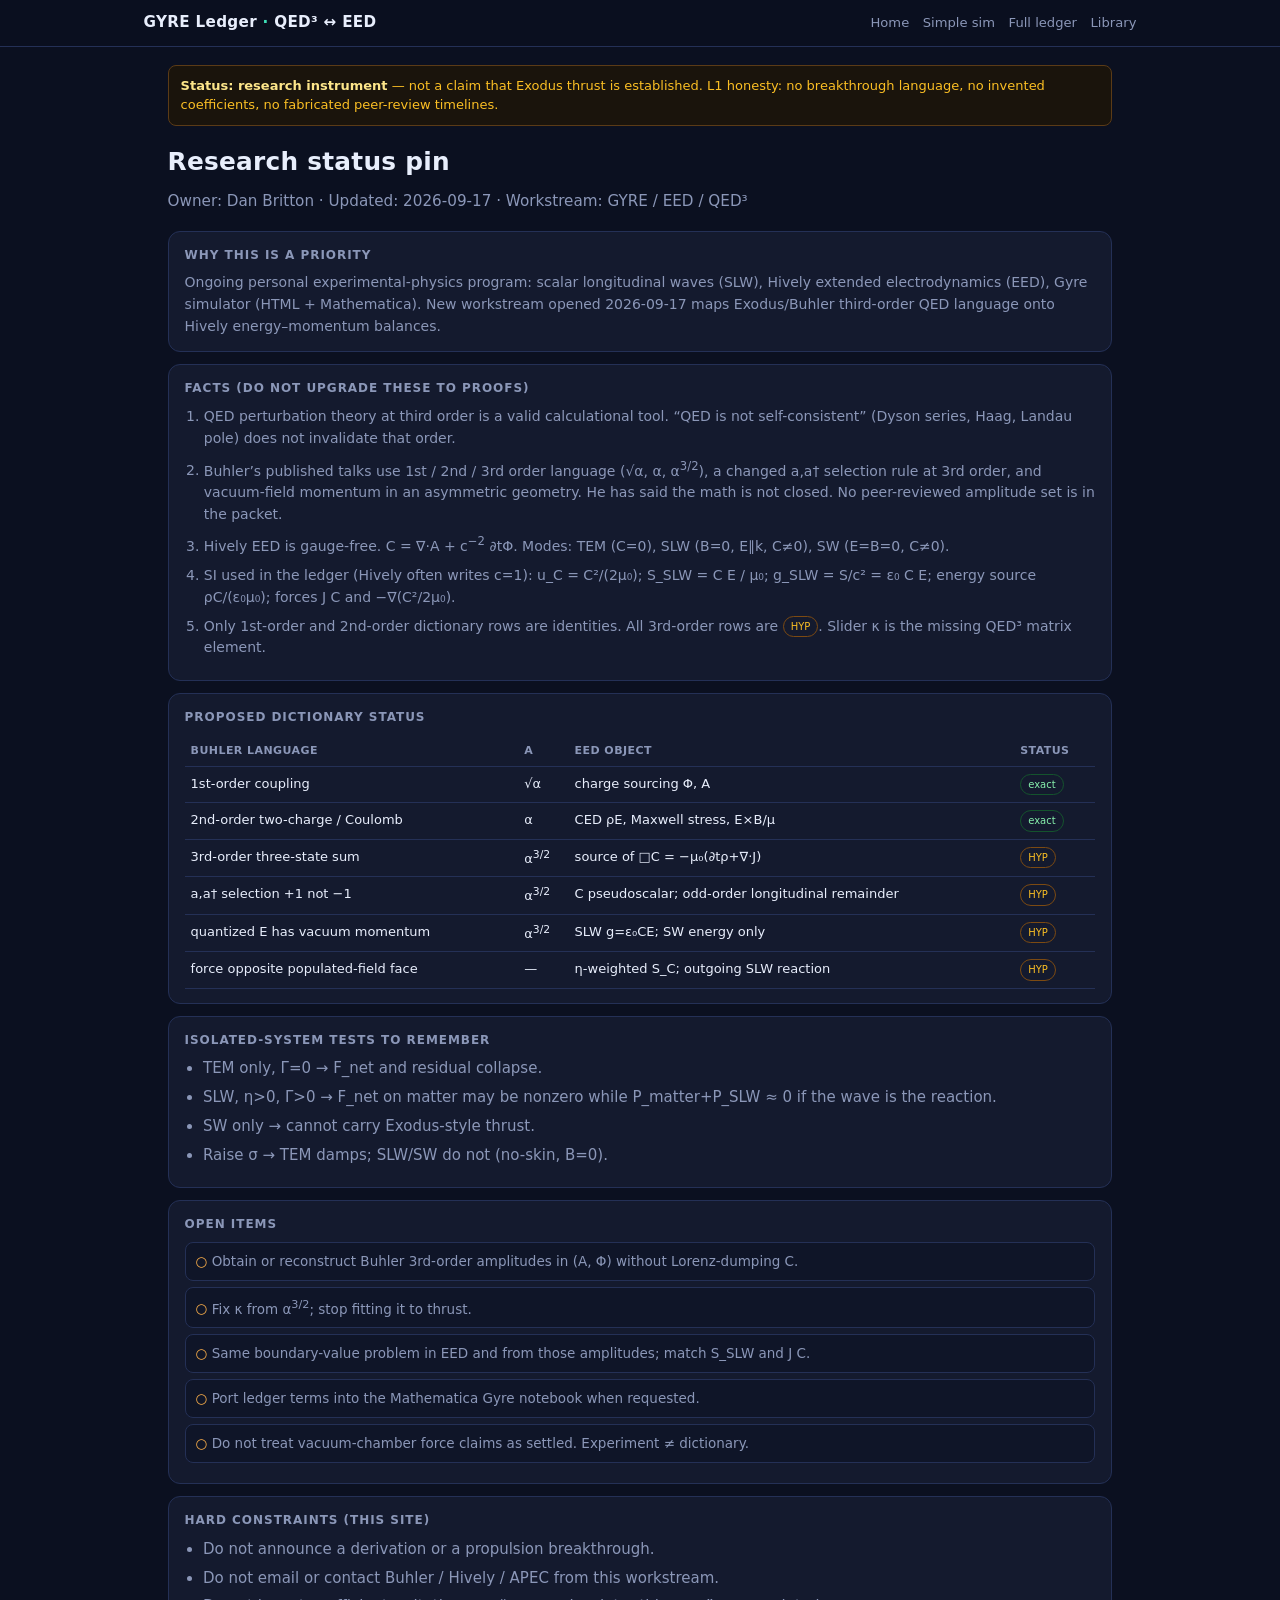
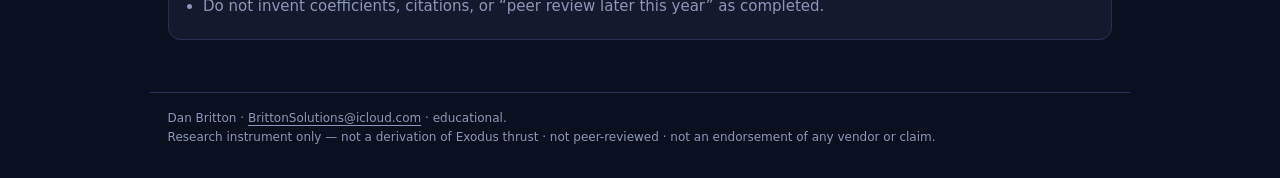
<file: status.html>
<!DOCTYPE html>
<html lang="en">
<head>
<meta charset="UTF-8"/>
<meta name="viewport" content="width=device-width, initial-scale=1"/>
<title>Research status · GYRE Ledger · QED³ ↔ EED</title>
<meta name="description" content="L1 research-status pin: facts vs HYP, open items, and honesty constraints for the GYRE / EED / QED³ workstream."/>
<link rel="stylesheet" href="style.css"/>
</head>
<body>
<div class="sticky"><div class="sticky-inner">
  <a class="brand" href="index.html">GYRE Ledger <span>·</span> QED³ ↔ EED</a>
  <nav class="nav">
    <a href="index.html">Home</a>
    <a href="isolated-600.html">Simple sim</a>
    <a href="ledger.html">Full ledger</a>
    <a href="library.html">Library</a>
  </nav>
</div></div>
<div class="wrap">
  <div class="banner">
    <b>Status: research instrument</b> — not a claim that Exodus thrust is established.
    L1 honesty: no breakthrough language, no invented coefficients, no fabricated peer-review timelines.
  </div>
  <h1>Research status pin</h1>
  <p class="lede">Owner: Dan Britton · Updated: 2026-09-17 · Workstream: GYRE / EED / QED³</p>

  <div class="card">
    <h2>Why this is a priority</h2>
    <p style="margin:0;color:var(--muted);font-size:14px">
      Ongoing personal experimental-physics program: scalar longitudinal waves (SLW), Hively extended electrodynamics (EED),
      Gyre simulator (HTML + Mathematica). New workstream opened 2026-09-17 maps Exodus/Buhler third-order QED language
      onto Hively energy–momentum balances.
    </p>
  </div>

  <div class="card">
    <h2>Facts (do not upgrade these to proofs)</h2>
    <ol style="color:var(--muted);font-size:14px;margin:.2rem 0;padding-left:1.2rem">
      <li style="margin:.45rem 0">QED perturbation theory at third order is a valid calculational tool. “QED is not self-consistent” (Dyson series, Haag, Landau pole) does not invalidate that order.</li>
      <li style="margin:.45rem 0">Buhler’s published talks use 1st / 2nd / 3rd order language (√α, α, α<sup>3/2</sup>), a changed a,a† selection rule at 3rd order, and vacuum-field momentum in an asymmetric geometry. He has said the math is not closed. No peer-reviewed amplitude set is in the packet.</li>
      <li style="margin:.45rem 0">Hively EED is gauge-free. C = ∇·A + c<sup>−2</sup> ∂tΦ. Modes: TEM (C=0), SLW (B=0, E∥k, C≠0), SW (E=B=0, C≠0).</li>
      <li style="margin:.45rem 0">SI used in the ledger (Hively often writes c=1): u_C = C²/(2μ₀); S_SLW = C E / μ₀; g_SLW = S/c² = ε₀ C E; energy source ρC/(ε₀μ₀); forces J C and −∇(C²/2μ₀).</li>
      <li style="margin:.45rem 0">Only 1st-order and 2nd-order dictionary rows are identities. All 3rd-order rows are <span class="tag hyp">HYP</span>. Slider κ is the missing QED³ matrix element.</li>
    </ol>
  </div>

  <div class="card">
    <h2>Proposed dictionary status</h2>
    <table>
      <thead><tr><th>Buhler language</th><th>α</th><th>EED object</th><th>Status</th></tr></thead>
      <tbody>
        <tr><td>1st-order coupling</td><td>√α</td><td>charge sourcing Φ, A</td><td><span class="tag ex">exact</span></td></tr>
        <tr><td>2nd-order two-charge / Coulomb</td><td>α</td><td>CED ρE, Maxwell stress, E×B/μ</td><td><span class="tag ex">exact</span></td></tr>
        <tr><td>3rd-order three-state sum</td><td>α<sup>3/2</sup></td><td>source of □C = −μ₀(∂tρ+∇·J)</td><td><span class="tag hyp">HYP</span></td></tr>
        <tr><td>a,a† selection +1 not −1</td><td>α<sup>3/2</sup></td><td>C pseudoscalar; odd-order longitudinal remainder</td><td><span class="tag hyp">HYP</span></td></tr>
        <tr><td>quantized E has vacuum momentum</td><td>α<sup>3/2</sup></td><td>SLW g=ε₀CE; SW energy only</td><td><span class="tag hyp">HYP</span></td></tr>
        <tr><td>force opposite populated-field face</td><td>—</td><td>η-weighted S_C; outgoing SLW reaction</td><td><span class="tag hyp">HYP</span></td></tr>
      </tbody>
    </table>
  </div>

  <div class="card">
    <h2>Isolated-system tests to remember</h2>
    <ul class="clean">
      <li>TEM only, Γ=0 → F_net and residual collapse.</li>
      <li>SLW, η&gt;0, Γ&gt;0 → F_net on matter may be nonzero while P_matter+P_SLW ≈ 0 if the wave is the reaction.</li>
      <li>SW only → cannot carry Exodus-style thrust.</li>
      <li>Raise σ → TEM damps; SLW/SW do not (no-skin, B=0).</li>
    </ul>
  </div>

  <div class="card">
    <h2>Open items</h2>
    <ul class="checklist">
      <li>Obtain or reconstruct Buhler 3rd-order amplitudes in (A, Φ) without Lorenz-dumping C.</li>
      <li>Fix κ from α<sup>3/2</sup>; stop fitting it to thrust.</li>
      <li>Same boundary-value problem in EED and from those amplitudes; match S_SLW and J C.</li>
      <li>Port ledger terms into the Mathematica Gyre notebook when requested.</li>
      <li>Do not treat vacuum-chamber force claims as settled. Experiment ≠ dictionary.</li>
    </ul>
  </div>

  <div class="card">
    <h2>Hard constraints (this site)</h2>
    <ul class="clean">
      <li>Do not announce a derivation or a propulsion breakthrough.</li>
      <li>Do not email or contact Buhler / Hively / APEC from this workstream.</li>
      <li>Do not invent coefficients, citations, or “peer review later this year” as completed.</li>
    </ul>
  </div>
</div>
<div class="footer">
  Dan Britton · <a href="mailto:BrittonSolutions@icloud.com">BrittonSolutions@icloud.com</a> · educational.<br/>
  Research instrument only — not a derivation of Exodus thrust · not peer-reviewed · not an endorsement of any vendor or claim.
</div>
</body>
</html>
</file>
<file: style.css>
:root{
  --bg:#0b1020; --bg2:#0f1528; --panel:#141a2e; --ink:#e8eefc; --muted:#8b97b8;
  --line:#243056; --ced:#7aa2ff; --eed:#3ee0b8; --qed:#ffb14a;
  --slw:#5eead4; --sw:#c4b5fd; --tem:#60a5fa; --warn:#fb7185;
  --ok:#34d399; --plate:#94a3b8; --banner-bg:#1a140c; --banner-border:#5b3b16;
  --banner-ink:#fbbf24; --max:980px; --radius:12px;
}
*{box-sizing:border-box}
html{scroll-behavior:smooth}
body{
  margin:0;background:var(--bg);color:var(--ink);
  font:15px/1.55 ui-sans-serif,system-ui,-apple-system,Segoe UI,sans-serif;
}
a{color:var(--eed);text-decoration-thickness:1px;text-underline-offset:3px}
a:hover{color:#7ff5d4}
.sticky{
  position:sticky;top:0;z-index:50;
  backdrop-filter:blur(12px);
  background:rgba(11,16,32,.92);
  border-bottom:1px solid var(--line);
}
.sticky-inner{
  max-width:calc(var(--max) + 48px);
  margin:0 auto;padding:.7rem 1.1rem;
  display:flex;flex-wrap:wrap;gap:.55rem 1rem;
  align-items:center;justify-content:space-between;
}
.brand{font-size:.95rem;letter-spacing:.02em;color:var(--ink);text-decoration:none;font-weight:600}
.brand span{color:var(--eed)}
.nav{display:flex;flex-wrap:wrap;gap:.5rem .85rem;font-size:.82rem}
.nav a{color:var(--muted);text-decoration:none}
.nav a:hover,.nav a.active{color:var(--ink)}
.wrap{max-width:var(--max);margin:0 auto;padding:1.1rem 1.1rem 2.5rem}
.banner{
  margin:0 0 1.1rem;padding:10px 12px;
  border:1px solid var(--banner-border);background:var(--banner-bg);
  color:var(--banner-ink);font-size:13px;border-radius:8px;line-height:1.5;
}
.banner b{color:#fde68a}
h1{margin:.2rem 0 .5rem;font-size:1.55rem;letter-spacing:.01em}
h2{margin:1.4rem 0 .55rem;font-size:1.05rem;color:var(--ink)}
h3{margin:1rem 0 .4rem;font-size:.95rem;color:var(--ced)}
.lede{color:var(--muted);font-size:.95rem;margin:0 0 1.1rem;max-width:62ch}
.card{
  background:var(--panel);border:1px solid var(--line);
  border-radius:var(--radius);padding:14px 16px;margin:0 0 12px;
}
.card h2{margin:0 0 8px;font-size:12px;text-transform:uppercase;letter-spacing:.08em;color:var(--muted)}
.grid{display:grid;gap:12px}
@media(min-width:720px){.grid-2{grid-template-columns:1fr 1fr}.grid-3{grid-template-columns:1fr 1fr 1fr}}
.kpi{background:var(--bg2);border:1px solid var(--line);border-radius:8px;padding:10px 12px}
.kpi b{display:block;font-size:1.05rem;margin-top:2px}
.kpi span{color:var(--muted);font-size:11px}
.tag{display:inline-block;font-size:10px;padding:2px 7px;border-radius:999px;border:1px solid var(--line);color:var(--muted);vertical-align:middle}
.tag.hyp{border-color:#7c4a12;color:#fbbf24}
.tag.ex{border-color:#14532d;color:#86efac}
.tag.open{border-color:#334155;color:#94a3b8}
.btn{
  display:inline-block;padding:8px 14px;border-radius:8px;
  background:#12352e;border:1px solid #2a6b5c;color:var(--eed);
  text-decoration:none;font-size:.88rem;font-weight:600;
}
.btn:hover{background:#164a40;color:#b6ffe9}
.btn.ghost{background:transparent;border-color:var(--line);color:var(--muted)}
.btn.ghost:hover{color:var(--ink);border-color:#3a4a78}
ul.clean{margin:.4rem 0;padding-left:1.15rem;color:var(--muted)}
ul.clean li{margin:.35rem 0}
table{width:100%;border-collapse:collapse;font-size:13px}
th,td{padding:7px 6px;border-bottom:1px solid var(--line);text-align:left;vertical-align:top}
th{color:var(--muted);font-weight:600;font-size:11px;text-transform:uppercase;letter-spacing:.04em}
.eq{
  background:var(--bg2);border:1px solid var(--line);border-radius:8px;
  padding:10px 12px;margin:.6rem 0;overflow-x:auto;
  font-family:ui-monospace,SFMono-Regular,Menlo,monospace;font-size:12.5px;color:var(--slw);
  line-height:1.55;
}
.lib-card h3{margin:0 0 6px;font-size:1rem;color:var(--ink)}
.lib-card .meta{color:var(--muted);font-size:12px;margin:0 0 8px}
.lib-card p{margin:0;color:var(--muted);font-size:13.5px}
.footer{
  max-width:var(--max);margin:0 auto;padding:0 1.1rem 2rem;
  color:var(--muted);font-size:12px;border-top:1px solid var(--line);padding-top:1rem;
}
.footer a{color:var(--muted)}
.checklist{list-style:none;padding:0;margin:0}
.checklist li{
  padding:8px 10px;margin:0 0 6px;background:var(--bg2);
  border:1px solid var(--line);border-radius:8px;font-size:13.5px;color:var(--muted);
}
.checklist li::before{content:"○ ";color:var(--qed)}
.note{font-size:12.5px;color:var(--muted);margin-top:.6rem}
</file>
